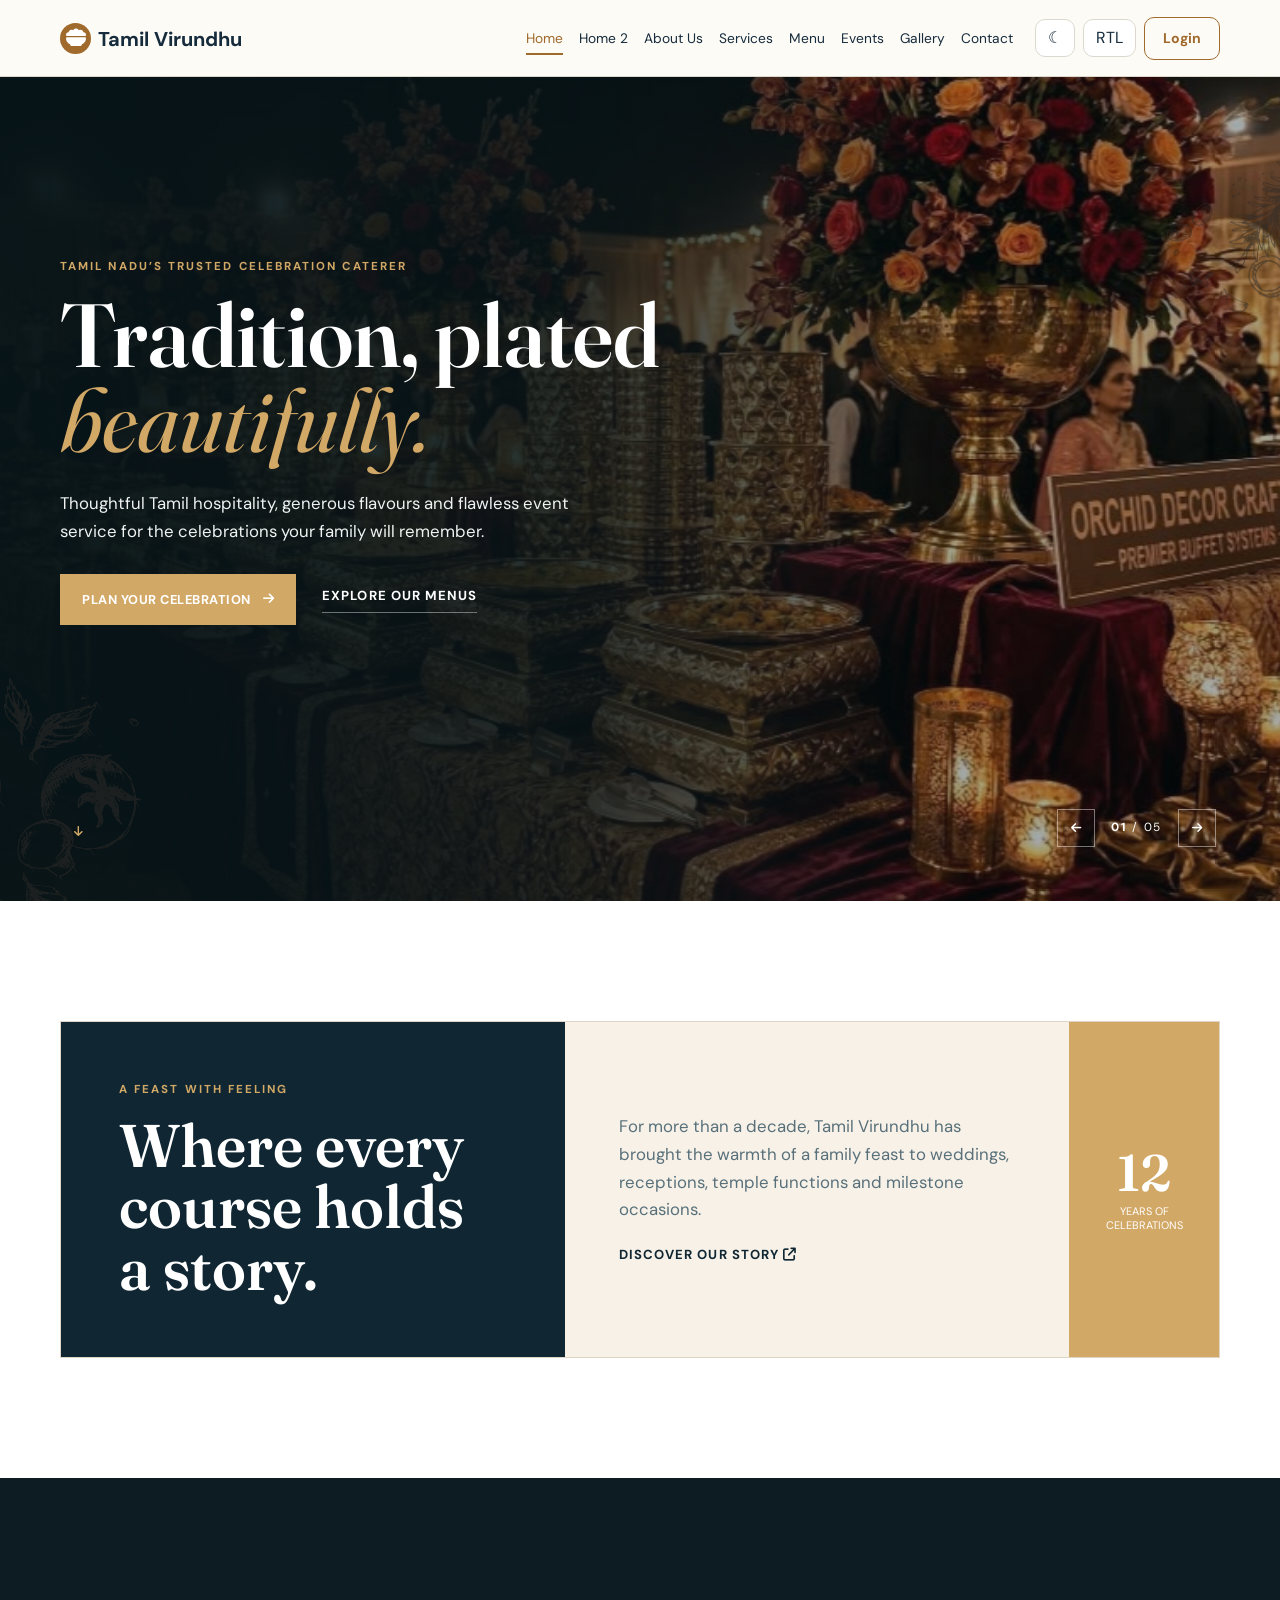
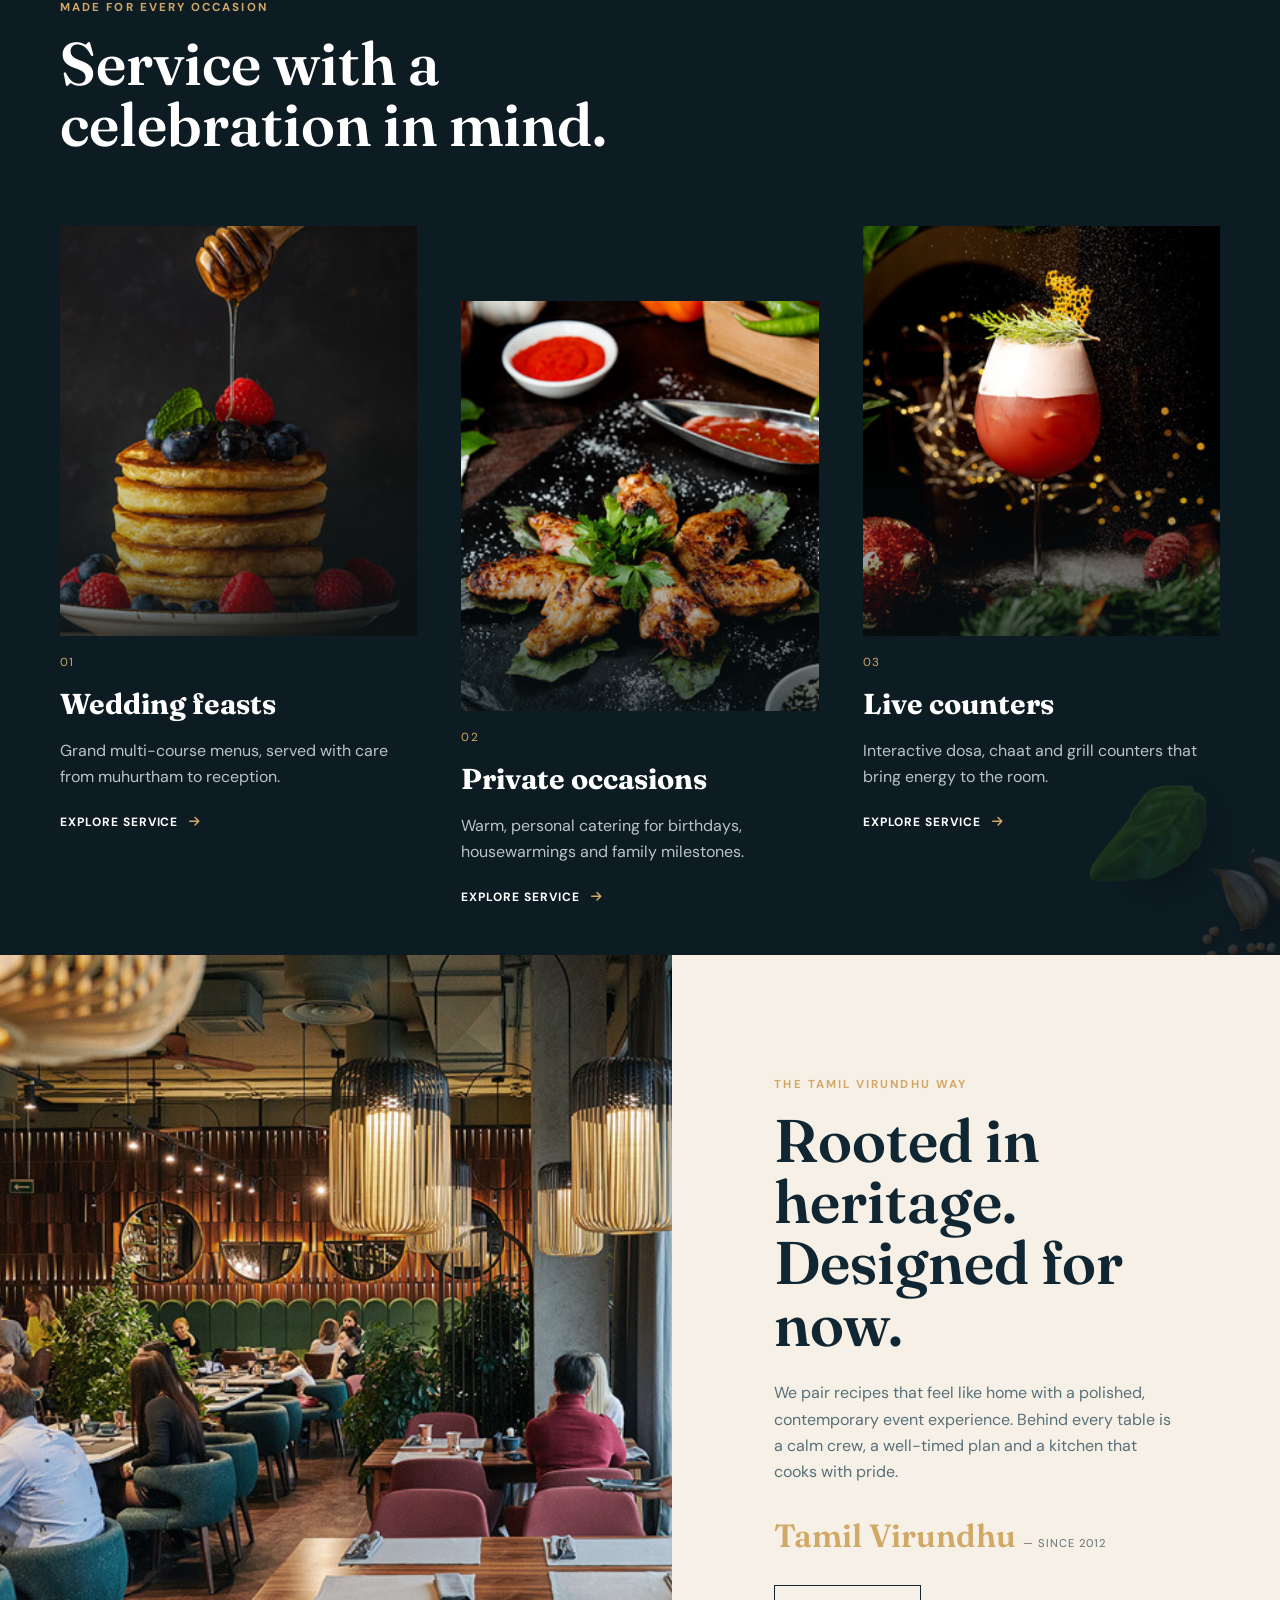
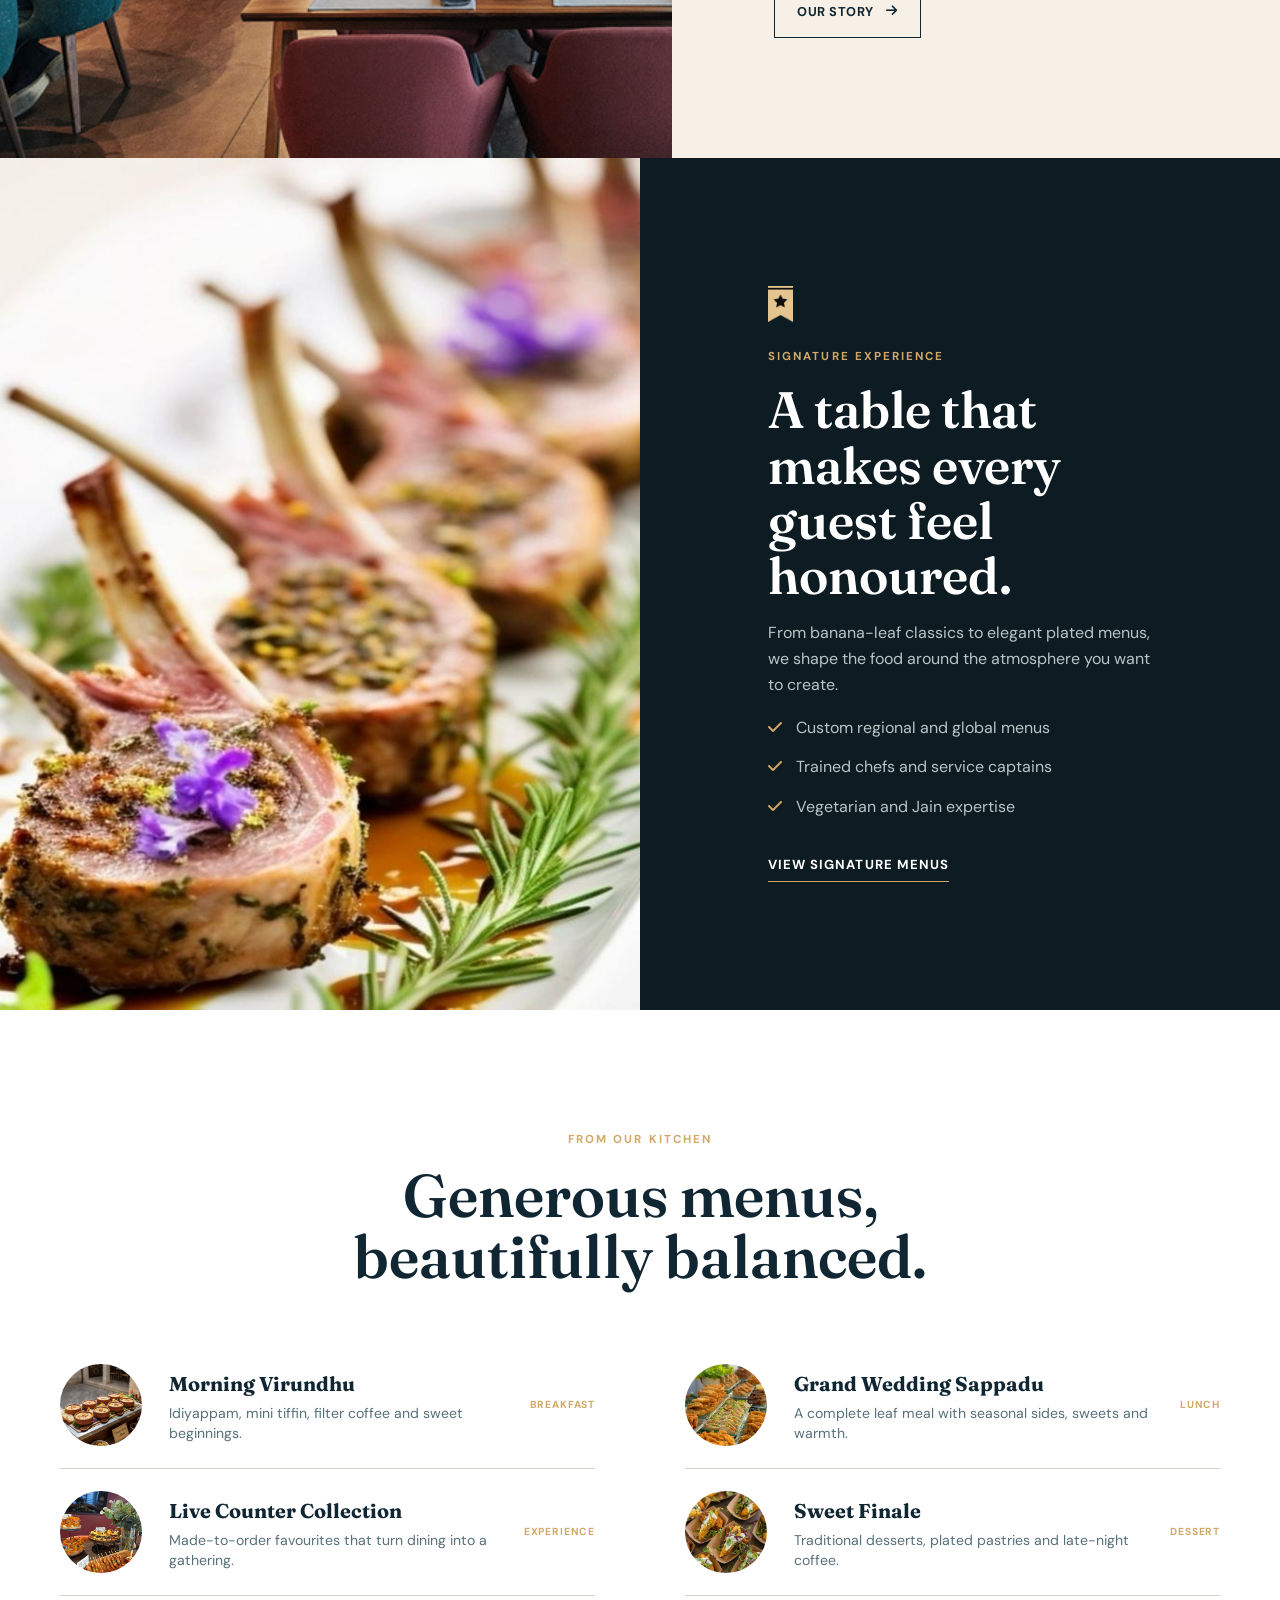
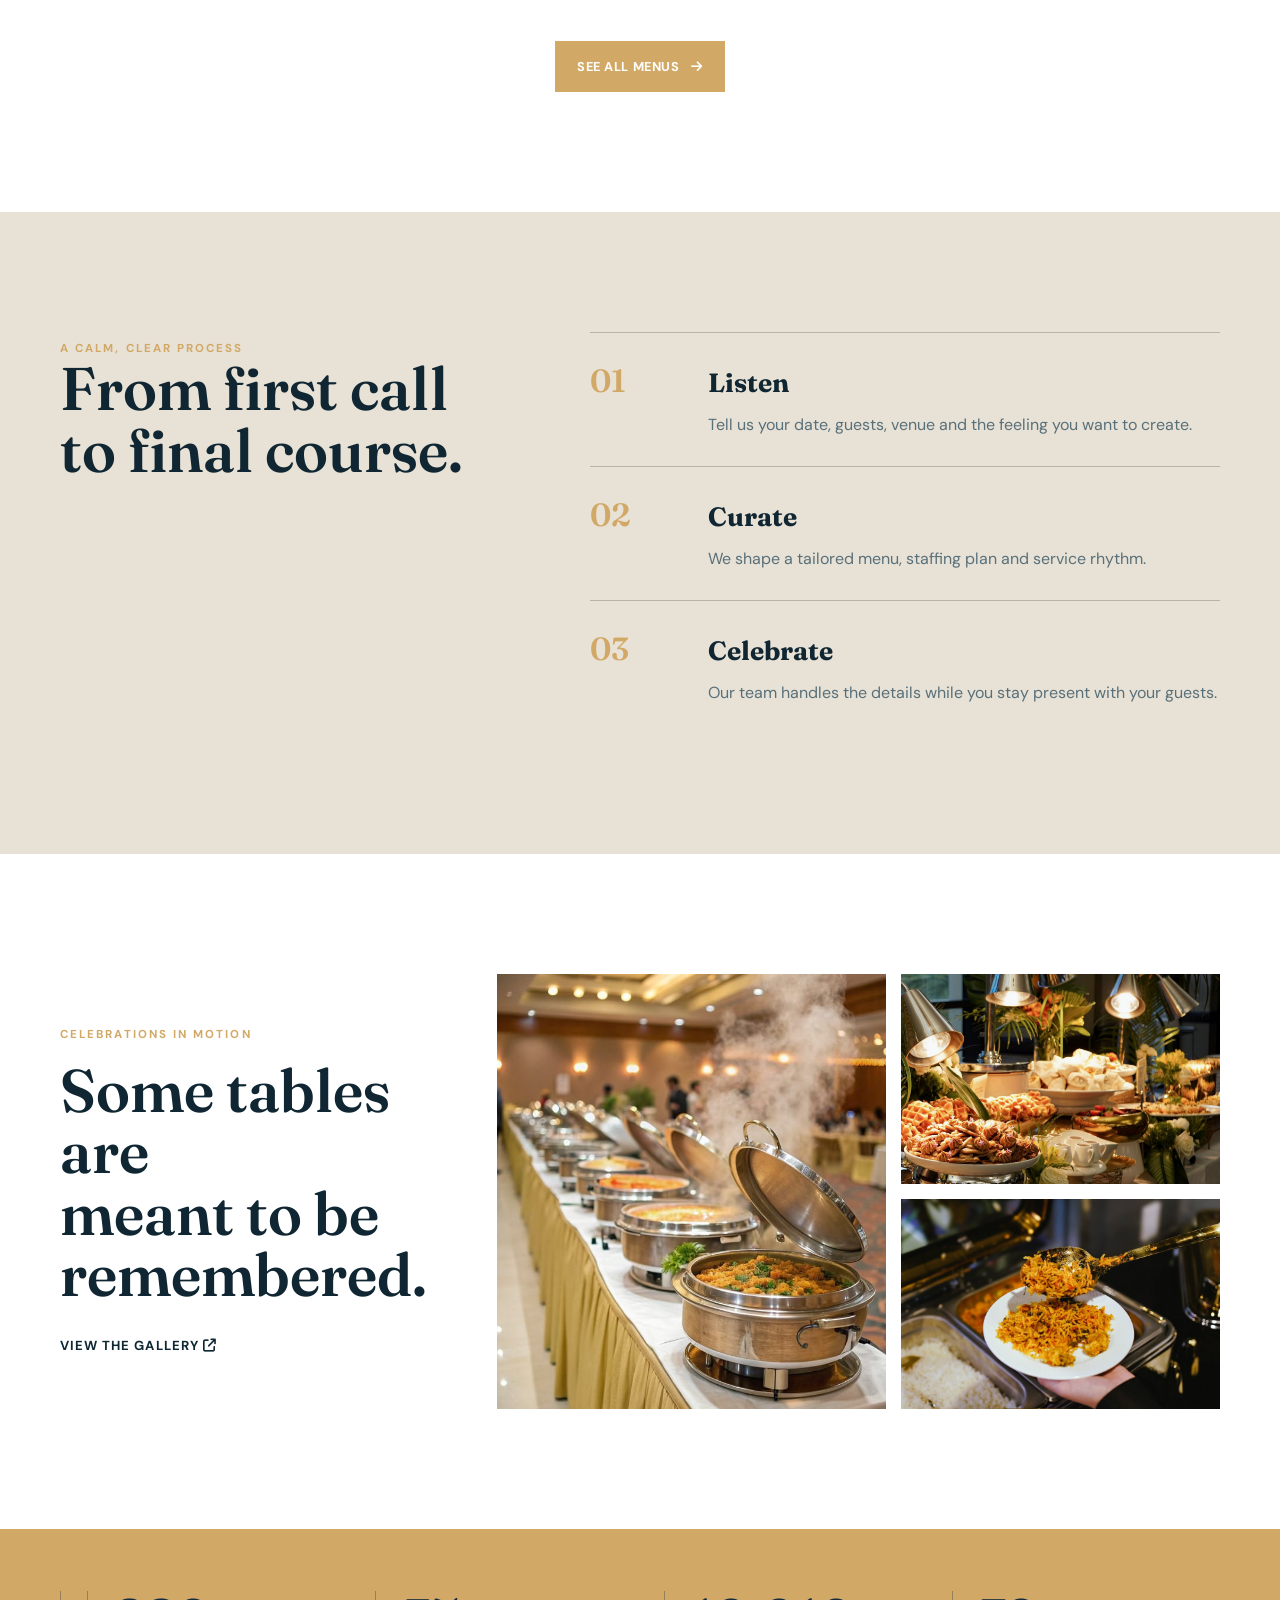
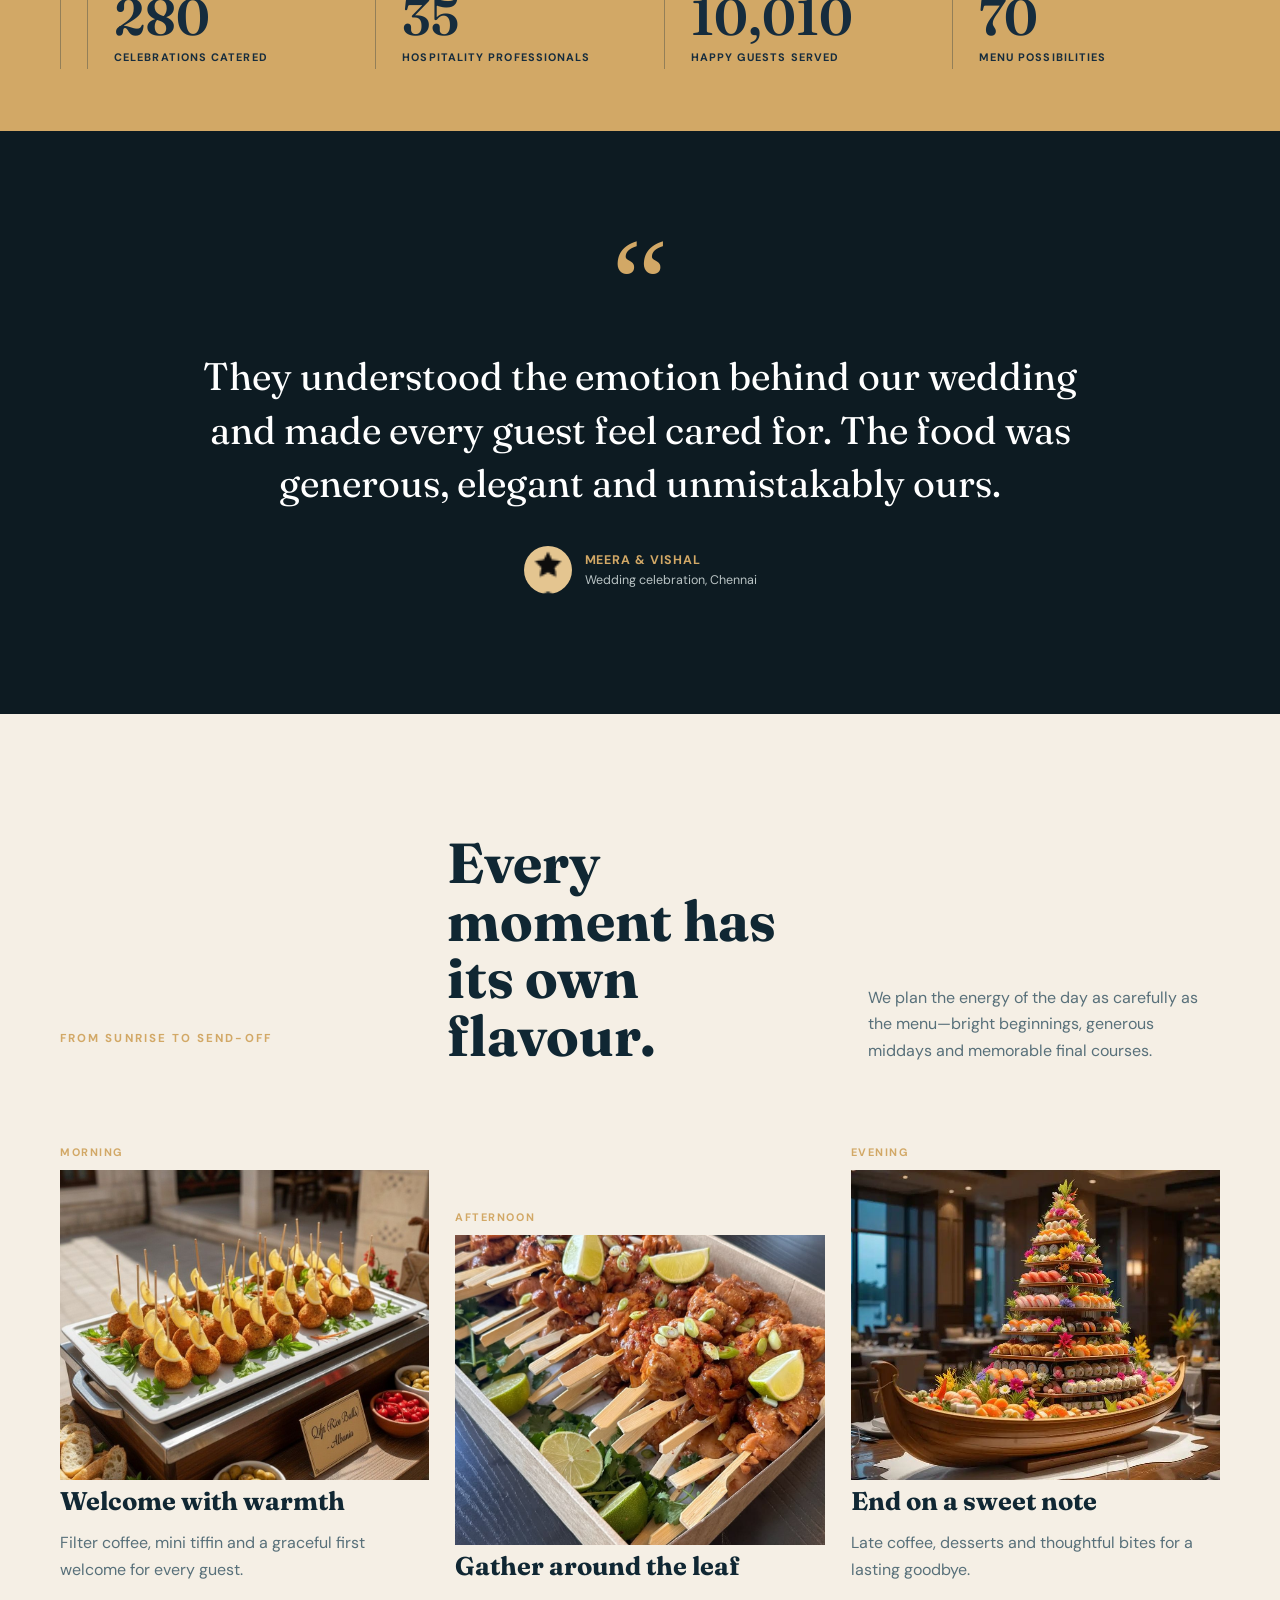
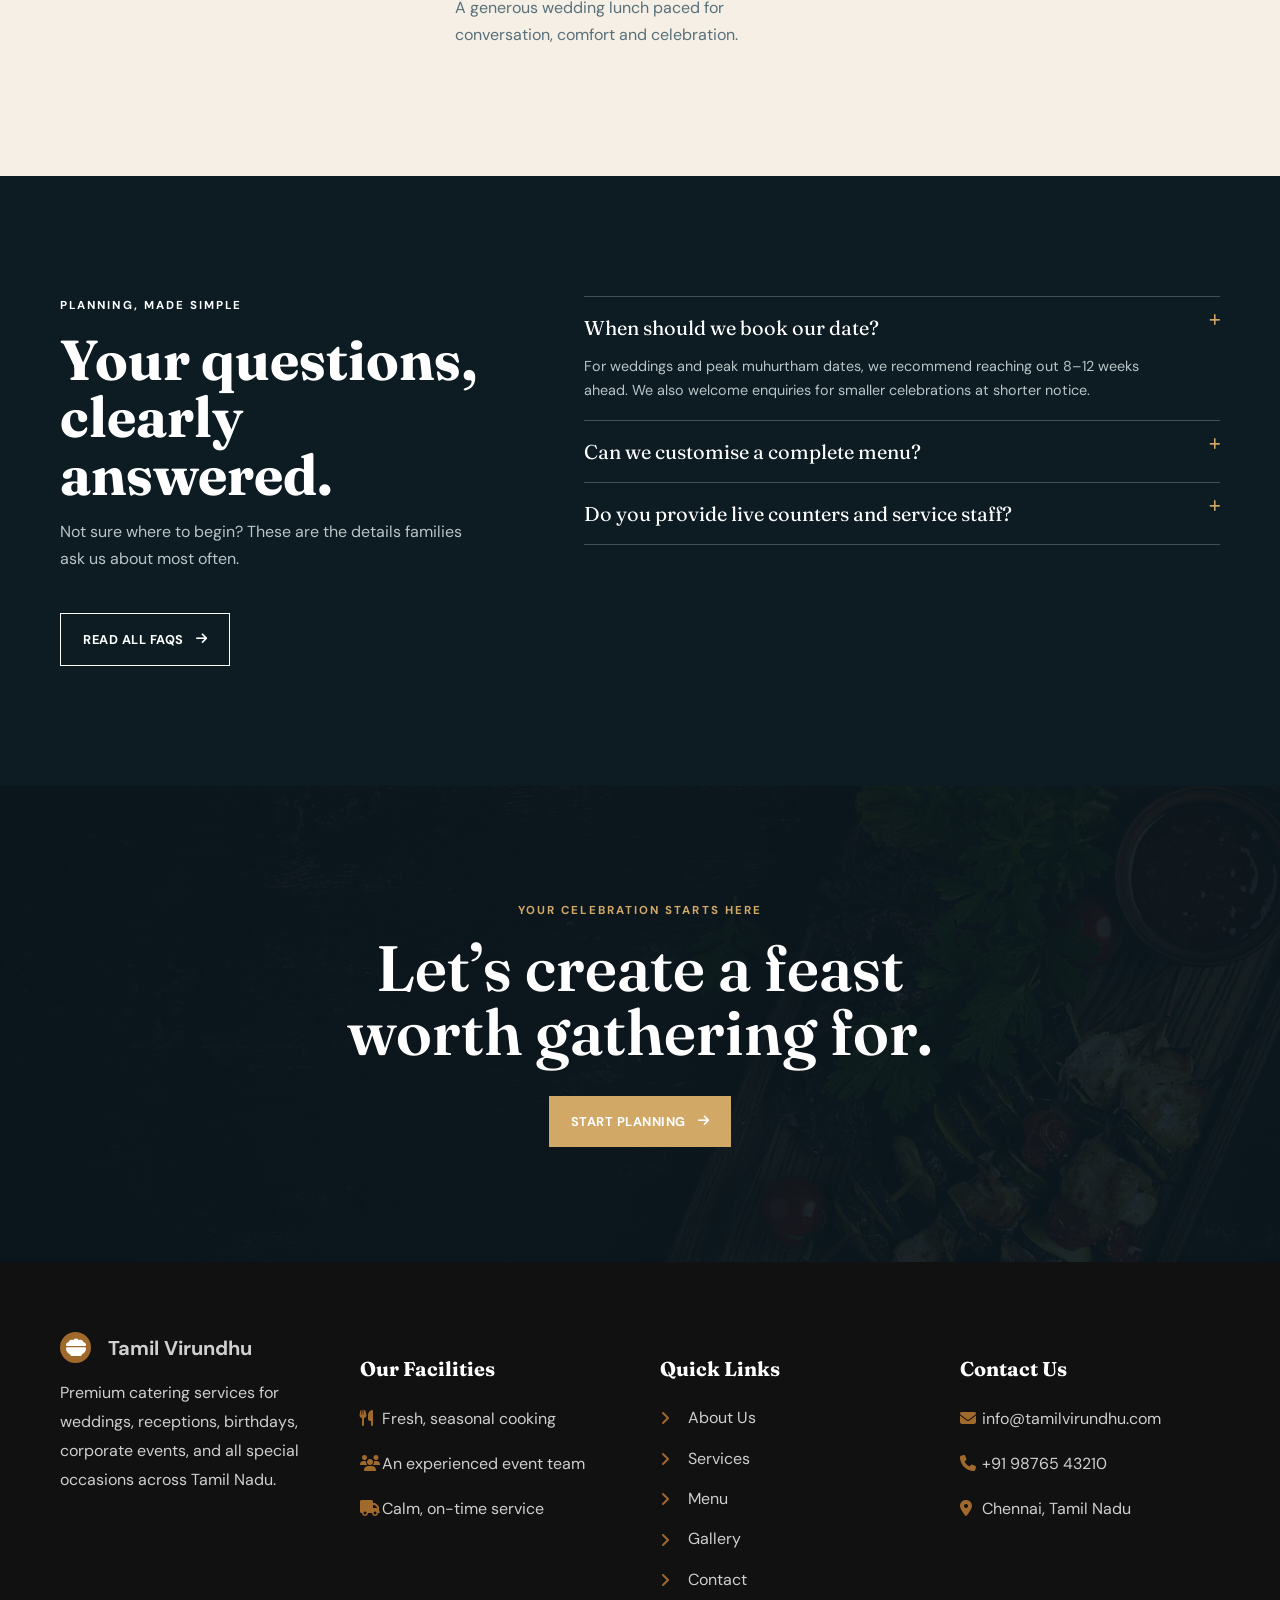
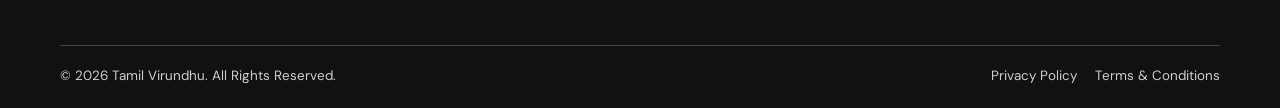
<file: index.html>
<!doctype html>
<html lang="en"><head>
    <meta charset="utf-8">
    <meta name="viewport" content="width=device-width,initial-scale=1">

    <title>Tamil Virundhu | Premium Wedding & Event Catering</title>

    <!-- Favicon -->
    <link rel="icon" type="image/svg+xml" href="assets/images/favicon.svg">
    <link rel="shortcut icon" href="assets/images/favicon.svg">

    <meta name="description" content="Tamil Virundhu creates unforgettable wedding and event catering experiences across Tamil Nadu.">

    <link rel="preconnect" href="https://fonts.googleapis.com">
    <link rel="preconnect" href="https://fonts.gstatic.com" crossorigin>

    <link href="https://fonts.googleapis.com/css2?family=DM+Sans:wght@400;500;600;700&family=Fraunces:opsz,wght@9..144,600;9..144,700&display=swap" rel="stylesheet">

    <link rel="stylesheet" href="https://cdnjs.cloudflare.com/ajax/libs/font-awesome/6.7.2/css/all.min.css">

    <link rel="stylesheet" href="assets/css/style.css">
    <link rel="stylesheet" href="assets/css/responsive.css">
</head>
<body class="page-index retreat-home"><div id="site-header"></div><main>
  <section class="retreat-hero" aria-label="Tamil Virundhu introduction">
    <div class="retreat-slide active">
      <img src="assets/images/hero/hero1.jpg" alt="Tamil wedding catering spread">
    </div><div class="retreat-slide"><img src="assets/images/hero/hero4.jpg" alt="Elegant wedding feast"></div><div class="retreat-slide"><img src="assets/images/hero/hero6.jpg" alt="Catering service at celebration"></div><div class="retreat-slide"><img src="assets/images/hero/hero8.jpg" alt="Premium event dining"></div><div class="retreat-slide"><img src="assets/images/hero/hero10.jpg" alt="Traditional Tamil food presentation"></div>
    <div class="retreat-hero-shade"></div><img class="retreat-leaf retreat-leaf-left" src="assets/images/gallery/shape-1.png" alt="" aria-hidden="true"><img class="retreat-leaf retreat-leaf-right" src="assets/images/gallery/shape-2.png" alt="" aria-hidden="true">
    <div class="wrap retreat-hero-copy"><p class="retreat-kicker">Tamil Nadu’s trusted celebration caterer</p><h1>Tradition, plated<br><em>beautifully.</em></h1><p>Thoughtful Tamil hospitality, generous flavours and flawless event service for the celebrations your family will remember.</p><div class="retreat-actions"><a class="retreat-button" href="contact.html">Plan your celebration <i class="fa-solid fa-arrow-right"></i></a><a class="retreat-text-link" href="menu.html">Explore our menus</a></div></div>
    <div class="retreat-hero-controls"><button type="button" data-hero-prev aria-label="Previous slide"><i class="fa-solid fa-arrow-left"></i></button><span><b data-hero-count>01</b> / 05</span><button type="button" data-hero-next aria-label="Next slide"><i class="fa-solid fa-arrow-right"></i></button></div><a class="retreat-scroll" href="#welcome"><i class="fa-solid fa-arrow-down"></i></a>
  </section>
  <section id="welcome" class="retreat-intro section"><div class="wrap retreat-intro-grid"><div class="retreat-intro-lead"><p class="retreat-kicker">A feast with feeling</p><h2>Where every<br>course holds a story.</h2></div><div class="retreat-intro-copy"><p>For more than a decade, Tamil Virundhu has brought the warmth of a family feast to weddings, receptions, temple functions and milestone occasions.</p><a class="retreat-arrow-link" href="about.html">Discover our story <i class="fa-solid fa-arrow-up-right-from-square"></i></a></div><div class="retreat-intro-seal"><strong>12</strong><span>years of<br>celebrations</span></div></div></section>
  <section class="retreat-services section"><img class="retreat-side-pattern" src="assets/images/gallery/shape-3.png" alt="" aria-hidden="true"><div class="wrap"><div class="retreat-heading"><p class="retreat-kicker">Made for every occasion</p><h2>Service with a<br>celebration in mind.</h2></div><div class="retreat-service-grid"><article><figure><img loading="lazy" src="assets/images/gallery/service-1.jpg" alt="Wedding catering service"></figure><span>01</span><h3>Wedding feasts</h3><p>Grand multi-course menus, served with care from muhurtham to reception.</p><a href="services.html">Explore service <i class="fa-solid fa-arrow-right"></i></a></article><article><figure><img loading="lazy" src="assets/images/gallery/service-2.jpg" alt="Private event dining"></figure><span>02</span><h3>Private occasions</h3><p>Warm, personal catering for birthdays, housewarmings and family milestones.</p><a href="services.html">Explore service <i class="fa-solid fa-arrow-right"></i></a></article><article><figure><img loading="lazy" src="assets/images/gallery/service-3.jpg" alt="Live food counter"></figure><span>03</span><h3>Live counters</h3><p>Interactive dosa, chaat and grill counters that bring energy to the room.</p><a href="services.html">Explore service <i class="fa-solid fa-arrow-right"></i></a></article></div></div></section>
  <section class="retreat-story"><div class="retreat-story-photo"><img loading="lazy" src="assets/images/gallery/about-banner.jpg" alt="Tamil Virundhu chef preparing a celebration meal"><img class="retreat-story-inset" loading="lazy" src="assets/images/gallery/about-abs-image.jpg" alt="Freshly prepared food"></div><div class="retreat-story-copy"><p class="retreat-kicker">The Tamil Virundhu way</p><h2>Rooted in heritage.<br>Designed for now.</h2><p>We pair recipes that feel like home with a polished, contemporary event experience. Behind every table is a calm crew, a well-timed plan and a kitchen that cooks with pride.</p><div class="retreat-signature">Tamil Virundhu <small>— since 2012</small></div><a class="retreat-button retreat-button-light" href="about.html">Our story <i class="fa-solid fa-arrow-right"></i></a></div></section>
  <section class="retreat-special"><div class="retreat-special-image"><img loading="lazy" src="assets/images/gallery/special-dish-banner.jpg" alt="Signature catered dish"></div><div class="retreat-special-copy"><img src="assets/images/gallery/badge-1.png" alt="" aria-hidden="true"><p class="retreat-kicker">Signature experience</p><h2>A table that makes every guest feel honoured.</h2><p>From banana-leaf classics to elegant plated menus, we shape the food around the atmosphere you want to create.</p><ul><li><i class="fa-solid fa-check"></i> Custom regional and global menus</li><li><i class="fa-solid fa-check"></i> Trained chefs and service captains</li><li><i class="fa-solid fa-check"></i> Vegetarian and Jain expertise</li></ul><a class="retreat-text-link" href="menu.html">View signature menus</a></div></section>
  <section class="retreat-menu section"><div class="wrap"><div class="retreat-heading retreat-heading-center"><p class="retreat-kicker">From our kitchen</p><h2>Generous menus,<br>beautifully balanced.</h2></div><div class="retreat-menu-list"><article><img loading="lazy" src="assets/images/menu/m1.jpg" alt="Traditional breakfast menu"><div><h3>Morning Virundhu</h3><p>Idiyappam, mini tiffin, filter coffee and sweet beginnings.</p></div><span>Breakfast</span></article><article><img loading="lazy" src="assets/images/menu/m6.jpg" alt="Tamil wedding lunch"><div><h3>Grand Wedding Sappadu</h3><p>A complete leaf meal with seasonal sides, sweets and warmth.</p></div><span>Lunch</span></article><article><img loading="lazy" src="assets/images/menu/m12.jpg" alt="Live counter menu"><div><h3>Live Counter Collection</h3><p>Made-to-order favourites that turn dining into a gathering.</p></div><span>Experience</span></article><article><img loading="lazy" src="assets/images/menu/m18.jpg" alt="Dessert menu"><div><h3>Sweet Finale</h3><p>Traditional desserts, plated pastries and late-night coffee.</p></div><span>Dessert</span></article></div><a class="retreat-button retreat-menu-button" href="menu.html">See all menus <i class="fa-solid fa-arrow-right"></i></a></div></section>
  <section class="retreat-process section"><div class="wrap"><div class="retreat-process-title"><p class="retreat-kicker">A calm, clear process</p><h2>From first call<br>to final course.</h2></div><ol><li><b>01</b><div><h3>Listen</h3><p>Tell us your date, guests, venue and the feeling you want to create.</p></div></li><li><b>02</b><div><h3>Curate</h3><p>We shape a tailored menu, staffing plan and service rhythm.</p></div></li><li><b>03</b><div><h3>Celebrate</h3><p>Our team handles the details while you stay present with your guests.</p></div></li></ol></div></section>
  <section class="retreat-gallery section"><div class="wrap"><div class="retreat-gallery-title"><p class="retreat-kicker">Celebrations in motion</p><h2>Some tables are<br>meant to be remembered.</h2><a class="retreat-arrow-link" href="gallery.html">View the gallery <i class="fa-solid fa-arrow-up-right-from-square"></i></a></div><div class="retreat-gallery-grid"><img loading="lazy" src="assets/images/gallery/g1.jpg" alt="Wedding dining scene"><img loading="lazy" src="assets/images/gallery/g4.jpg" alt="Catered celebration"><img loading="lazy" src="assets/images/gallery/g8.jpg" alt="Food styling"></div></div></section>
  <section class="retreat-proof"><div class="wrap"><div><strong data-count="500">500</strong><span>celebrations catered</span></div><div><strong data-count="50">50</strong><span>hospitality professionals</span></div><div><strong data-count="20000">20,000</strong><span>happy guests served</span></div><div><strong data-count="100">100</strong><span>menu possibilities</span></div></div></section>
  <section class="retreat-testimonial section"><div class="wrap"><p class="retreat-quote-mark">“</p><blockquote>They understood the emotion behind our wedding and made every guest feel cared for. The food was generous, elegant and unmistakably ours.</blockquote><div class="retreat-guest"><img loading="lazy" src="assets/images/gallery/badge-1.png" alt="Client portrait"><div><strong>Meera &amp; Vishal</strong><span>Wedding celebration, Chennai</span></div></div></div></section>
  <section class="retreat-daypart section"><div class="wrap"><div class="retreat-daypart-head"><p class="retreat-kicker">From sunrise to send-off</p><h2>Every moment has<br>its own flavour.</h2><p>We plan the energy of the day as carefully as the menu—bright beginnings, generous middays and memorable final courses.</p></div><div class="retreat-daypart-track"><article><span>Morning</span><img loading="lazy" src="assets/images/menu/m2.jpg" alt="Traditional Tamil breakfast"><h3>Welcome with warmth</h3><p>Filter coffee, mini tiffin and a graceful first welcome for every guest.</p></article><article><span>Afternoon</span><img loading="lazy" src="assets/images/menu/m9.jpg" alt="Traditional lunch feast"><h3>Gather around the leaf</h3><p>A generous wedding lunch paced for conversation, comfort and celebration.</p></article><article><span>Evening</span><img loading="lazy" src="assets/images/menu/m16.jpg" alt="Evening dessert service"><h3>End on a sweet note</h3><p>Late coffee, desserts and thoughtful bites for a lasting goodbye.</p></article></div></div></section>
  
  <section class="retreat-faq section"><div class="wrap"><div><p class="retreat-kicker">Planning, made simple</p><h2>Your questions,<br>clearly answered.</h2><p>Not sure where to begin? These are the details families ask us about most often.</p><a class="retreat-button retreat-button-light" href="faq.html">Read all FAQs <i class="fa-solid fa-arrow-right"></i></a></div><div class="retreat-accordions"><details open><summary>When should we book our date?<i class="fa-solid fa-plus"></i></summary><p>For weddings and peak muhurtham dates, we recommend reaching out 8–12 weeks ahead. We also welcome enquiries for smaller celebrations at shorter notice.</p></details><details><summary>Can we customise a complete menu?<i class="fa-solid fa-plus"></i></summary><p>Yes. Your menu is shaped around the event style, guest profile, family favourites and dietary requirements.</p></details><details><summary>Do you provide live counters and service staff?<i class="fa-solid fa-plus"></i></summary><p>Yes. We can provide chefs, live counters, service captains, trained floor staff and a complete event food plan.</p></details></div></div></section>
  <section class="retreat-cta"><div class="wrap"><p class="retreat-kicker">Your celebration starts here</p><h2>Let’s create a feast<br>worth gathering for.</h2><a class="retreat-button" href="contact.html">Start planning <i class="fa-solid fa-arrow-right"></i></a></div></section>
</main><div id="site-footer"></div><script src="assets/js/script.js"></script><script>
  (async()=>{const load=async(id,file)=>{const slot=document.querySelector(id);if(!slot)return;try{const r=await fetch(file);if(!r.ok)throw Error();slot.innerHTML=await r.text();}catch{slot.remove();}};await Promise.all([load('#site-header','components/header.html'),load('#site-footer','components/footer.html')]);const toggle=document.querySelector('#menuToggle');toggle?.addEventListener('click',()=>document.body.classList.toggle('nav-open'));document.querySelectorAll('.links a').forEach(a=>a.classList.toggle('active',a.getAttribute('href')==='index.html'));window.initSitePreferences();const slides=[...document.querySelectorAll('.retreat-slide')];let current=0;const go=step=>{slides[current].classList.remove('active');current=(current+step+slides.length)%slides.length;slides[current].classList.add('active');document.querySelector('[data-hero-count]').textContent=String(current+1).padStart(2,'0');};document.querySelector('[data-hero-next]')?.addEventListener('click',()=>go(1));document.querySelector('[data-hero-prev]')?.addEventListener('click',()=>go(-1));setInterval(()=>go(1),6500);const countObserver=new IntersectionObserver(entries=>entries.forEach(e=>{if(!e.isIntersecting)return;const el=e.target,total=Number(el.dataset.count);let n=0;const tick=()=>{n=Math.min(total,n+Math.ceil(total/70));el.textContent=n.toLocaleString();if(n<total)requestAnimationFrame(tick);};tick();countObserver.unobserve(el);}),{threshold:.65});document.querySelectorAll('[data-count]').forEach(el=>countObserver.observe(el));})();
</script></body></html>
</file>
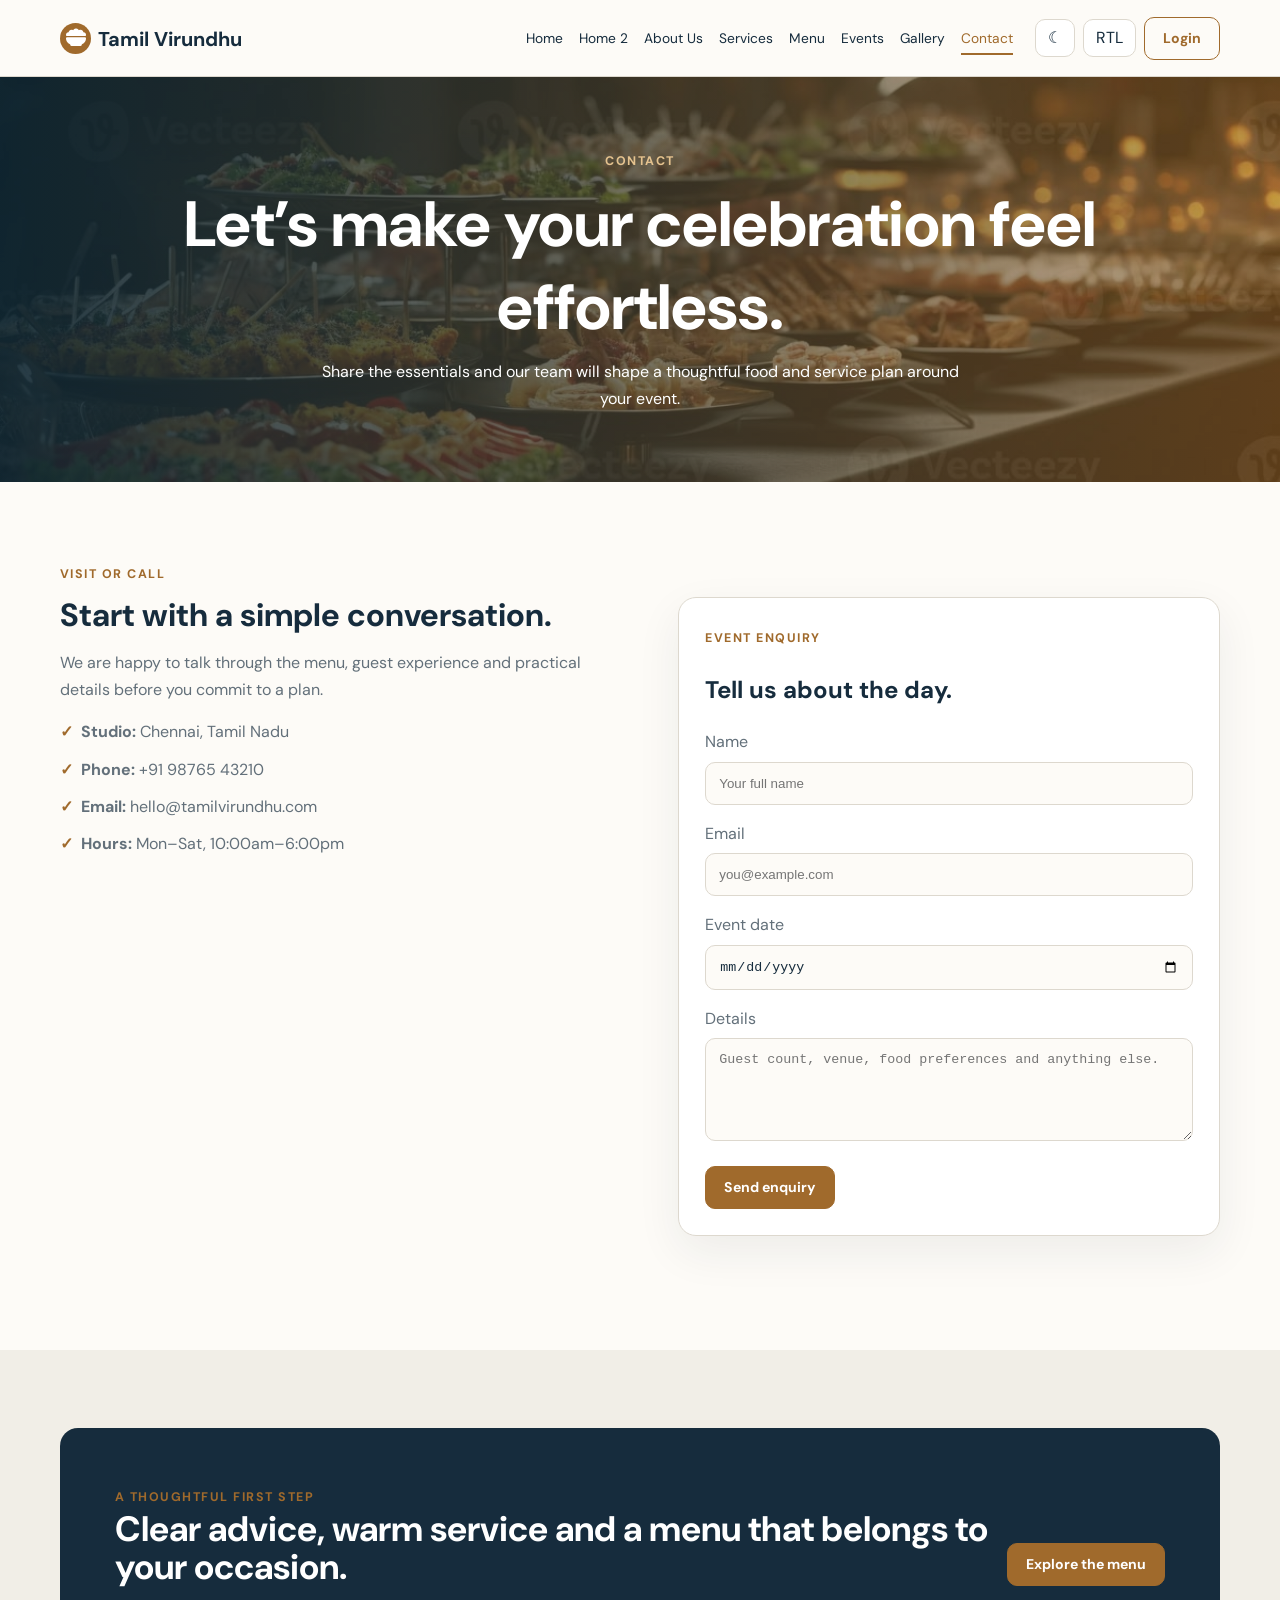
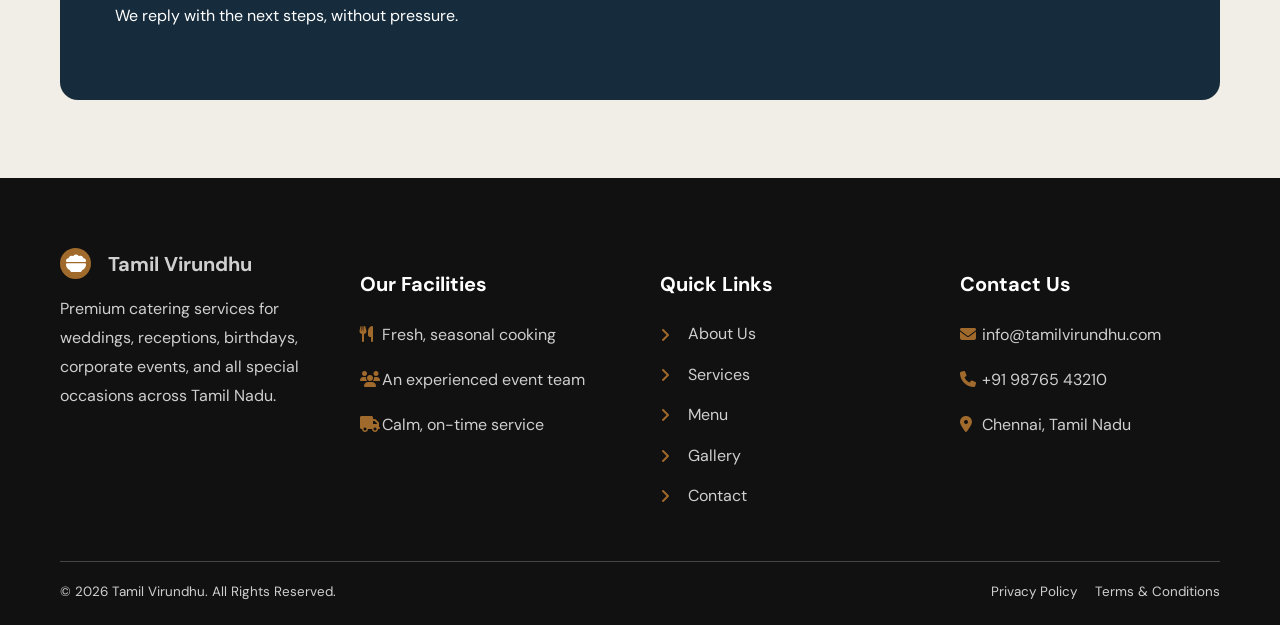
<file: contact.html>
<!doctype html>
<html lang="en"><head><meta charset="utf-8"><meta name="viewport" content="width=device-width, initial-scale=1"><title>Contact | Tamil Virundhu</title><meta name="description" content="Contact Tamil Virundhu to plan your catering event."><link rel="preconnect" href="https://fonts.googleapis.com"><link rel="preconnect" href="https://fonts.gstatic.com" crossorigin><link href="https://fonts.googleapis.com/css2?family=DM+Sans:wght@400;500;600;700&display=swap" rel="stylesheet"><link rel="stylesheet" href="https://cdnjs.cloudflare.com/ajax/libs/font-awesome/6.7.2/css/all.min.css"><link rel="stylesheet" href="assets/css/style.css"><link rel="stylesheet" href="assets/css/responsive.css"></head>
<body><div id="site-header"></div><main><section class="page-hero"><div class="wrap"><span class="eyebrow">Contact</span><h1>Let’s make your celebration feel effortless.</h1><p>Share the essentials and our team will shape a thoughtful food and service plan around your event.</p></div></section>
<section class="section"><div class="wrap split"><div><span class="eyebrow">Visit or call</span><h2 class="section-title">Start with a simple conversation.</h2><p>We are happy to talk through the menu, guest experience and practical details before you commit to a plan.</p><ul class="list"><li><strong>Studio:</strong> Chennai, Tamil Nadu</li><li><strong>Phone:</strong> +91 98765 43210</li><li><strong>Email:</strong> hello@tamilvirundhu.com</li><li><strong>Hours:</strong> Mon–Sat, 10:00am–6:00pm</li></ul><iframe class="map-frame" title="Tamil Virundhu location in Chennai" src="https://www.google.com/maps?q=Chennai%20Tamil%20Nadu&output=embed" loading="lazy"></iframe></div><form class="form-card card"><span class="eyebrow">Event enquiry</span><h2>Tell us about the day.</h2><label>Name<input class="field" name="name" required placeholder="Your full name"></label><label>Email<input class="field" name="email" type="email" required placeholder="you@example.com"></label><label>Event date<input class="field" name="date" type="date"></label><label>Details<textarea class="field" name="details" rows="5" placeholder="Guest count, venue, food preferences and anything else."></textarea></label><button class="button primary" type="submit">Send enquiry</button></form></div></section>
<section class="section alt"><div class="wrap cta"><div><span class="eyebrow">A thoughtful first step</span><h2>Clear advice, warm service and a menu that belongs to your occasion.</h2><p>We reply with the next steps, without pressure.</p></div><a class="button primary" href="menu.html">Explore the menu</a></div></section></main><div id="site-footer"></div><script src="assets/js/script.js"></script><script>
  (async () => { const load=async(id,file)=>{const slot=document.querySelector(id);if(!slot)return;try{const response=await fetch(file);if(!response.ok)throw new Error();slot.innerHTML=await response.text();}catch{slot.remove();}};await Promise.all([load('#site-header','components/header.html'),load('#site-footer','components/footer.html')]);const button=document.querySelector('#menuToggle');button?.addEventListener('click',()=>{const open=document.body.classList.toggle('nav-open');button.setAttribute('aria-expanded',open);});document.querySelectorAll('.links a').forEach(link=>{if(link.getAttribute('href')==='contact.html'){link.classList.add('active');link.setAttribute('aria-current','page');}});window.initSitePreferences();})();
</script></body></html>
</file>
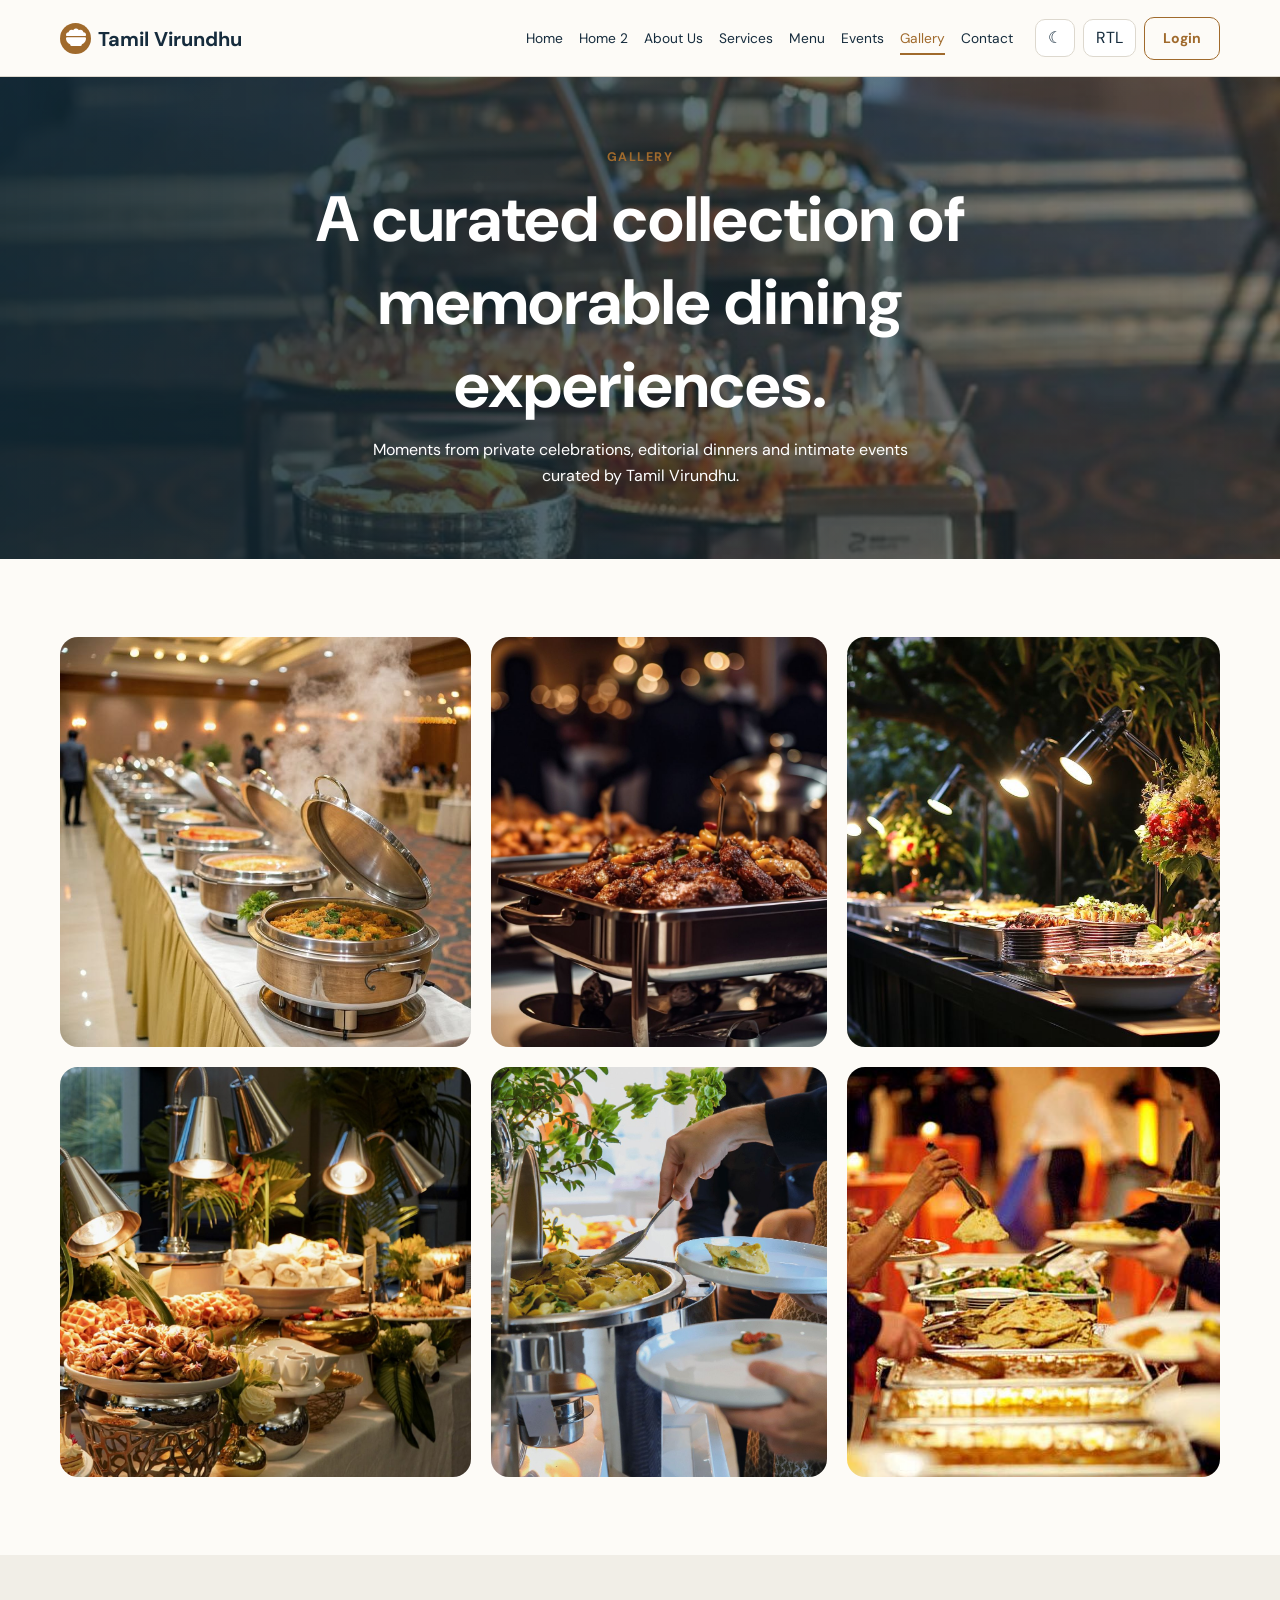
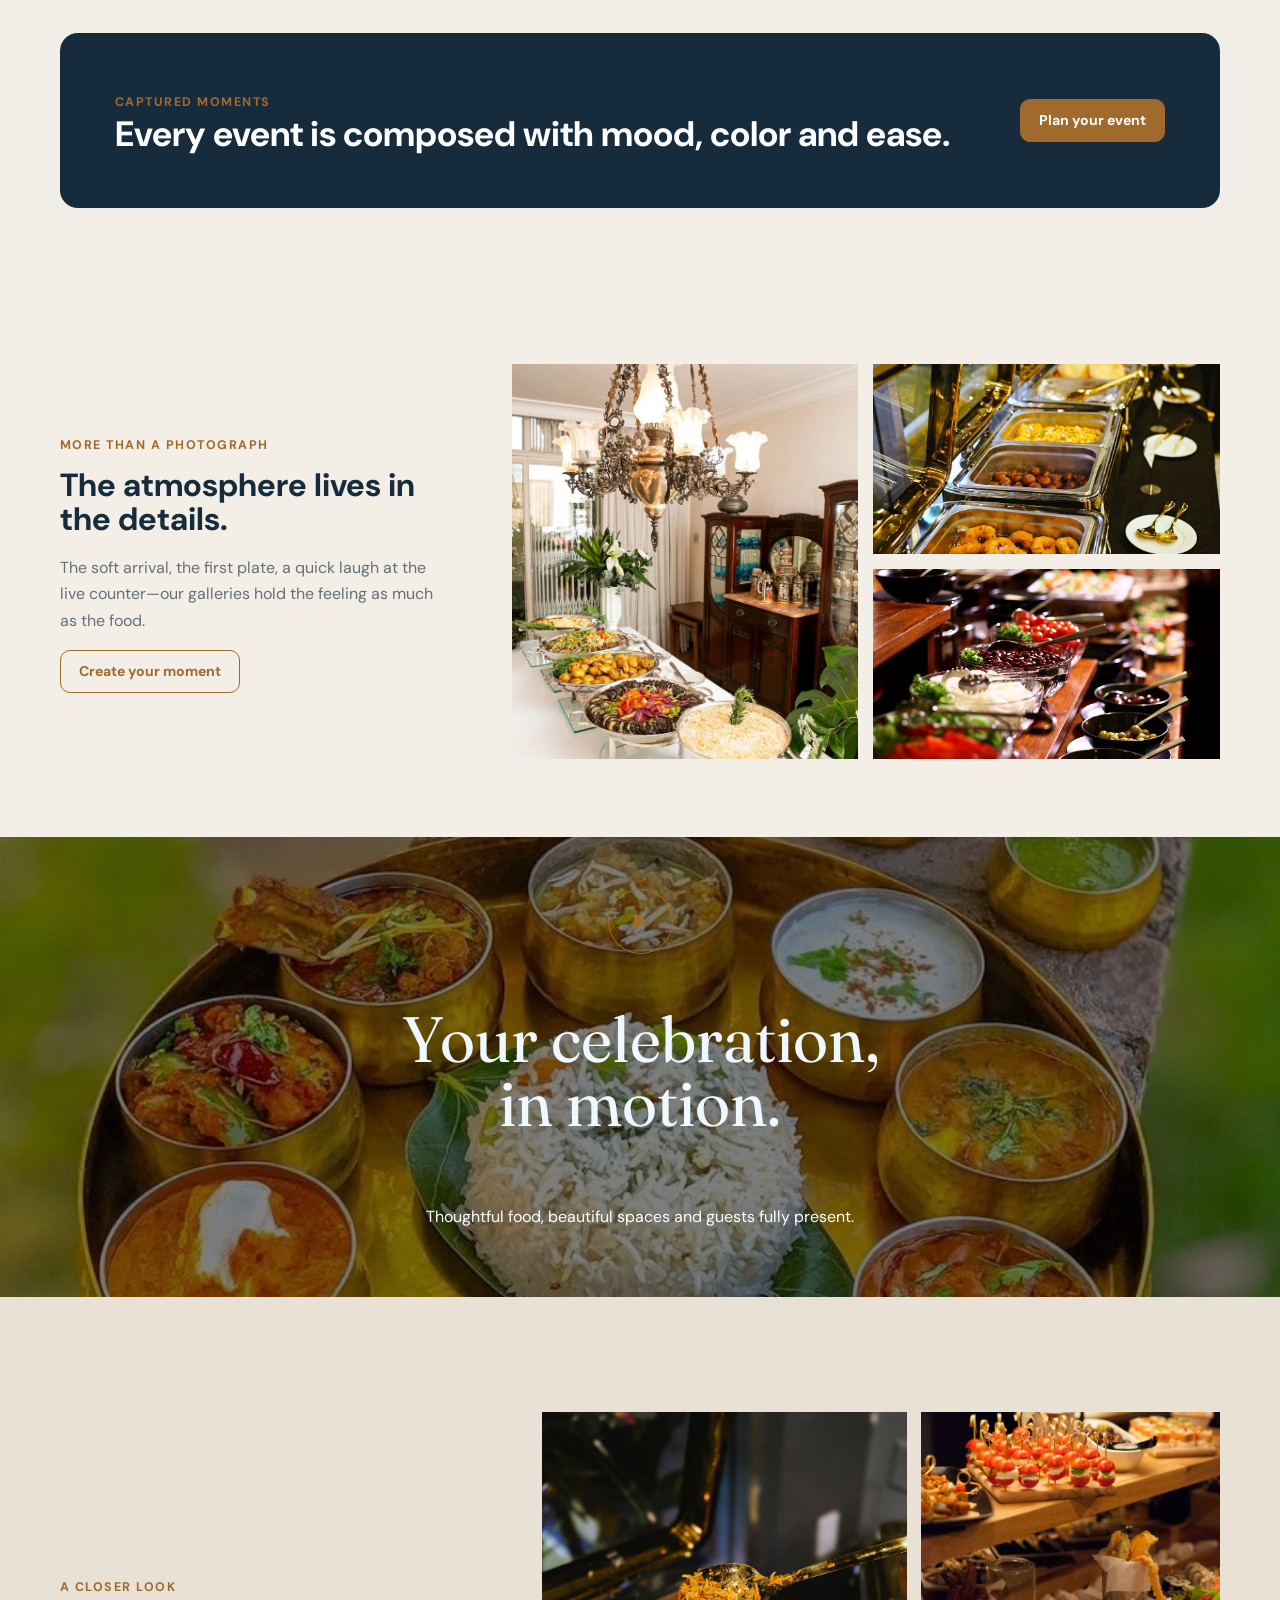
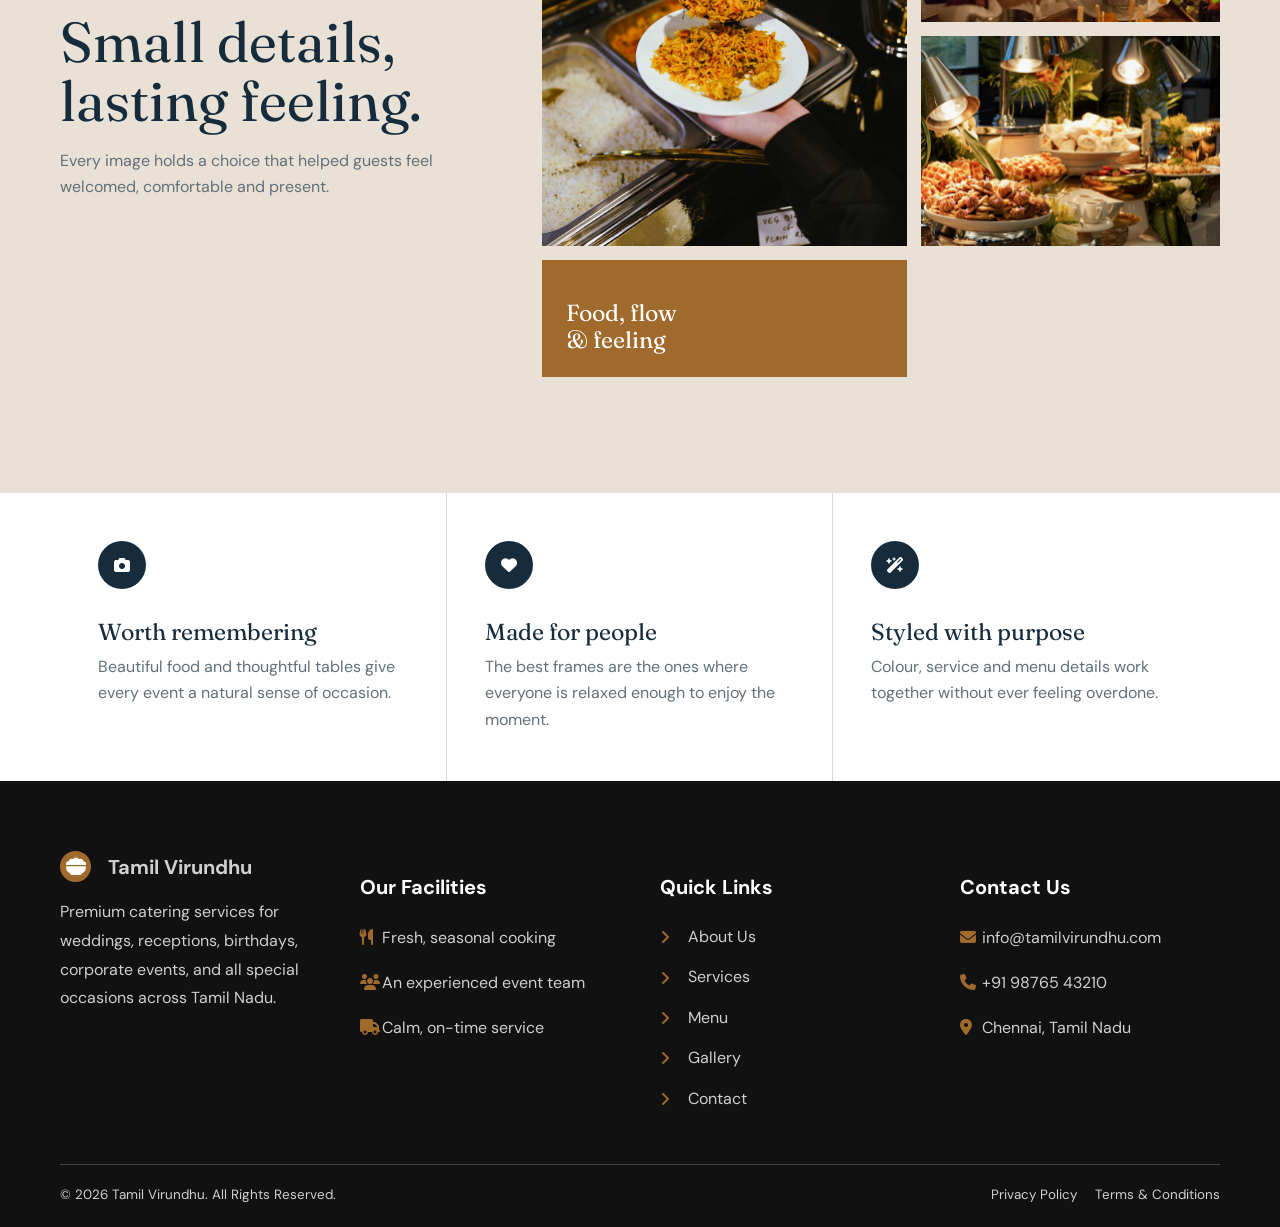
<file: gallery.html>
<!doctype html>
<html lang="en">
<head>
  <meta charset="utf-8">
  <meta name="viewport" content="width=device-width, initial-scale=1">
  <title>Gallery | Tamil Virundhu</title><meta name="description" content="A gallery of past events and catering moments from Tamil Virundhu.">
  <link rel="preconnect" href="https://fonts.googleapis.com">
  <link rel="preconnect" href="https://fonts.gstatic.com" crossorigin>
  <link href="https://fonts.googleapis.com/css2?family=DM+Sans:wght@400;500;600;700&family=Fraunces:opsz,wght@9..144,600;9..144,700&display=swap" rel="stylesheet">
  <link rel="stylesheet" href="https://cdnjs.cloudflare.com/ajax/libs/font-awesome/6.7.2/css/all.min.css">
  <link rel="stylesheet" href="assets/css/style.css">
  <link rel="stylesheet" href="assets/css/responsive.css">
</head>
<body class="page-gallery">
<div id='site-header'></div><main>
  <section class="page-hero">
    <div class="wrap">
      <span class="eyebrow">Gallery</span>
      <h1>A curated collection of<br>memorable dining experiences.</h1>
      <p>Moments from private celebrations, editorial dinners and intimate events curated by Tamil Virundhu.</p>
    </div>
  </section>
  <section class="section">
    <div class="wrap grid three">
      <img class="split-image" src="assets/images/gallery/g1.jpg" alt="Catering moment">
      <img class="split-image" src="assets/images/gallery/g2.jpg" alt="Plated dining detail">
      <img class="split-image" src="assets/images/gallery/g3.jpg" alt="Event table scene">
      <img class="split-image" src="assets/images/gallery/g4.jpg" alt="Table styling detail">
      <img class="split-image" src="assets/images/gallery/g5.jpg" alt="Chef plated dish">
      <img class="split-image" src="assets/images/gallery/g6.jpg" alt="Guests enjoying event">
    </div>
  </section>
  <section class="section alt">
    <div class="wrap cta">
      <div>
        <span class="eyebrow">Captured moments</span>
        <h2>Every event is composed with mood, color and ease.</h2>
      </div>
      <a class="button primary" href="contact.html">Plan your event</a>
    </div>
  </section>
  <section class="gallery-feature section"><div class="wrap"><div><span class="eyebrow">More than a photograph</span><h2 class="section-title">The atmosphere lives in the details.</h2><p>The soft arrival, the first plate, a quick laugh at the live counter—our galleries hold the feeling as much as the food.</p><a class="button secondary" href="contact.html">Create your moment</a></div><div class="gallery-feature-grid"><img loading="lazy" src="assets/images/gallery/g7.jpg" alt="Styled event table"><img loading="lazy" src="assets/images/gallery/g9.jpg" alt="Catering presentation"><img loading="lazy" src="assets/images/gallery/g12.jpg" alt="Celebration dining"></div></div></section><section class="gallery-video-section"><img loading="lazy" src="assets/images/gallery/event-1.jpg" alt="Tamil Virundhu event scene"><div><i class="fa-solid fa-play"></i><h2 style="color:aliceblue;">Your celebration,<br>in motion.</h2><p>Thoughtful food, beautiful spaces and guests fully present.</p></div></section>
  <section class="gallery-editorial gallery-reveal"><div class="wrap"><div class="gallery-editorial-title"><span class="eyebrow">A closer look</span><h2>Small details, lasting feeling.</h2><p>Every image holds a choice that helped guests feel welcomed, comfortable and present.</p></div><div class="gallery-editorial-mosaic"><img loading="lazy" src="assets/images/gallery/g8.jpg" alt="Event floral and table detail"><img loading="lazy" src="assets/images/gallery/g11.jpg" alt="Chef preparing a dish"><img loading="lazy" src="assets/images/gallery/g4.jpg" alt="Celebration food presentation"><div><i class="fa-solid fa-sparkles"></i><span>Food, flow<br>&amp; feeling</span></div></div></div></section>
  <section class="gallery-principles gallery-reveal"><div class="wrap"><article><i class="fa-solid fa-camera"></i><h3>Worth remembering</h3><p>Beautiful food and thoughtful tables give every event a natural sense of occasion.</p></article><article><i class="fa-solid fa-heart"></i><h3>Made for people</h3><p>The best frames are the ones where everyone is relaxed enough to enjoy the moment.</p></article><article><i class="fa-solid fa-wand-magic-sparkles"></i><h3>Styled with purpose</h3><p>Colour, service and menu details work together without ever feeling overdone.</p></article></div></section>
</main><div id='site-footer'></div>
<script src="assets/js/script.js"></script><script>
  (async () => { const load=async(id,file)=>{const slot=document.querySelector(id);if(!slot)return;try{const response=await fetch(file);if(!response.ok)throw new Error();slot.innerHTML=await response.text();}catch{slot.remove();}};await Promise.all([load('#site-header','components/header.html'),load('#site-footer','components/footer.html')]);const button=document.querySelector('#menuToggle');button?.addEventListener('click',()=>{const open=document.body.classList.toggle('nav-open');button.setAttribute('aria-expanded',open);});const page=location.pathname.split('/').pop()||'index.html';document.querySelectorAll('.links a').forEach(link=>{if(link.getAttribute('href')===page){link.classList.add('active');link.setAttribute('aria-current','page');}});window.initSitePreferences();const observer=new IntersectionObserver(entries=>entries.forEach(entry=>{if(entry.isIntersecting){entry.target.classList.add('is-visible');observer.unobserve(entry.target);}}),{threshold:.18});document.querySelectorAll('.gallery-reveal').forEach(section=>observer.observe(section));})();
</script>
</body>
</html>
</file>
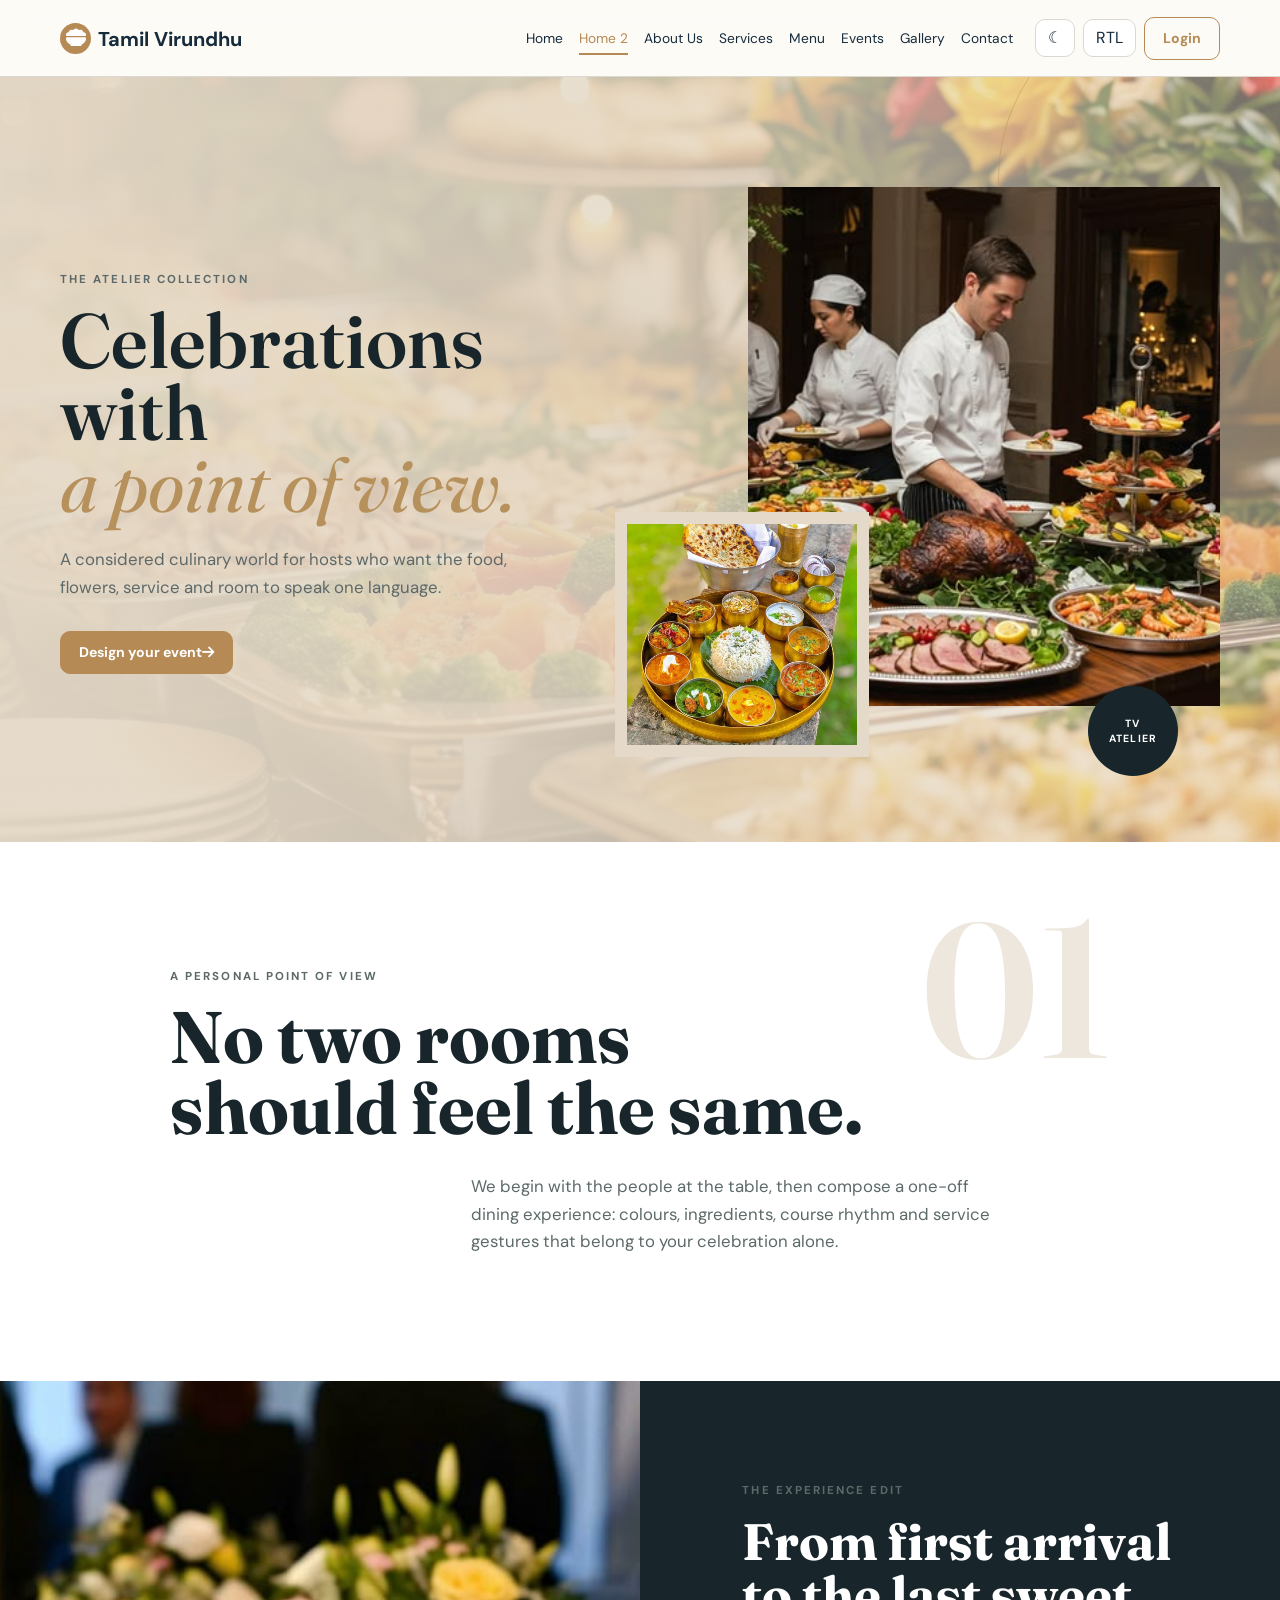
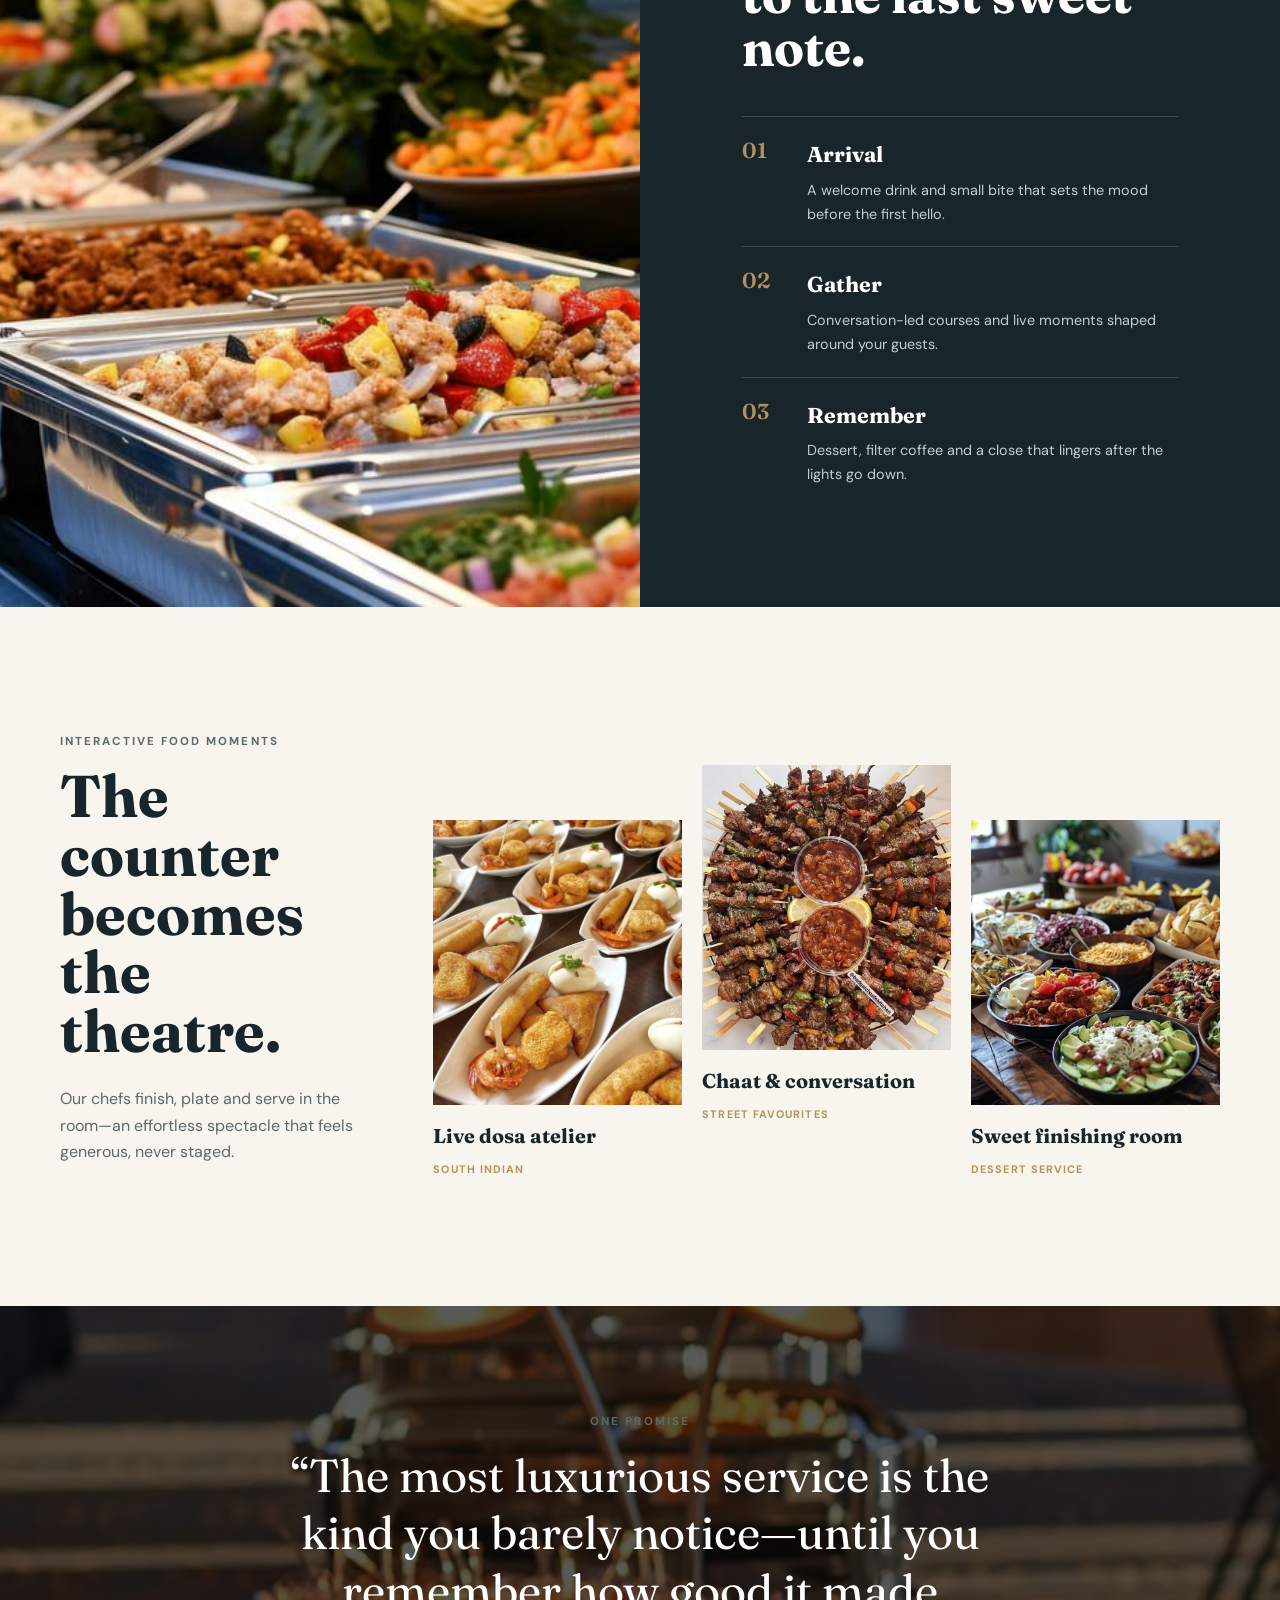
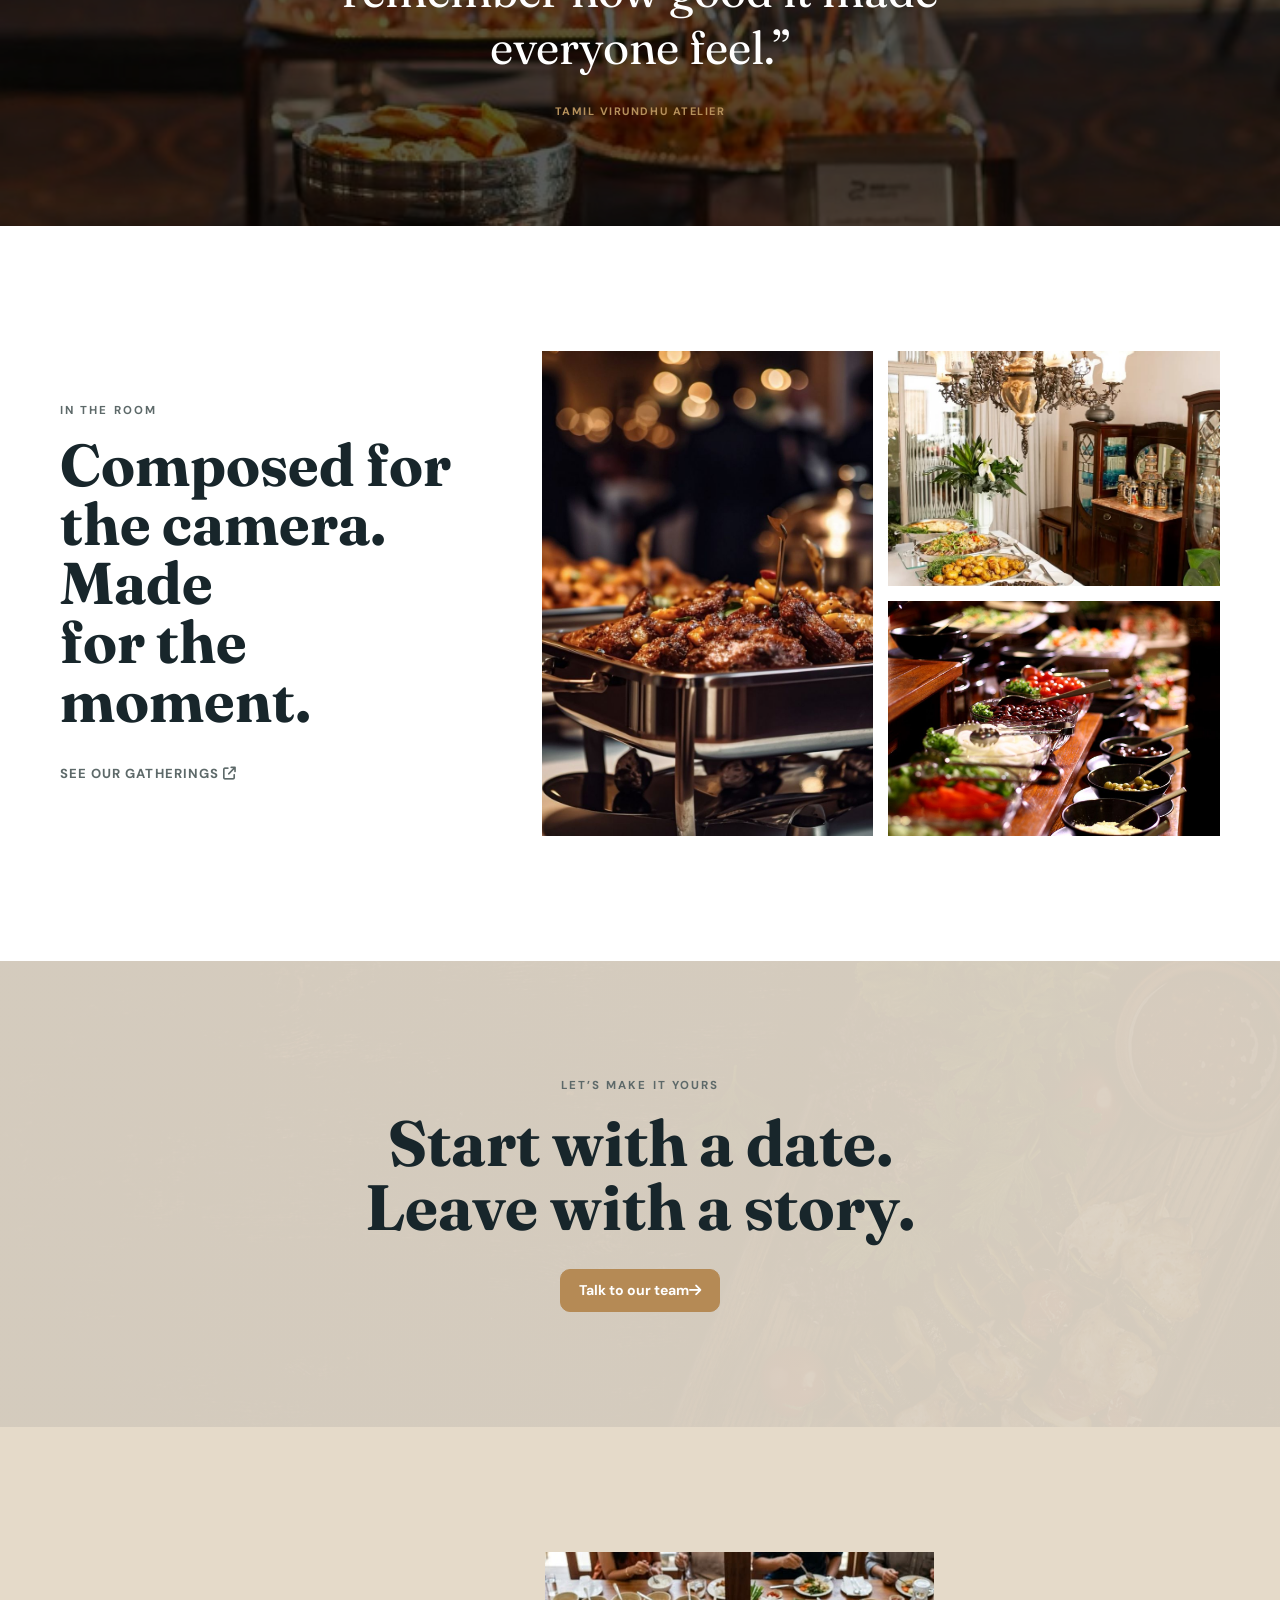
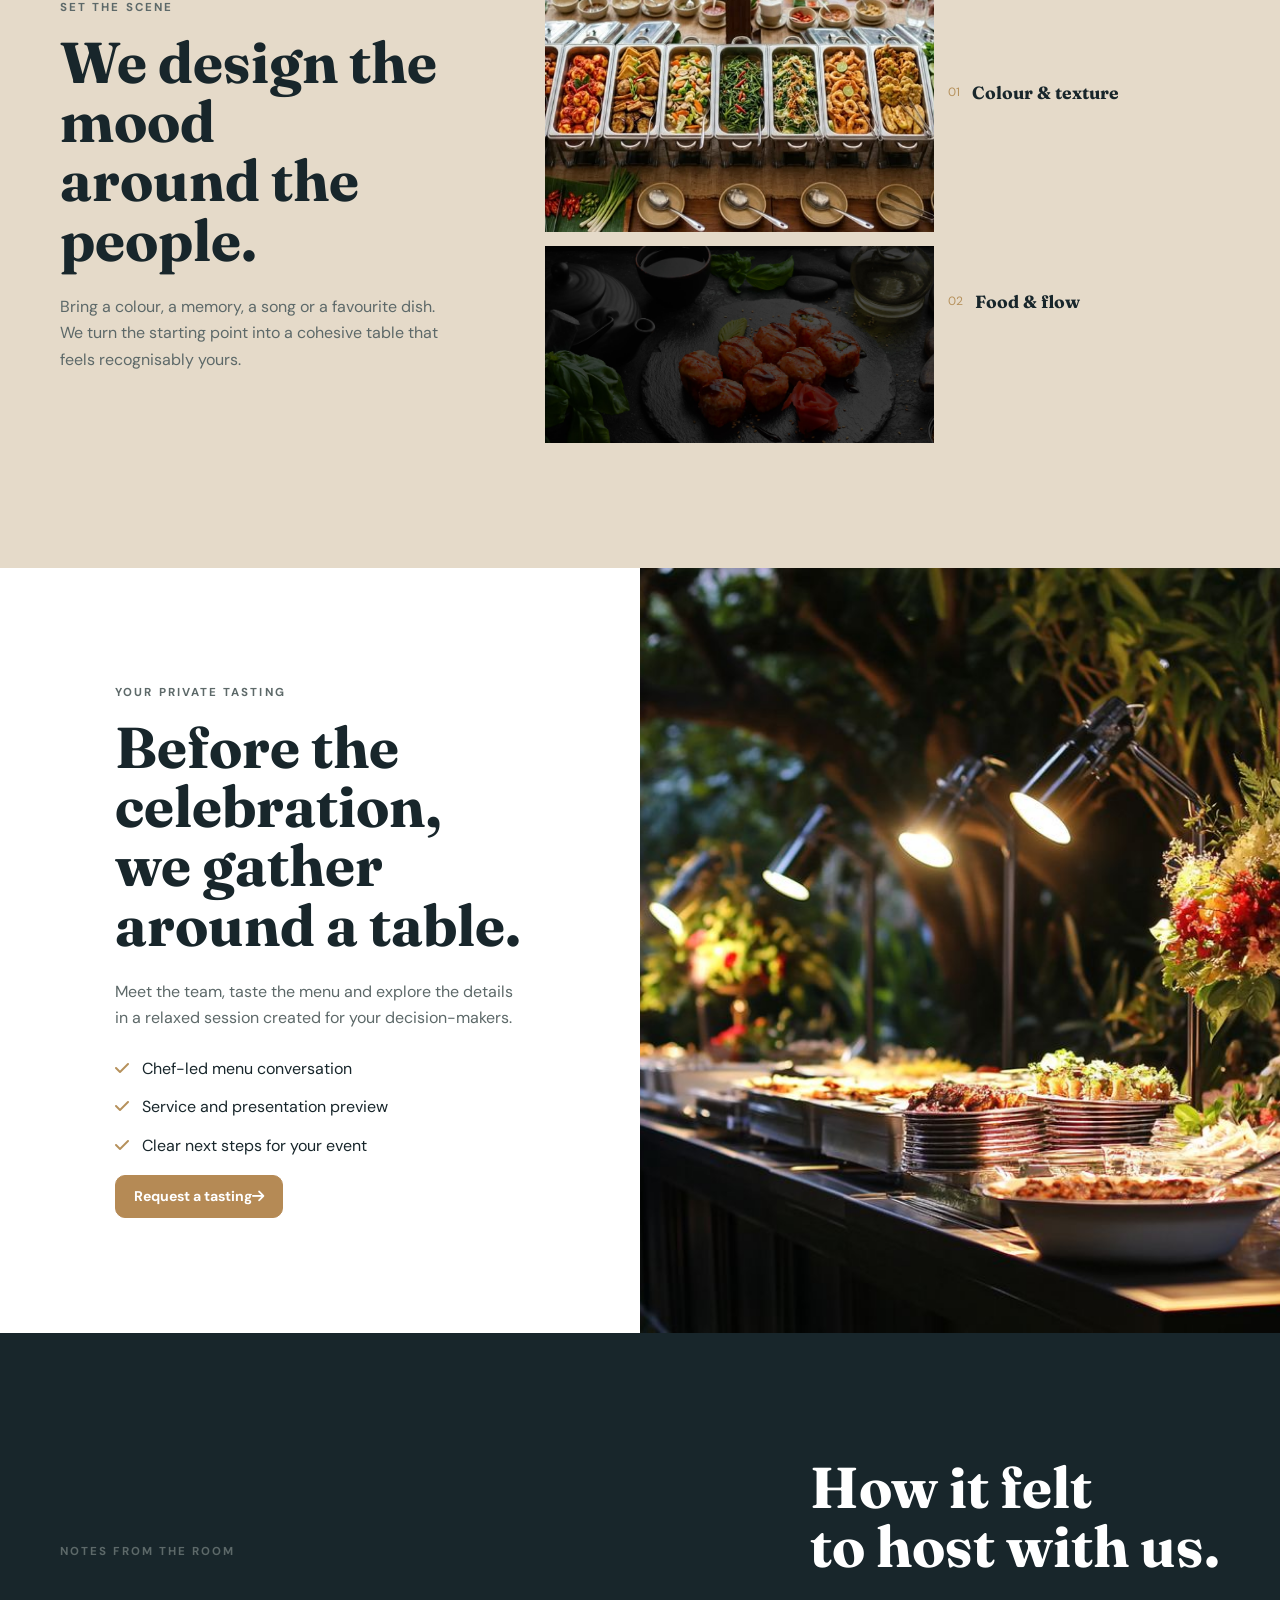
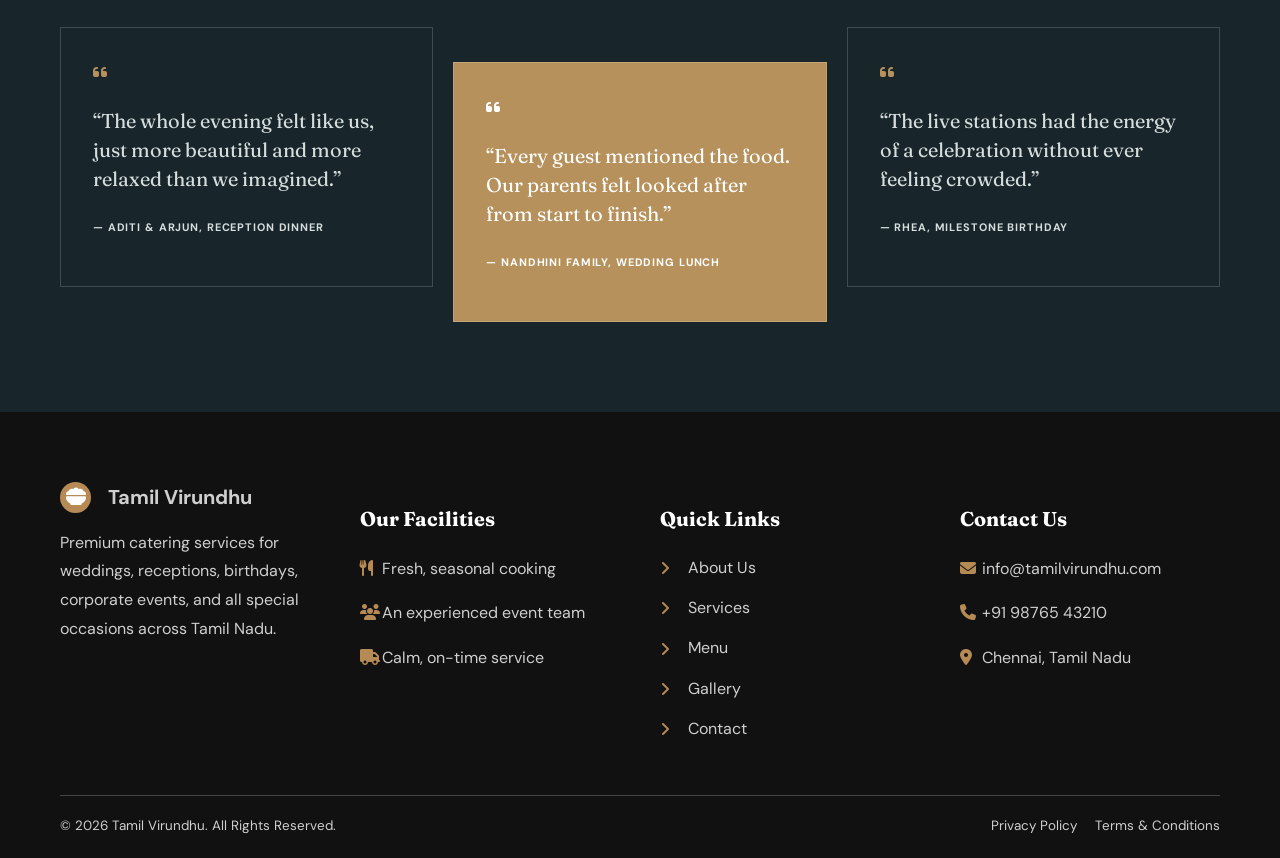
<file: home-2.html>
<!doctype html><html lang="en"><head><meta charset="utf-8"><meta name="viewport" content="width=device-width,initial-scale=1"><title>Atelier Events | Tamil Virundhu</title><meta name="description" content="The Atelier collection by Tamil Virundhu for design-led weddings and luxury celebrations."><link rel="preconnect" href="https://fonts.googleapis.com"><link rel="preconnect" href="https://fonts.gstatic.com" crossorigin><link href="https://fonts.googleapis.com/css2?family=DM+Sans:wght@400;500;600;700&family=Fraunces:opsz,wght@9..144,600;9..144,700&display=swap" rel="stylesheet"><link rel="stylesheet" href="https://cdnjs.cloudflare.com/ajax/libs/font-awesome/6.7.2/css/all.min.css"><link rel="stylesheet" href="assets/css/style.css"><link rel="stylesheet" href="assets/css/responsive.css"></head>
<body class="page-home-2 atelier-home"><div id="site-header"></div><main>
<section class="atelier-hero"><div class="wrap atelier-hero-grid"><div class="atelier-hero-copy"><p class="retreat-kicker">The atelier collection</p><h1>Celebrations with<br><em>a point of view.</em></h1><p>A considered culinary world for hosts who want the food, flowers, service and room to speak one language.</p><a class="button primary" href="contact.html">Design your event <i class="fa-solid fa-arrow-right"></i></a></div><div class="atelier-hero-images"><img src="assets/images/hero/hero5.jpg" alt="Luxury dinner table"><img src="assets/images/gallery/event-1.jpg" alt="Styled catered event"><span>TV<br>ATELIER</span></div></div></section>
<section class="atelier-manifesto section"><div class="wrap"><div class="atelier-manifesto-number">01</div><p class="retreat-kicker">A personal point of view</p><h2>No two rooms<br>should feel the same.</h2><p>We begin with the people at the table, then compose a one-off dining experience: colours, ingredients, course rhythm and service gestures that belong to your celebration alone.</p></div></section>
<section class="atelier-edit"><div class="atelier-edit-image"><img loading="lazy" src="assets/images/hero/hero3.jpg" alt="Elegant Tamil catering setup"></div><div class="atelier-edit-content"><p class="retreat-kicker">The experience edit</p><h2>From first arrival<br>to the last sweet note.</h2><div class="atelier-edit-list"><article><b>01</b><div><h3>Arrival</h3><p>A welcome drink and small bite that sets the mood before the first hello.</p></div></article><article><b>02</b><div><h3>Gather</h3><p>Conversation-led courses and live moments shaped around your guests.</p></div></article><article><b>03</b><div><h3>Remember</h3><p>Dessert, filter coffee and a close that lingers after the lights go down.</p></div></article></div></div></section>
<section class="atelier-counters section"><div class="wrap"><div class="atelier-counters-title"><p class="retreat-kicker">Interactive food moments</p><h2>The counter<br>becomes the theatre.</h2><p>Our chefs finish, plate and serve in the room—an effortless spectacle that feels generous, never staged.</p></div><div class="atelier-counter-cards"><article><img loading="lazy" src="assets/images/menu/m7.jpg" alt="Live dosa counter"><h3>Live dosa atelier</h3><span>South Indian</span></article><article><img loading="lazy" src="assets/images/menu/m14.jpg" alt="Chaat counter"><h3>Chaat &amp; conversation</h3><span>Street favourites</span></article><article><img loading="lazy" src="assets/images/menu/m20.jpg" alt="Dessert counter"><h3>Sweet finishing room</h3><span>Dessert service</span></article></div></div></section>
<section class="atelier-statement"><img loading="lazy" src="assets/images/gallery/g10.jpg" alt="Celebration table setting"><div><p class="retreat-kicker">One promise</p><blockquote>“The most luxurious service is the kind you barely notice—until you remember how good it made everyone feel.”</blockquote><span>Tamil Virundhu Atelier</span></div></section>
<section class="atelier-journal section"><div class="wrap"><div><p class="retreat-kicker">In the room</p><h2>Composed for<br>the camera. Made<br>for the moment.</h2><a class="retreat-arrow-link" href="gallery.html">See our gatherings <i class="fa-solid fa-arrow-up-right-from-square"></i></a></div><div class="atelier-journal-grid"><img loading="lazy" src="assets/images/gallery/g2.jpg" alt="Plated food detail"><img loading="lazy" src="assets/images/gallery/g7.jpg" alt="Elegant dining setup"><img loading="lazy" src="assets/images/gallery/g12.jpg" alt="Guests at event"></div></div></section>
<section class="atelier-cta"><div class="wrap"><p class="retreat-kicker">Let’s make it yours</p><h2>Start with a date.<br>Leave with a story.</h2><a class="button primary" href="contact.html">Talk to our team <i class="fa-solid fa-arrow-right"></i></a></div></section>
<section class="atelier-mood section"><div class="wrap"><div class="atelier-mood-copy"><p class="retreat-kicker">Set the scene</p><h2>We design the mood<br>around the people.</h2><p>Bring a colour, a memory, a song or a favourite dish. We turn the starting point into a cohesive table that feels recognisably yours.</p></div><div class="atelier-mood-board"><img loading="lazy" src="assets/images/hero/hero9.jpg" alt="Elegant event styling"><div><span>01</span><strong>Colour &amp; texture</strong></div><img loading="lazy" src="assets/images/gallery/hero-slider-2.jpg" alt="Wedding reception decor"><div><span>02</span><strong>Food &amp; flow</strong></div></div></div></section>
<section class="atelier-tasting"><div class="atelier-tasting-copy"><p class="retreat-kicker">Your private tasting</p><h2>Before the celebration,<br>we gather around a table.</h2><p>Meet the team, taste the menu and explore the details in a relaxed session created for your decision-makers.</p><ul><li><i class="fa-solid fa-check"></i> Chef-led menu conversation</li><li><i class="fa-solid fa-check"></i> Service and presentation preview</li><li><i class="fa-solid fa-check"></i> Clear next steps for your event</li></ul><a class="button primary" href="contact.html">Request a tasting <i class="fa-solid fa-arrow-right"></i></a></div><div class="atelier-tasting-image"><img loading="lazy" src="assets/images/gallery/g3.jpg" alt="Food tasting experience"></div></section>
<section class="atelier-notes section"><div class="wrap"><div class="atelier-notes-top"><p class="retreat-kicker">Notes from the room</p><h2>How it felt<br>to host with us.</h2></div><div class="atelier-note-grid"><article><i class="fa-solid fa-quote-left"></i><p>“The whole evening felt like us, just more beautiful and more relaxed than we imagined.”</p><span>— Aditi &amp; Arjun, reception dinner</span></article><article><i class="fa-solid fa-quote-left"></i><p>“Every guest mentioned the food. Our parents felt looked after from start to finish.”</p><span>— Nandhini family, wedding lunch</span></article><article><i class="fa-solid fa-quote-left"></i><p>“The live stations had the energy of a celebration without ever feeling crowded.”</p><span>— Rhea, milestone birthday</span></article></div></div></section>
</main><div id="site-footer"></div><script src="assets/js/script.js"></script><script>(async()=>{const load=async(id,file)=>{const s=document.querySelector(id);if(!s)return;try{const r=await fetch(file);if(!r.ok)throw Error();s.innerHTML=await r.text();}catch{s.remove();}};await Promise.all([load('#site-header','components/header.html'),load('#site-footer','components/footer.html')]);document.querySelector('#menuToggle')?.addEventListener('click',()=>document.body.classList.toggle('nav-open'));document.querySelectorAll('.links a').forEach(a=>a.classList.toggle('active',a.getAttribute('href')==='home-2.html'));window.initSitePreferences();})();</script></body></html>
</file>
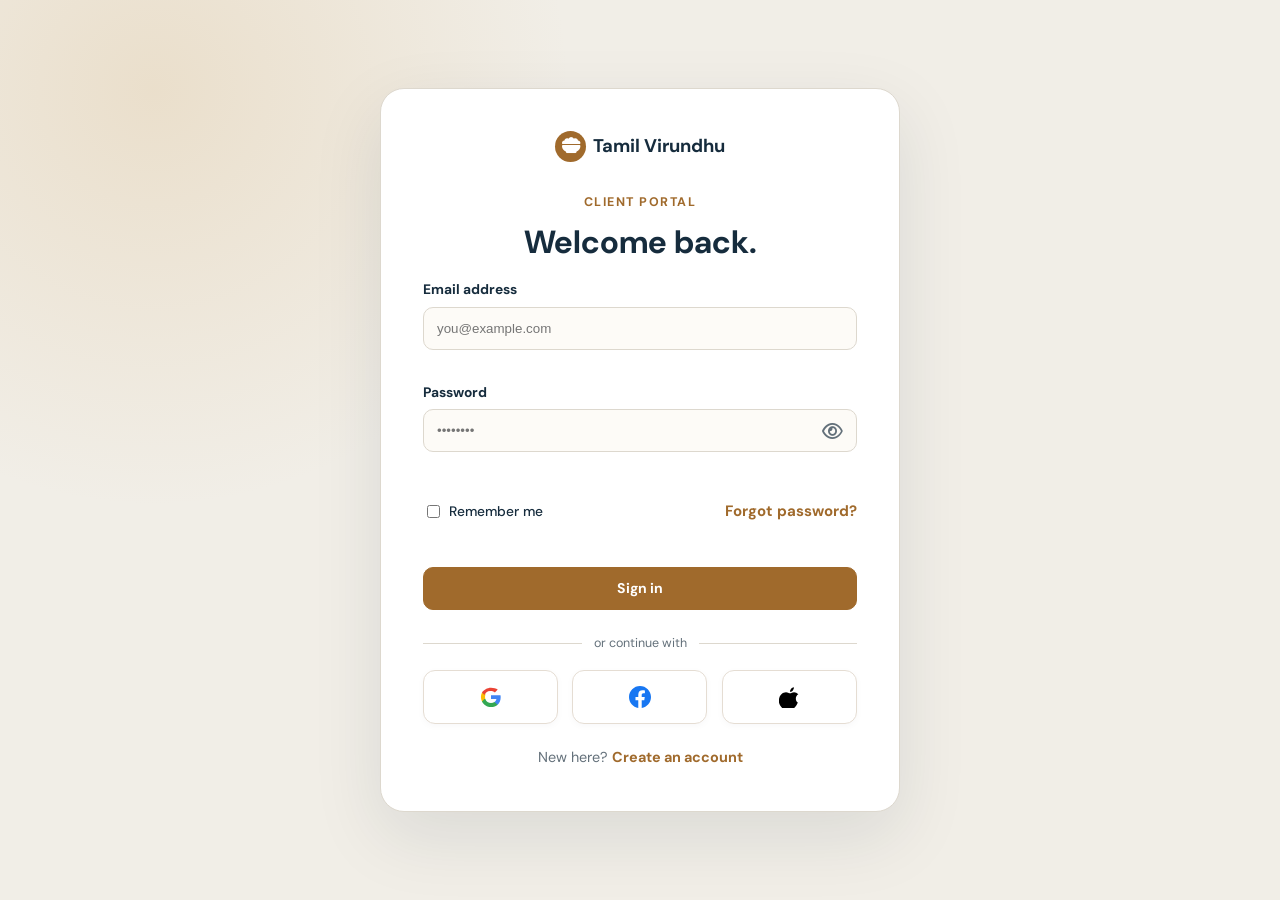
<file: login.html>
<!doctype html>
<html lang="en"><head><meta charset="utf-8"><meta name="viewport" content="width=device-width, initial-scale=1"><title>Client Portal | Tamil Virundhu</title><meta name="description" content="Client login for Tamil Virundhu event planning portal."><link rel="preconnect" href="https://fonts.googleapis.com"><link rel="preconnect" href="https://fonts.gstatic.com" crossorigin><link href="https://fonts.googleapis.com/css2?family=DM+Sans:wght@400;500;600;700&display=swap" rel="stylesheet"><link rel="stylesheet" href="https://cdnjs.cloudflare.com/ajax/libs/font-awesome/6.7.2/css/all.min.css"><link rel="stylesheet" href="assets/css/style.css"><link rel="stylesheet" href="assets/css/responsive.css"></head>
<body><main class="auth"><section class="auth-card"><div class="top-row"><a class="brand" href="index.html"><span class="brand-mark"><i class="fa-solid fa-bowl-food"></i></span>Tamil Virundhu</a></div><span class="eyebrow">Client portal</span><h1 class="section-title">Welcome back.</h1><form action="dashboard.html" method="get"><label>Email address<input class="field" type="email" placeholder="you@example.com" required></label><label>Password<div class="password-field"><input class="field" type="password" placeholder="••••••••" required><button type="button" class="password-toggle" aria-label="Show password"><i class="fa-regular fa-eye"></i></button></div></label><div class="form-meta"><label class="checkbox-label"><input type="checkbox"> Remember me</label><a class="text-link" href="#">Forgot password?</a></div><button class="button primary auth-submit" type="submit">Sign in</button></form><div class="auth-divider"><span>or continue with</span></div><div class="auth-socials">
     <button type="button" class="social-btn" aria-label="Continue with Google">
        <svg width="22" height="22" viewBox="0 0 24 24" aria-hidden="true">
            <path fill="#4285F4" d="M22.56 12.25c0-.78-.07-1.53-.2-2.25H12v4.26h5.92c-.26 1.37-1.04 2.53-2.21 3.31v2.77h3.57c2.08-1.92 3.28-4.74 3.28-8.09z"/>
            <path fill="#34A853" d="M12 23c2.97 0 5.46-.98 7.28-2.66l-3.57-2.77c-.98.66-2.23 1.06-3.71 1.06-2.86 0-5.29-1.93-6.16-4.53H2.18v2.84C3.99 20.53 7.7 23 12 23z"/>
            <path fill="#FBBC05" d="M5.84 14.09c-.22-.66-.35-1.36-.35-2.09s.13-1.43.35-2.09V7.07H2.18C1.43 8.55 1 10.22 1 12s.43 3.45 1.18 4.93l2.66-2.84z"/>
            <path fill="#EA4335" d="M12 5.38c1.62 0 3.06.56 4.21 1.65l3.15-3.15C17.46 2.98 14.97 2 12 2 7.7 2 3.99 4.47 2.18 7.07l2.66 2.84c.87-2.6 3.3-4.53 6.16-4.53z"/>
        </svg>
    </button>

    <!-- Facebook -->
    <button type="button" class="social-btn" aria-label="Continue with Facebook">
        <svg width="22" height="22" viewBox="0 0 24 24" aria-hidden="true">
            <path fill="#1877F2" d="M24 12.073C24 5.404 18.627 0 12 0S0 5.404 0 12.073c0 6.019 4.388 11.008 10.125 11.927v-8.438H7.078v-3.489h3.047V9.41c0-3.007 1.792-4.669 4.533-4.669 1.312 0 2.686.235 2.686.235v2.953H15.83c-1.491 0-1.956.925-1.956 1.874v2.25h3.328l-.532 3.489h-2.796V24C19.612 23.081 24 18.092 24 12.073z"/>
        </svg>
    </button>

    <!-- Apple -->
    <button type="button" class="social-btn" aria-label="Continue with Apple">
        <svg width="22" height="22" viewBox="0 0 24 24" aria-hidden="true">
            <path fill="#000000" d="M16.365 1.43c0 1.14-.414 2.176-1.104 3.108-.828 1.035-2.07 1.863-3.313 1.76-.138-1.173.414-2.313 1.104-3.108.759-.897 2.07-1.69 3.313-1.76zm4.209 16.565c-.621 1.38-.897 1.966-1.69 3.176-1.104 1.69-2.656 3.797-4.588 3.797-1.69 0-2.138-1.104-4.243-1.104-2.07 0-2.587 1.104-4.243 1.104-1.932 0-3.416-1.897-4.52-3.59C-1.172 17.615-.345 11.65 2.62 8.962c1.449-1.311 3.313-2.104 5.039-2.104 1.794 0 2.932 1.173 4.416 1.173 1.449 0 2.346-1.173 4.381-1.173 1.553 0 3.209.828 4.657 2.277-3.865 2.139-3.244 7.661-.539 8.86z"/>
        </svg>
    </button>
</div><p>New here? <a href="signup.html">Create an account</a></p></section></main><script src="assets/js/script.js"></script><script>document.querySelectorAll('.password-toggle').forEach(button=>button.addEventListener('click',()=>{const input=button.previousElementSibling;input.type=input.type==='password'?'text':'password';button.setAttribute('aria-label',input.type==='password'?'Show password':'Hide password');}));window.initSitePreferences();</script></body></html>
</file>
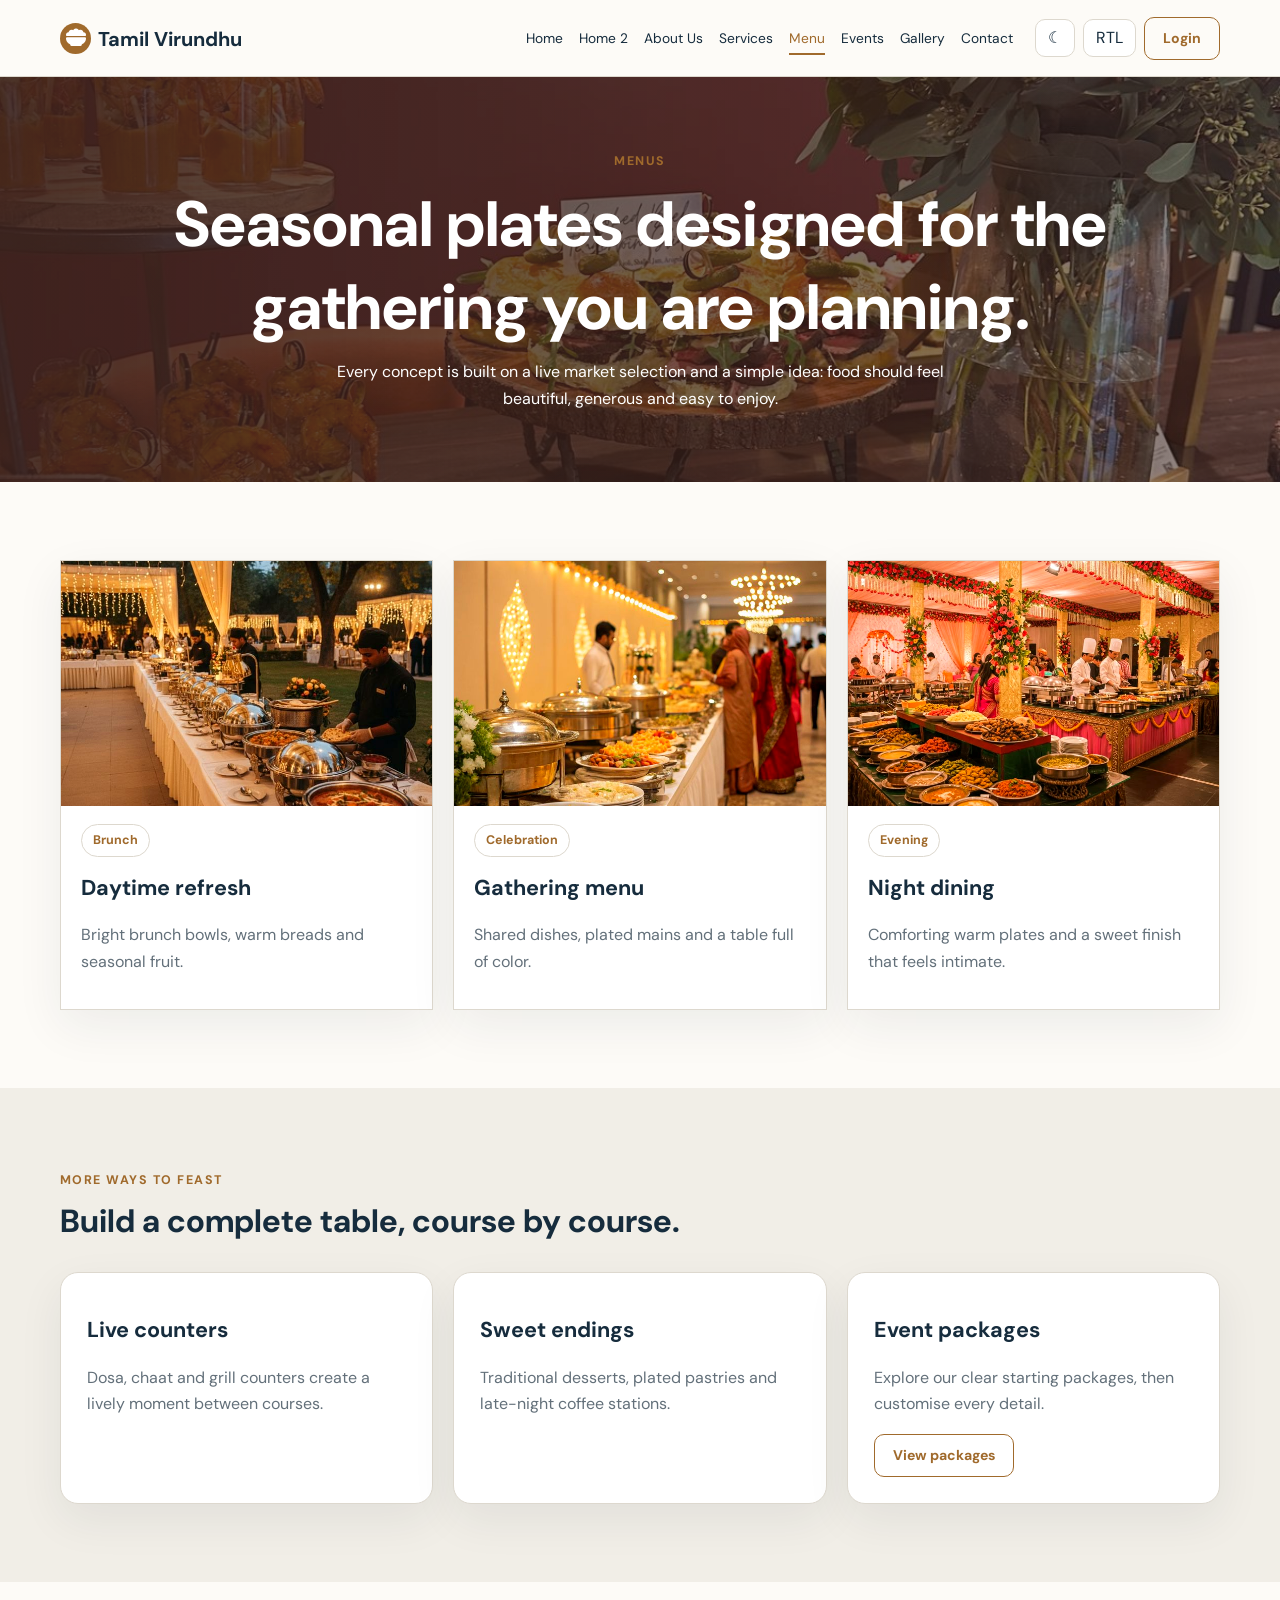
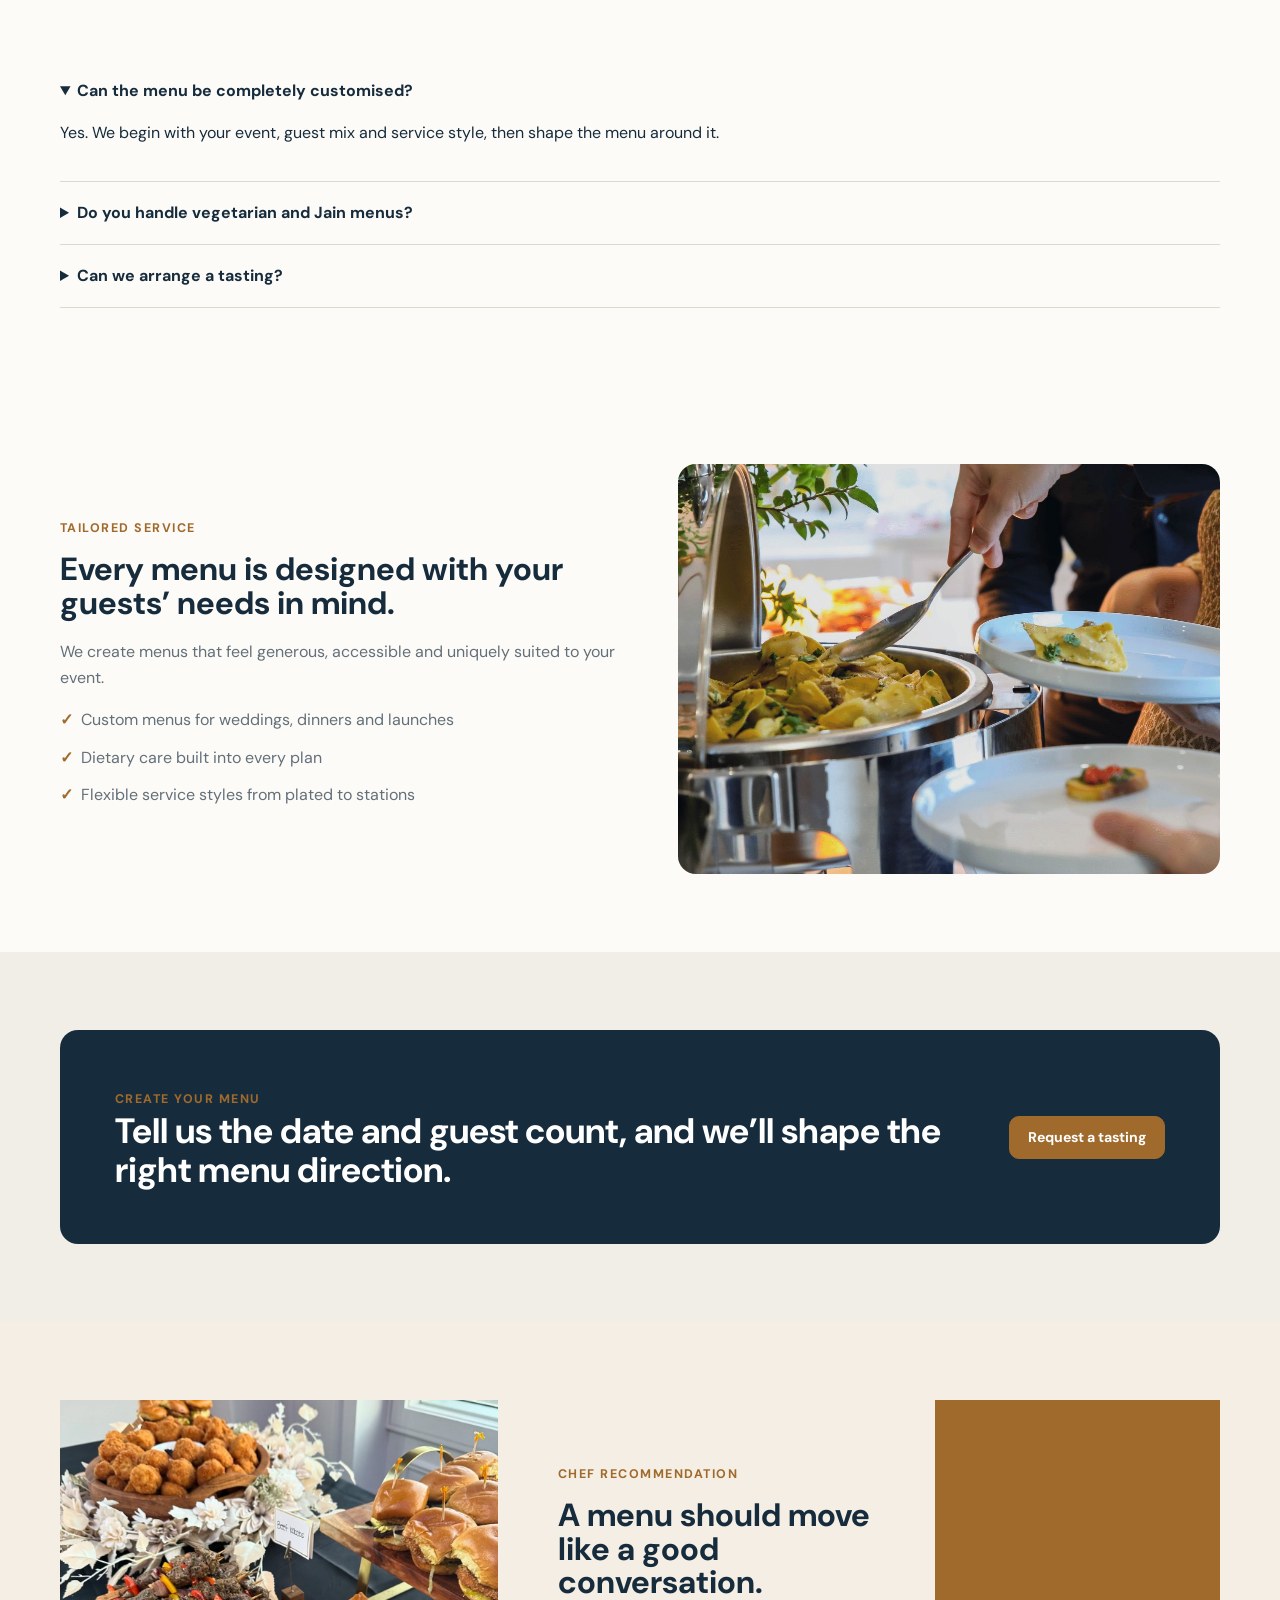
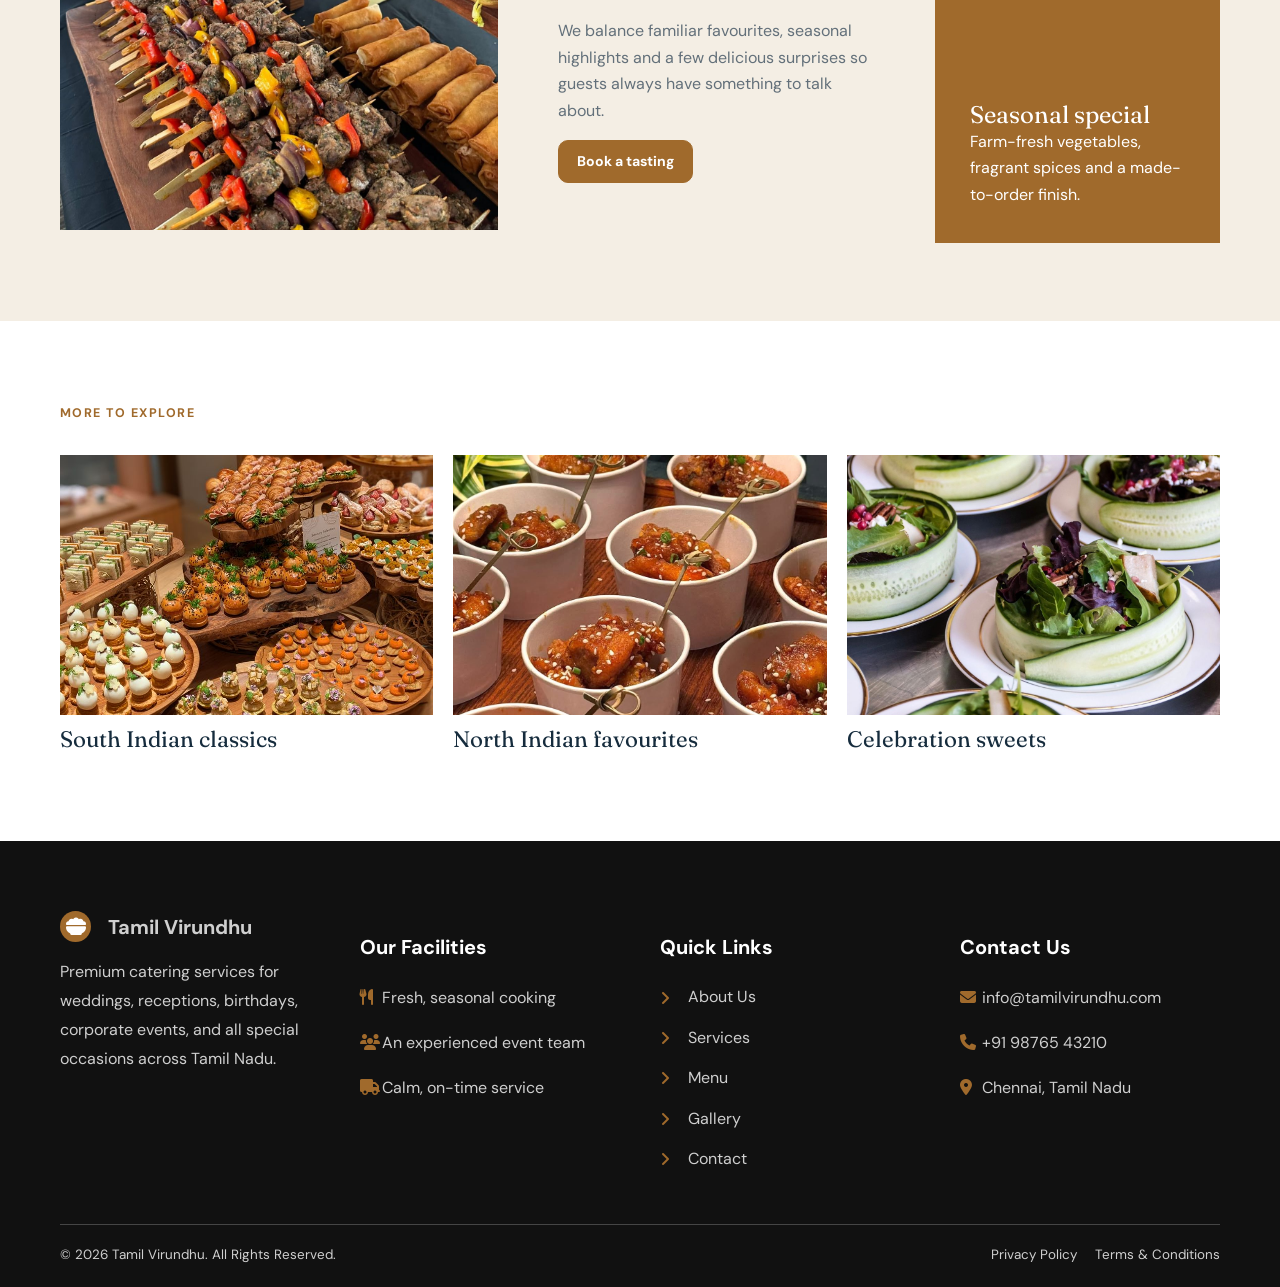
<file: menu.html>
<!doctype html>
<html lang="en">
<head>
  <meta charset="utf-8">
  <meta name="viewport" content="width=device-width, initial-scale=1">
  <title>Menus | Tamil Virundhu</title><meta name="description" content="Explore menu concepts and seasonal plates for your Tamil Virundhu event.">
  <link rel="preconnect" href="https://fonts.googleapis.com">
  <link rel="preconnect" href="https://fonts.gstatic.com" crossorigin>
  <link href="https://fonts.googleapis.com/css2?family=DM+Sans:wght@400;500;600;700&family=Fraunces:opsz,wght@9..144,600;9..144,700&display=swap" rel="stylesheet">
  <link rel="stylesheet" href="https://cdnjs.cloudflare.com/ajax/libs/font-awesome/6.7.2/css/all.min.css">
  <link rel="stylesheet" href="assets/css/style.css">
  <link rel="stylesheet" href="assets/css/responsive.css">
</head>
<body class="page-menu">
<div id='site-header'></div><main>
  <section class="page-hero">
    <div class="wrap">
      <span class="eyebrow">Menus</span>
      <h1>Seasonal plates designed for the gathering you are planning.</h1>
      <p>Every concept is built on a live market selection and a simple idea: food should feel beautiful, generous and easy to enjoy.</p>
    </div>
  </section>
  <section class="section">
    <div class="wrap grid three">
      <article class="card image-card"><img src="assets/images/menu/2.jpg" alt="Garden brunch spread"><div><span class="pill">Brunch</span><h3>Daytime refresh</h3><p>Bright brunch bowls, warm breads and seasonal fruit.</p></div></article>
      <article class="card image-card"><img src="assets/images/menu/4.jpg" alt="Celebration feast"><div><span class="pill">Celebration</span><h3>Gathering menu</h3><p>Shared dishes, plated mains and a table full of color.</p></div></article>
      <article class="card image-card"><img src="assets/images/menu/9.jpg" alt="Dessert and food detail"><div><span class="pill">Evening</span><h3>Night dining</h3><p>Comforting warm plates and a sweet finish that feels intimate.</p></div></article>
    </div>
  </section>
  <section class="section alt">
    <div class="wrap"><div class="section-head"><span class="eyebrow">More ways to feast</span><h2 class="section-title">Build a complete table, course by course.</h2></div><div class="grid three"><article class="card"><h3>Live counters</h3><p>Dosa, chaat and grill counters create a lively moment between courses.</p></article><article class="card"><h3>Sweet endings</h3><p>Traditional desserts, plated pastries and late-night coffee stations.</p></article><article class="card"><h3>Event packages</h3><p>Explore our clear starting packages, then customise every detail.</p><a class="button secondary" href="pricing.html">View packages</a></article></div></div>
  </section>
  <section class="section"><div class="wrap faq"><details open><summary>Can the menu be completely customised?</summary><p>Yes. We begin with your event, guest mix and service style, then shape the menu around it.</p></details><details><summary>Do you handle vegetarian and Jain menus?</summary><p>Absolutely. Dietary requirements are planned into the menu from the start.</p></details><details><summary>Can we arrange a tasting?</summary><p>Yes. Once we understand your event, we can schedule a guided tasting session.</p></details></div></section>
  <section class="section">
    <div class="wrap split">
      <div>
        <span class="eyebrow">Tailored service</span>
        <h2 class="section-title">Every menu is designed with your guests’ needs in mind.</h2>
        <p>We create menus that feel generous, accessible and uniquely suited to your event.</p>
        <ul class="list"><li>Custom menus for weddings, dinners and launches</li><li>Dietary care built into every plan</li><li>Flexible service styles from plated to stations</li></ul>
      </div>
      <img class="split-image" src="assets/images/gallery/g5.jpg" alt="Seasonal food arrangement">
    </div>
  </section>
  <section class="section alt">
    <div class="wrap cta">
      <div>
        <span class="eyebrow">Create your menu</span>
        <h2>Tell us the date and guest count, and we’ll shape the right menu direction.</h2>
      </div>
      <a class="button primary" href="contact.html">Request a tasting</a>
    </div>
  </section>
  <section class="menu-chef-note section"><div class="wrap"><img loading="lazy" src="assets/images/menu/m13.jpg" alt="Chef's signature Tamil dish"><div><span class="eyebrow">Chef recommendation</span><h2 class="section-title">A menu should move like a good conversation.</h2><p>We balance familiar favourites, seasonal highlights and a few delicious surprises so guests always have something to talk about.</p><a class="button primary" href="contact.html">Book a tasting</a></div><aside><strong>Seasonal special</strong><span>Farm-fresh vegetables, fragrant spices and a made-to-order finish.</span></aside></div></section><section class="menu-cuisine-grid section"><div class="wrap"><span class="eyebrow">More to explore</span><div><article><img loading="lazy" src="assets/images/menu/m3.jpg" alt="South Indian menu"><h3>South Indian classics</h3></article><article><img loading="lazy" src="assets/images/menu/m10.jpg" alt="North Indian menu"><h3>North Indian favourites</h3></article><article><img loading="lazy" src="assets/images/menu/m17.jpg" alt="Dessert menu"><h3>Celebration sweets</h3></article></div></div></section>
</main><div id='site-footer'></div>
<script src="assets/js/script.js"></script><script>
  (async () => { const load=async(id,file)=>{const slot=document.querySelector(id);if(!slot)return;try{const response=await fetch(file);if(!response.ok)throw new Error();slot.innerHTML=await response.text();}catch{slot.remove();}};await Promise.all([load('#site-header','components/header.html'),load('#site-footer','components/footer.html')]);const button=document.querySelector('#menuToggle');button?.addEventListener('click',()=>{const open=document.body.classList.toggle('nav-open');button.setAttribute('aria-expanded',open);});const page=location.pathname.split('/').pop()||'index.html';document.querySelectorAll('.links a').forEach(link=>{if(link.getAttribute('href')===page){link.classList.add('active');link.setAttribute('aria-current','page');}});window.initSitePreferences();})();
</script>
</body>
</html>
</file>
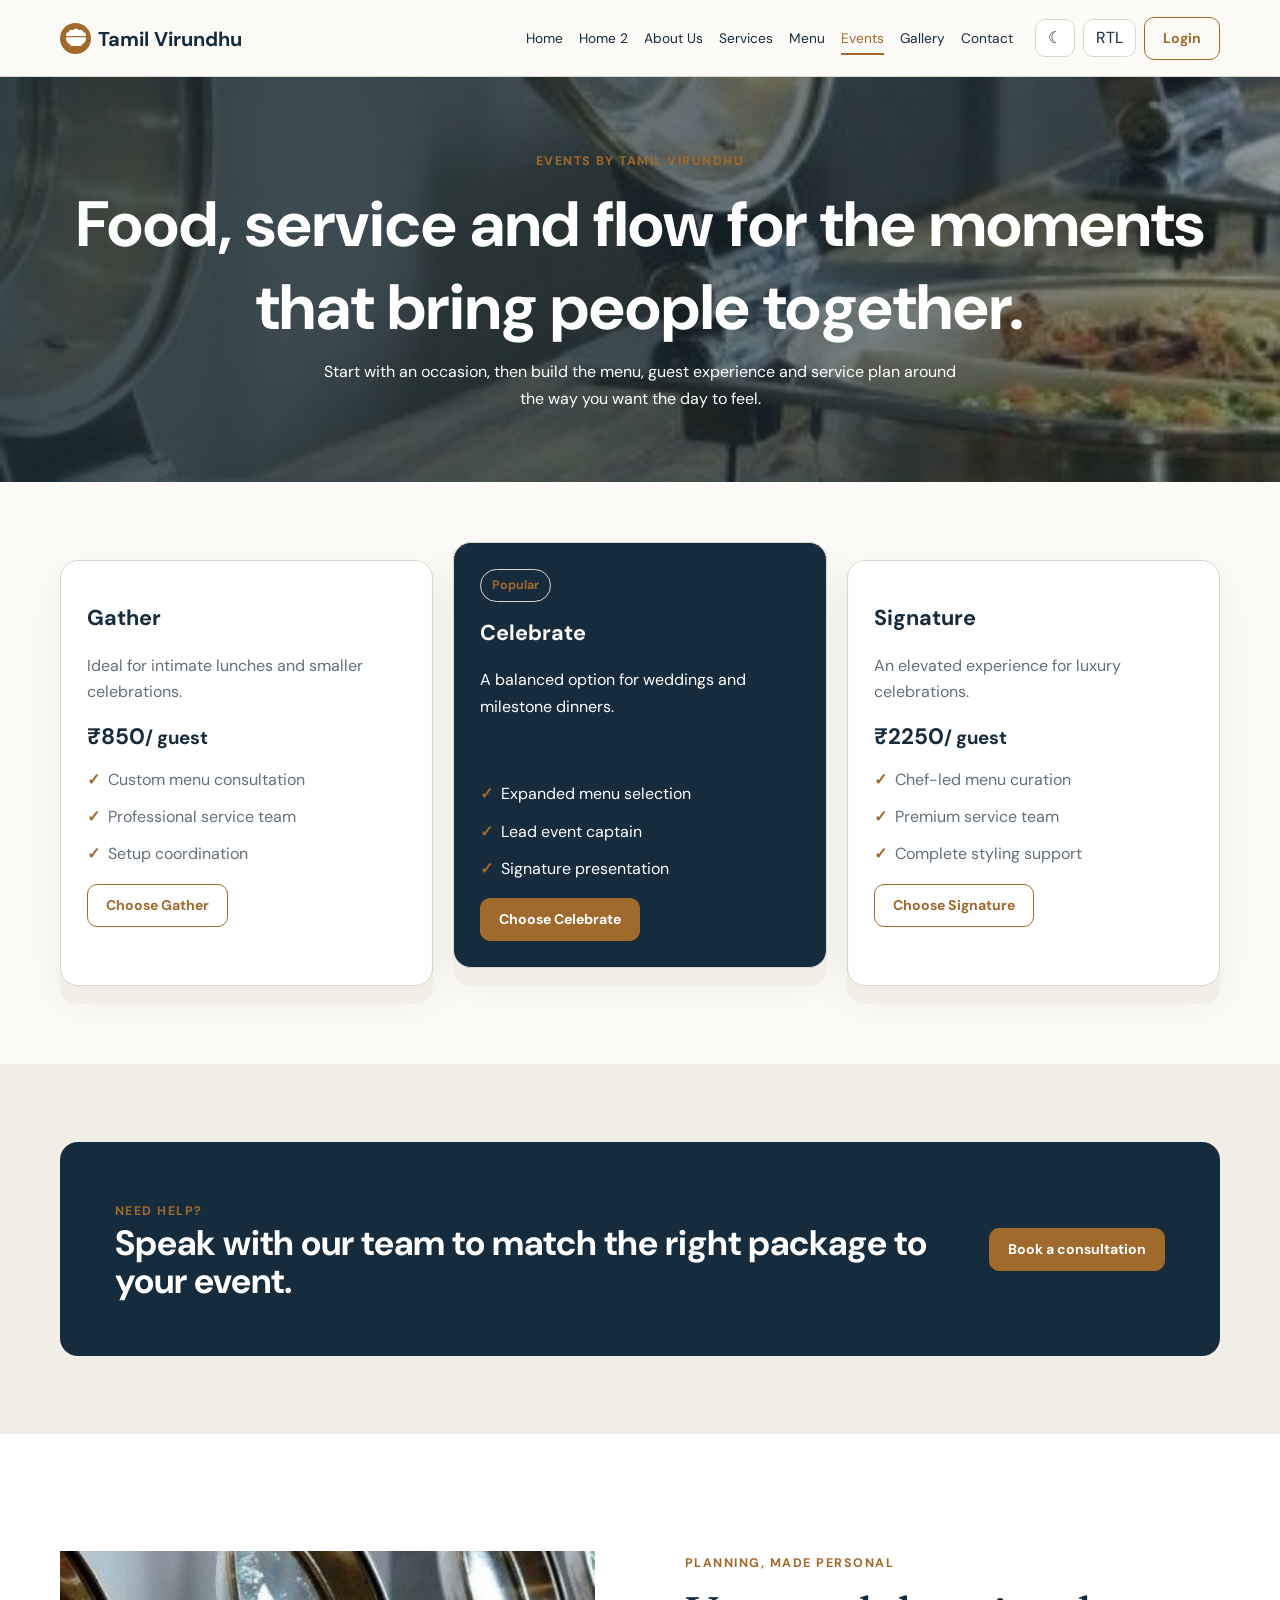
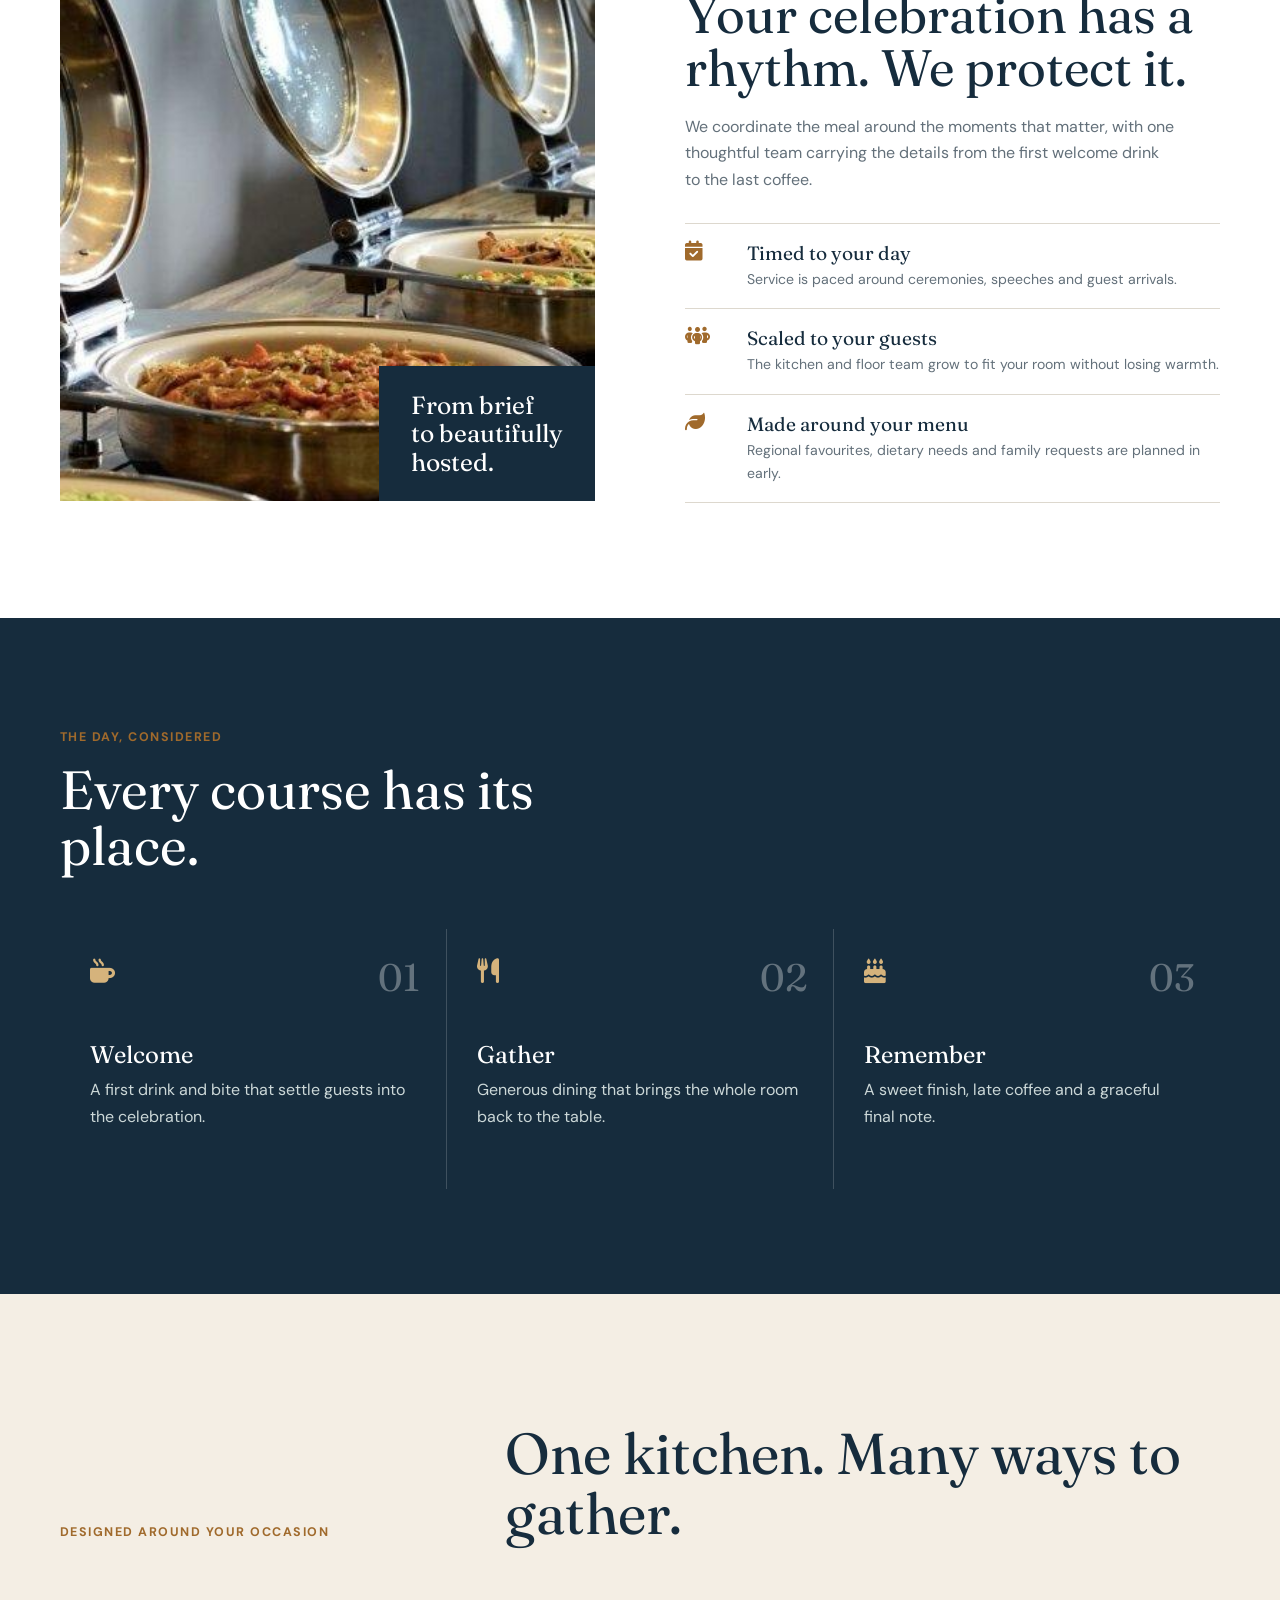
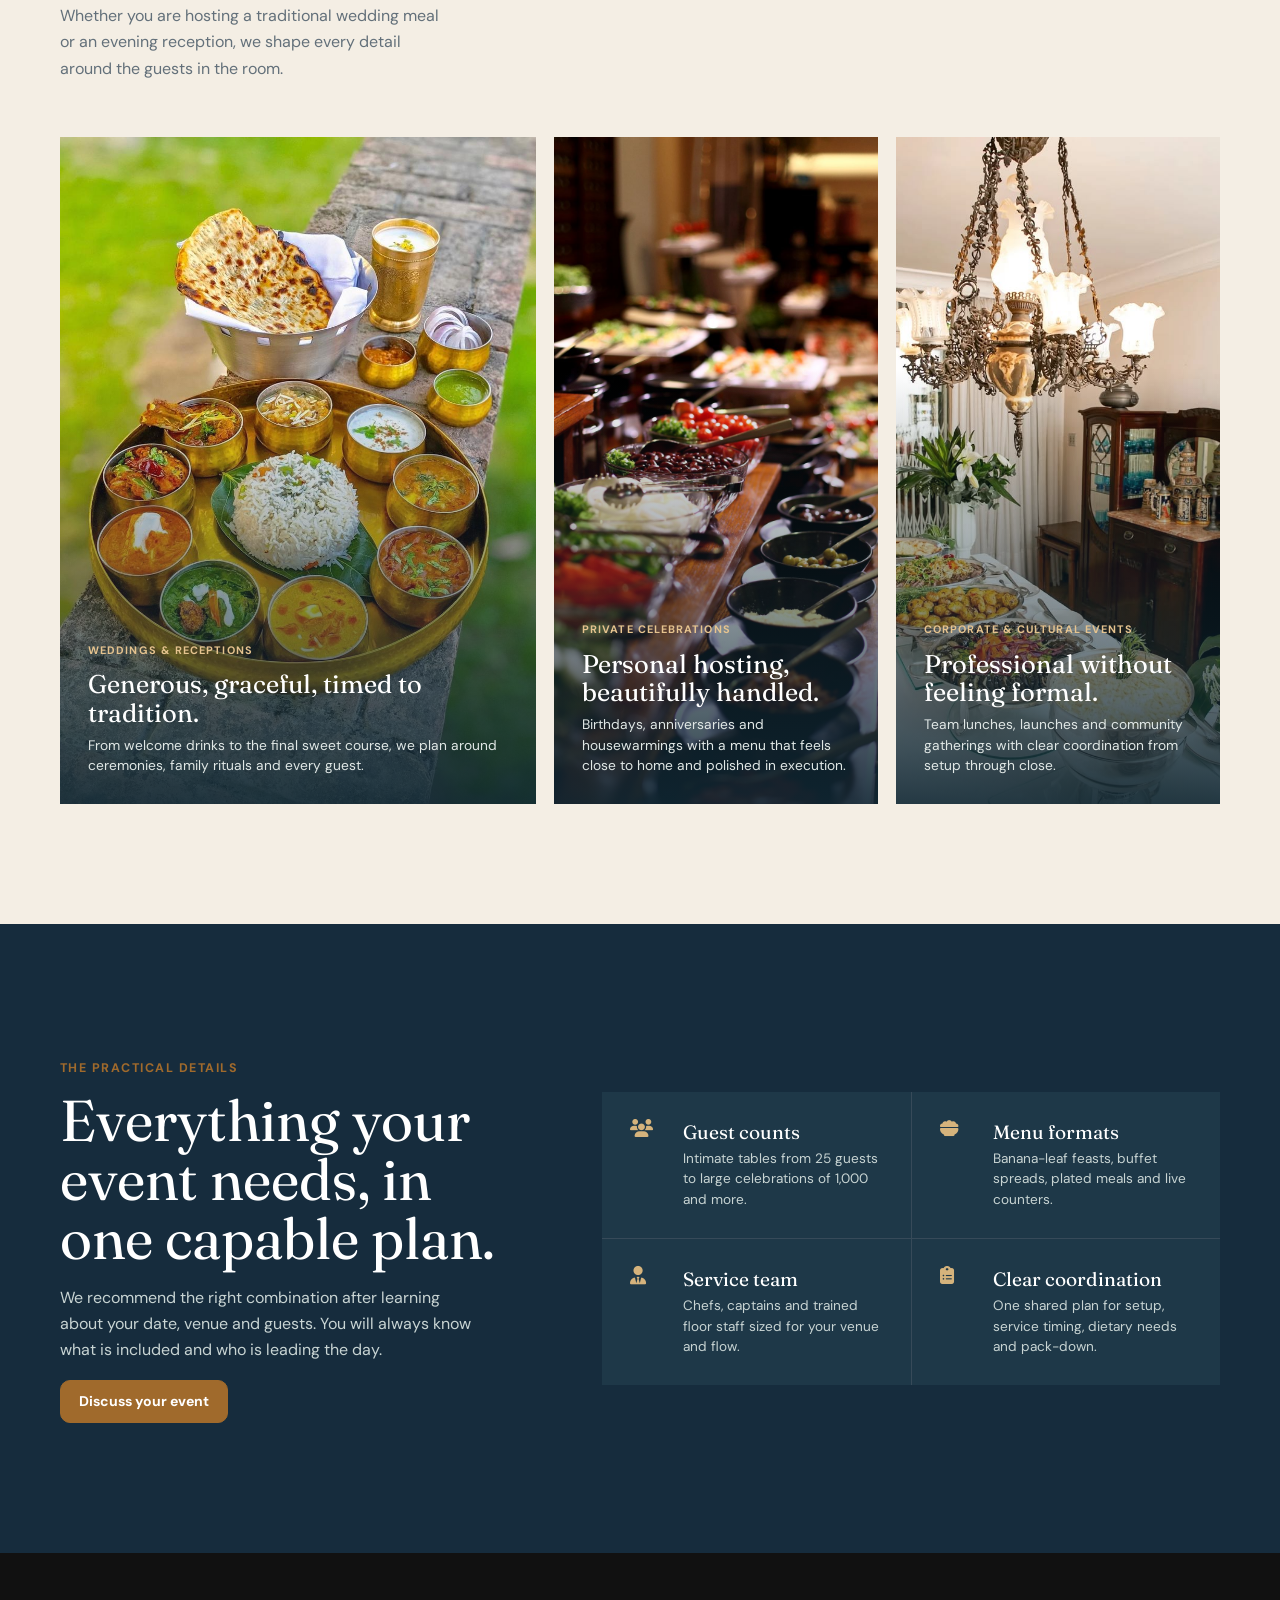
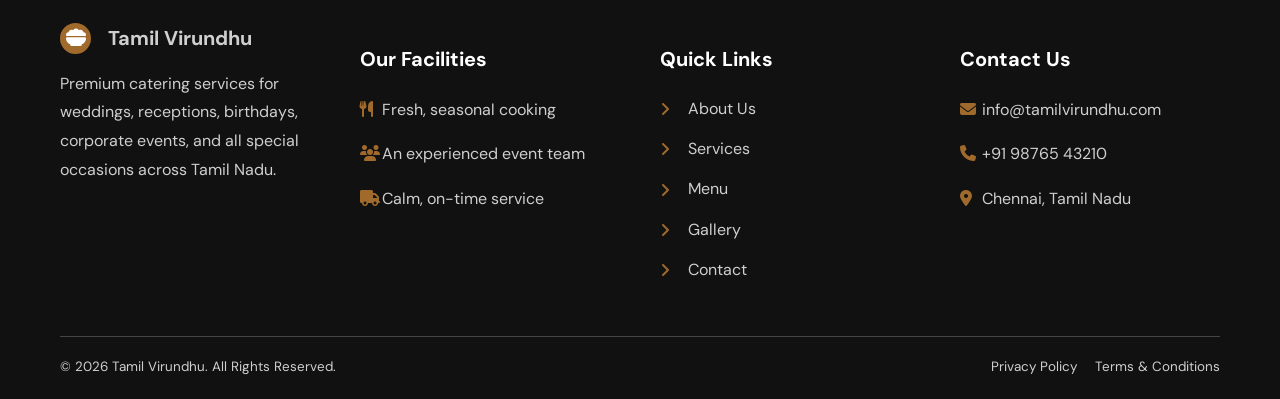
<file: pricing.html>
<!doctype html>
<html lang="en">
<head>
  <meta charset="utf-8">
  <meta name="viewport" content="width=device-width, initial-scale=1">
  <title>Events | Tamil Virundhu</title><meta name="description" content="Explore Tamil Virundhu event packages for weddings, private dinners and events.">
  <link rel="preconnect" href="https://fonts.googleapis.com">
  <link rel="preconnect" href="https://fonts.gstatic.com" crossorigin>
  <link href="https://fonts.googleapis.com/css2?family=DM+Sans:wght@400;500;600;700&family=Fraunces:opsz,wght@9..144,600;9..144,700&display=swap" rel="stylesheet">
  <link rel="stylesheet" href="https://cdnjs.cloudflare.com/ajax/libs/font-awesome/6.7.2/css/all.min.css">
  <link rel="stylesheet" href="assets/css/style.css">
  <link rel="stylesheet" href="assets/css/responsive.css">
</head>
<body class="page-pricing">
<div id='site-header'></div><main>
  <section class="page-hero">
    <div class="wrap">
      <span class="eyebrow">Events by Tamil Virundhu</span>
      <h1>Food, service and flow for the moments that bring people together.</h1>
      <p>Start with an occasion, then build the menu, guest experience and service plan around the way you want the day to feel.</p>
    </div>
  </section>
  <section class="section">
    <div class="wrap grid three">
      <article class="card"><h3>Gather</h3><p>Ideal for intimate lunches and smaller celebrations.</p><div class="price"><strong>₹850</strong><small>/ guest</small></div><ul class="list"><li>Custom menu consultation</li><li>Professional service team</li><li>Setup coordination</li></ul><a class="button secondary" href="contact.html">Choose Gather</a></article>
      <article class="card"><span class="pill">Popular</span><h3>Celebrate</h3><p>A balanced option for weddings and milestone dinners.</p><div class="price"><strong>₹1450</strong><small>/ guest</small></div><ul class="list"><li>Expanded menu selection</li><li>Lead event captain</li><li>Signature presentation</li></ul><a class="button primary" href="contact.html">Choose Celebrate</a></article>
      <article class="card"><h3>Signature</h3><p>An elevated experience for luxury celebrations.</p><div class="price"><strong>₹2250</strong><small>/ guest</small></div><ul class="list"><li>Chef-led menu curation</li><li>Premium service team</li><li>Complete styling support</li></ul><a class="button secondary" href="contact.html">Choose Signature</a></article>
    </div>
  </section>
  <section class="section alt">
    <div class="wrap cta">
      <div>
        <span class="eyebrow">Need help?</span>
        <h2>Speak with our team to match the right package to your event.</h2>
      </div>
      <a class="button primary" href="contact.html">Book a consultation</a>
    </div>
  </section>
  
  <section class="event-planning event-reveal"><div class="wrap"><div class="event-planning-image"><img loading="lazy" src="assets/images/gallery/event-3.jpg" alt="Elegant wedding reception setup"><span>From brief<br>to beautifully<br>hosted.</span></div><div class="event-planning-copy"><span class="eyebrow">Planning, made personal</span><h2>Your celebration has a rhythm. We protect it.</h2><p>We coordinate the meal around the moments that matter, with one thoughtful team carrying the details from the first welcome drink to the last coffee.</p><div class="event-planning-list"><article><i class="fa-solid fa-calendar-check"></i><div><h3>Timed to your day</h3><p>Service is paced around ceremonies, speeches and guest arrivals.</p></div></article><article><i class="fa-solid fa-people-group"></i><div><h3>Scaled to your guests</h3><p>The kitchen and floor team grow to fit your room without losing warmth.</p></div></article><article><i class="fa-solid fa-leaf"></i><div><h3>Made around your menu</h3><p>Regional favourites, dietary needs and family requests are planned in early.</p></div></article></div></div></div></section>
  <section class="event-moments event-reveal"><div class="wrap"><div class="event-moments-heading"><span class="eyebrow">The day, considered</span><h2>Every course has its place.</h2></div><div class="event-moment-track"><article><span>01</span><i class="fa-solid fa-mug-hot"></i><h3>Welcome</h3><p>A first drink and bite that settle guests into the celebration.</p></article><article><span>02</span><i class="fa-solid fa-utensils"></i><h3>Gather</h3><p>Generous dining that brings the whole room back to the table.</p></article><article><span>03</span><i class="fa-solid fa-cake-candles"></i><h3>Remember</h3><p>A sweet finish, late coffee and a graceful final note.</p></article></div></div></section>
  <section class="event-showcase event-reveal"><div class="wrap"><div class="event-showcase-heading"><span class="eyebrow">Designed around your occasion</span><h2>One kitchen. Many ways to gather.</h2><p>Whether you are hosting a traditional wedding meal or an evening reception, we shape every detail around the guests in the room.</p></div><div class="event-showcase-grid"><article><img loading="lazy" src="assets/images/gallery/event-1.jpg" alt="Wedding celebration dining"><div><span>Weddings &amp; receptions</span><h3>Generous, graceful, timed to tradition.</h3><p>From welcome drinks to the final sweet course, we plan around ceremonies, family rituals and every guest.</p></div></article><article><img loading="lazy" src="assets/images/gallery/g12.jpg" alt="Private celebration table"><div><span>Private celebrations</span><h3>Personal hosting, beautifully handled.</h3><p>Birthdays, anniversaries and housewarmings with a menu that feels close to home and polished in execution.</p></div></article><article><img loading="lazy" src="assets/images/gallery/g7.jpg" alt="Corporate dinner setting"><div><span>Corporate &amp; cultural events</span><h3>Professional without feeling formal.</h3><p>Team lunches, launches and community gatherings with clear coordination from setup through close.</p></div></article></div></div></section>
  <section class="event-details event-reveal"><div class="wrap"><div class="event-details-panel"><span class="eyebrow">The practical details</span><h2>Everything your event needs, in one capable plan.</h2><p>We recommend the right combination after learning about your date, venue and guests. You will always know what is included and who is leading the day.</p><a class="button primary" href="contact.html">Discuss your event</a></div><div class="event-detail-list"><article><i class="fa-solid fa-users"></i><div><h3>Guest counts</h3><p>Intimate tables from 25 guests to large celebrations of 1,000 and more.</p></div></article><article><i class="fa-solid fa-bowl-food"></i><div><h3>Menu formats</h3><p>Banana-leaf feasts, buffet spreads, plated meals and live counters.</p></div></article><article><i class="fa-solid fa-user-tie"></i><div><h3>Service team</h3><p>Chefs, captains and trained floor staff sized for your venue and flow.</p></div></article><article><i class="fa-solid fa-clipboard-list"></i><div><h3>Clear coordination</h3><p>One shared plan for setup, service timing, dietary needs and pack-down.</p></div></article></div></div></section>
</main><div id='site-footer'></div>
<script src="assets/js/script.js"></script><script>
  (async () => { const load=async(id,file)=>{const slot=document.querySelector(id);if(!slot)return;try{const response=await fetch(file);if(!response.ok)throw new Error();slot.innerHTML=await response.text();}catch{slot.remove();}};await Promise.all([load('#site-header','components/header.html'),load('#site-footer','components/footer.html')]);const button=document.querySelector('#menuToggle');button?.addEventListener('click',()=>{const open=document.body.classList.toggle('nav-open');button.setAttribute('aria-expanded',open);});const page=location.pathname.split('/').pop()||'index.html';document.querySelectorAll('.links a').forEach(link=>{if(link.getAttribute('href')===page){link.classList.add('active');link.setAttribute('aria-current','page');}});window.initSitePreferences();const observer=new IntersectionObserver(entries=>entries.forEach(entry=>{if(entry.isIntersecting){entry.target.classList.add('is-visible');observer.unobserve(entry.target);}}),{threshold:.18});document.querySelectorAll('.event-reveal').forEach(section=>observer.observe(section));})();
</script>
</body>
</html>
</file>
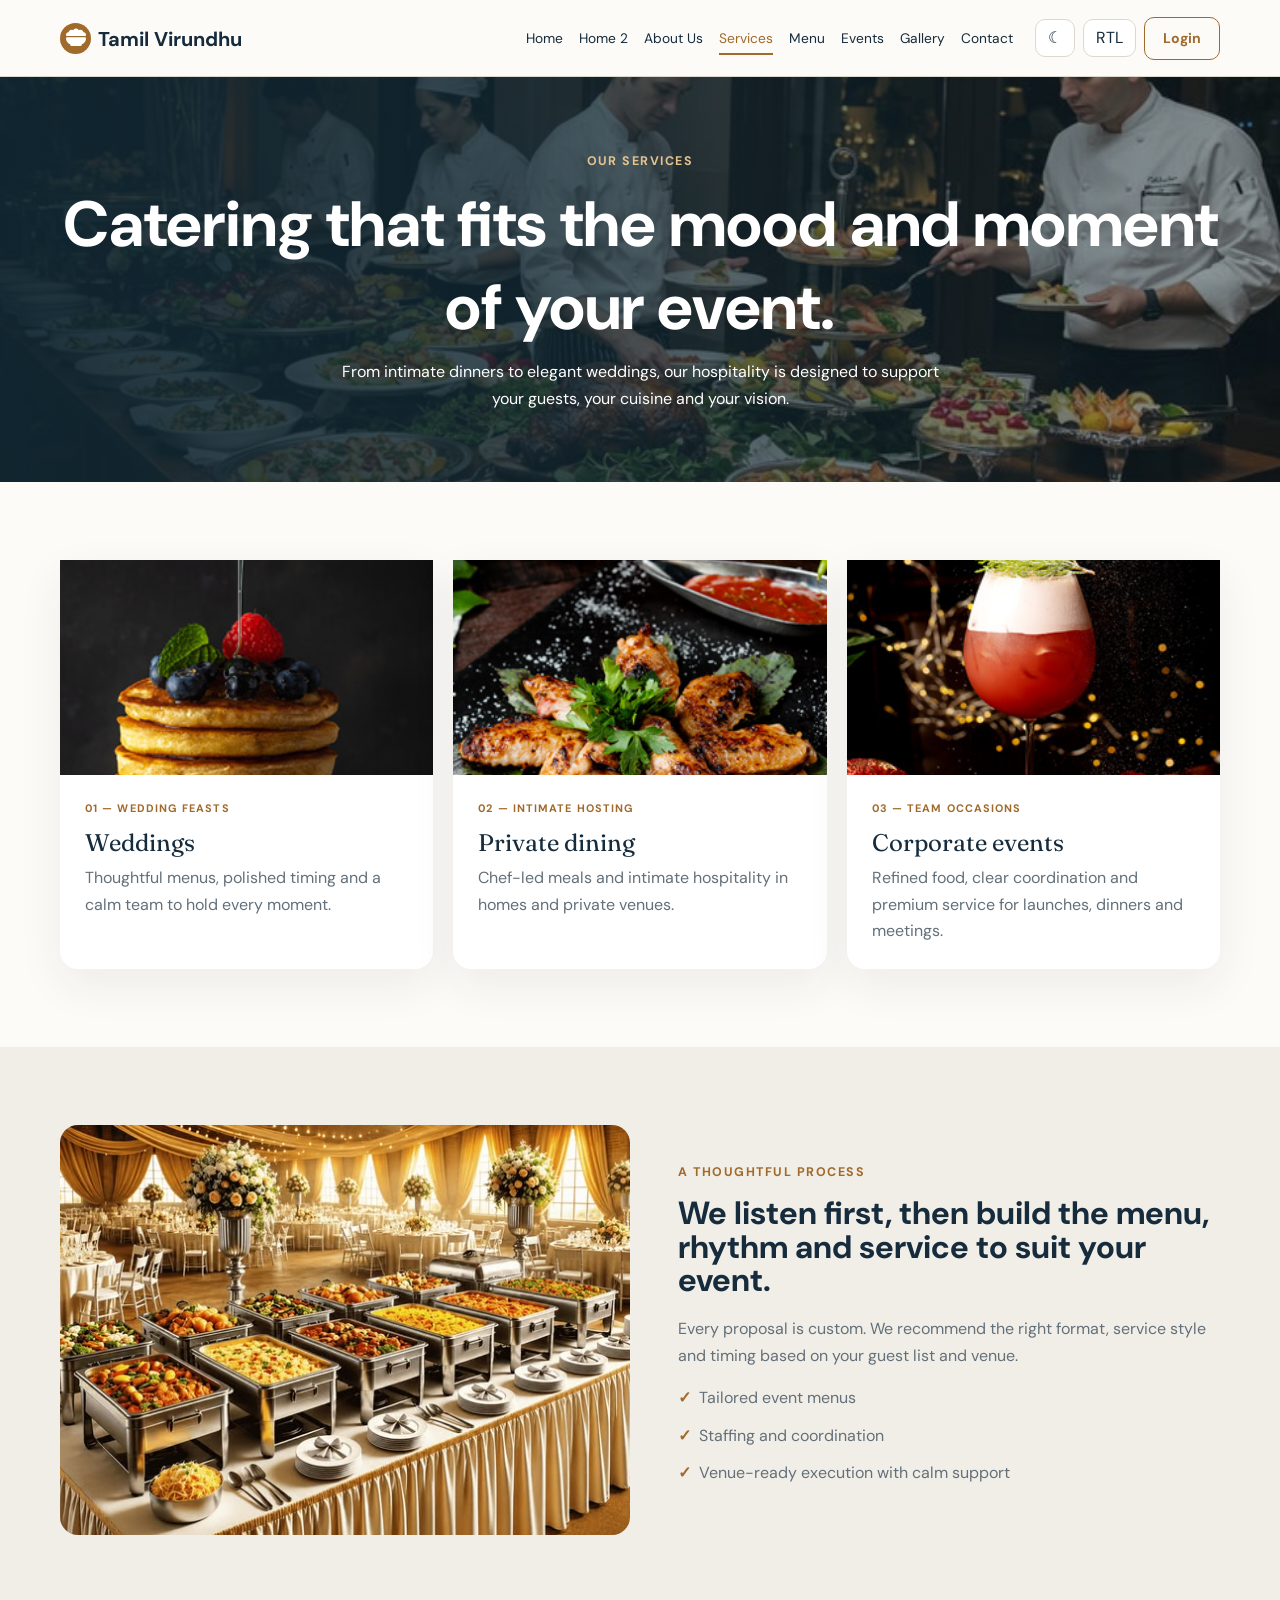
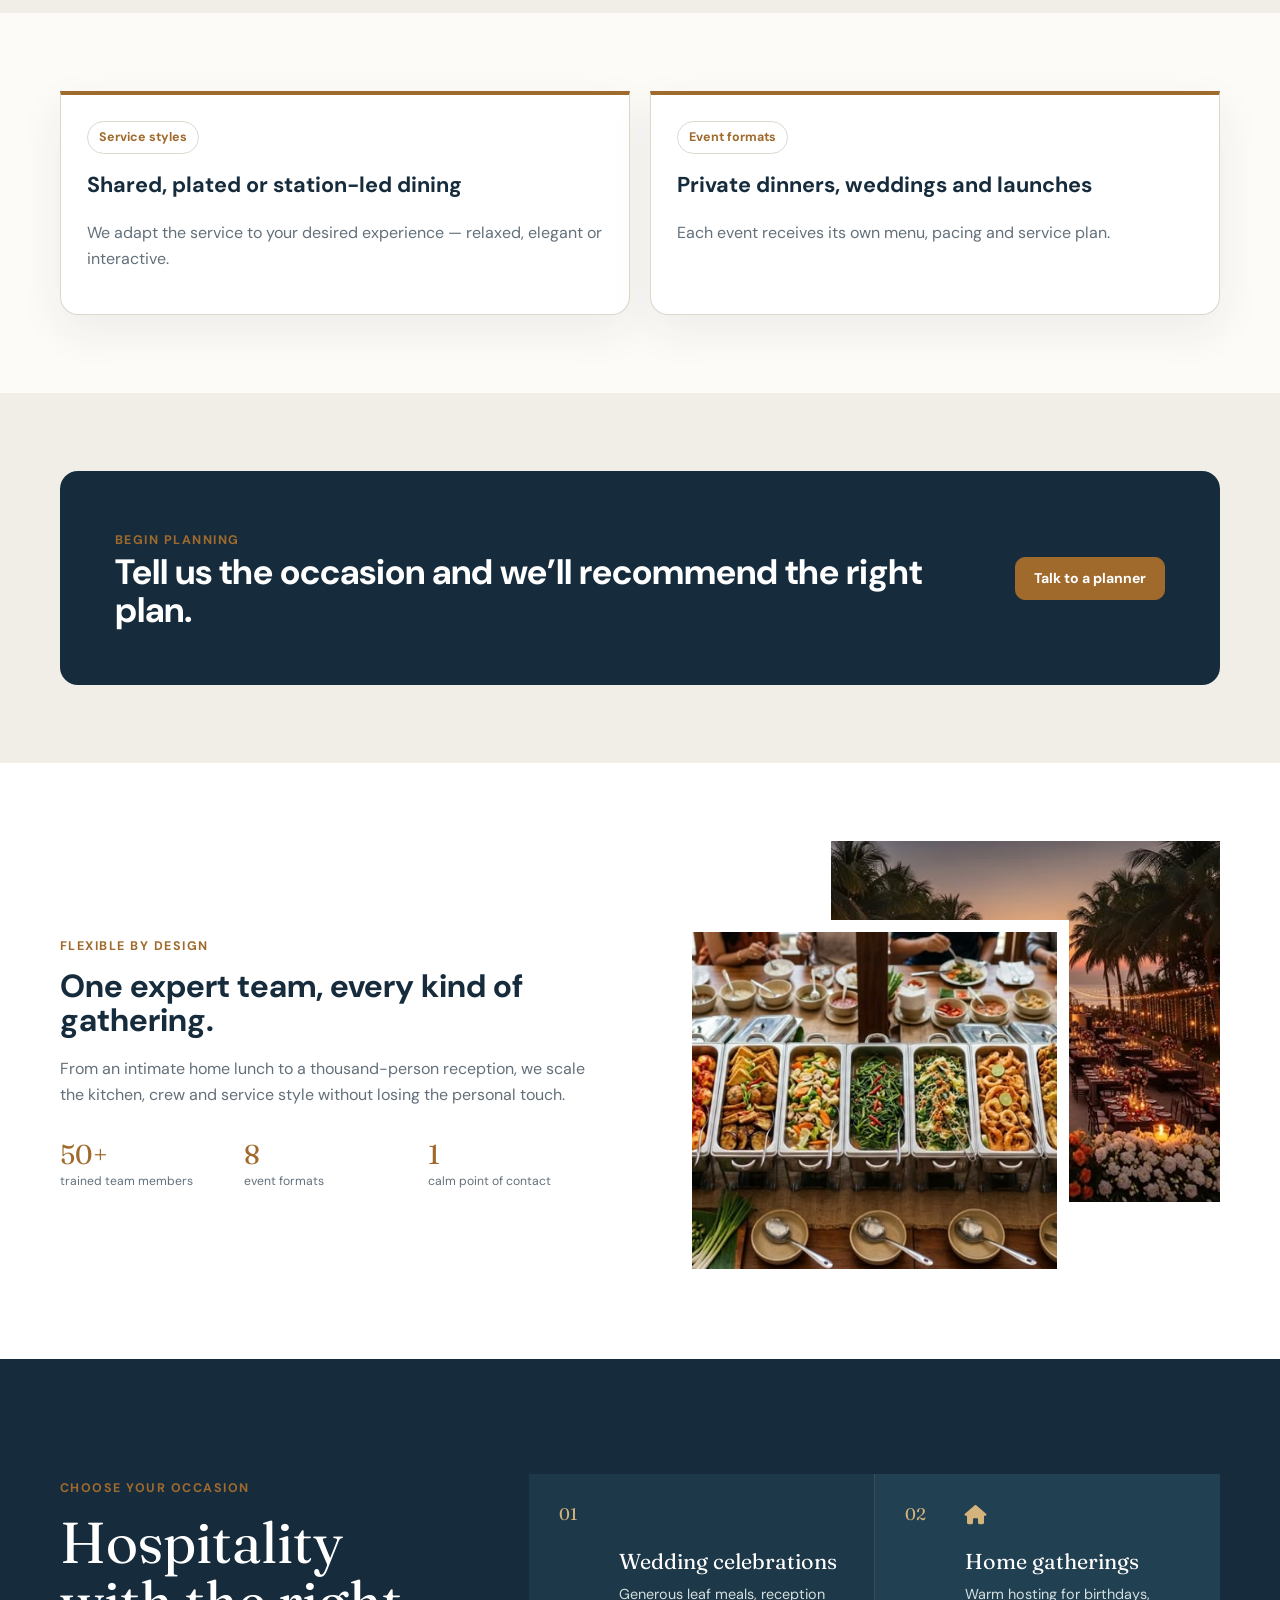
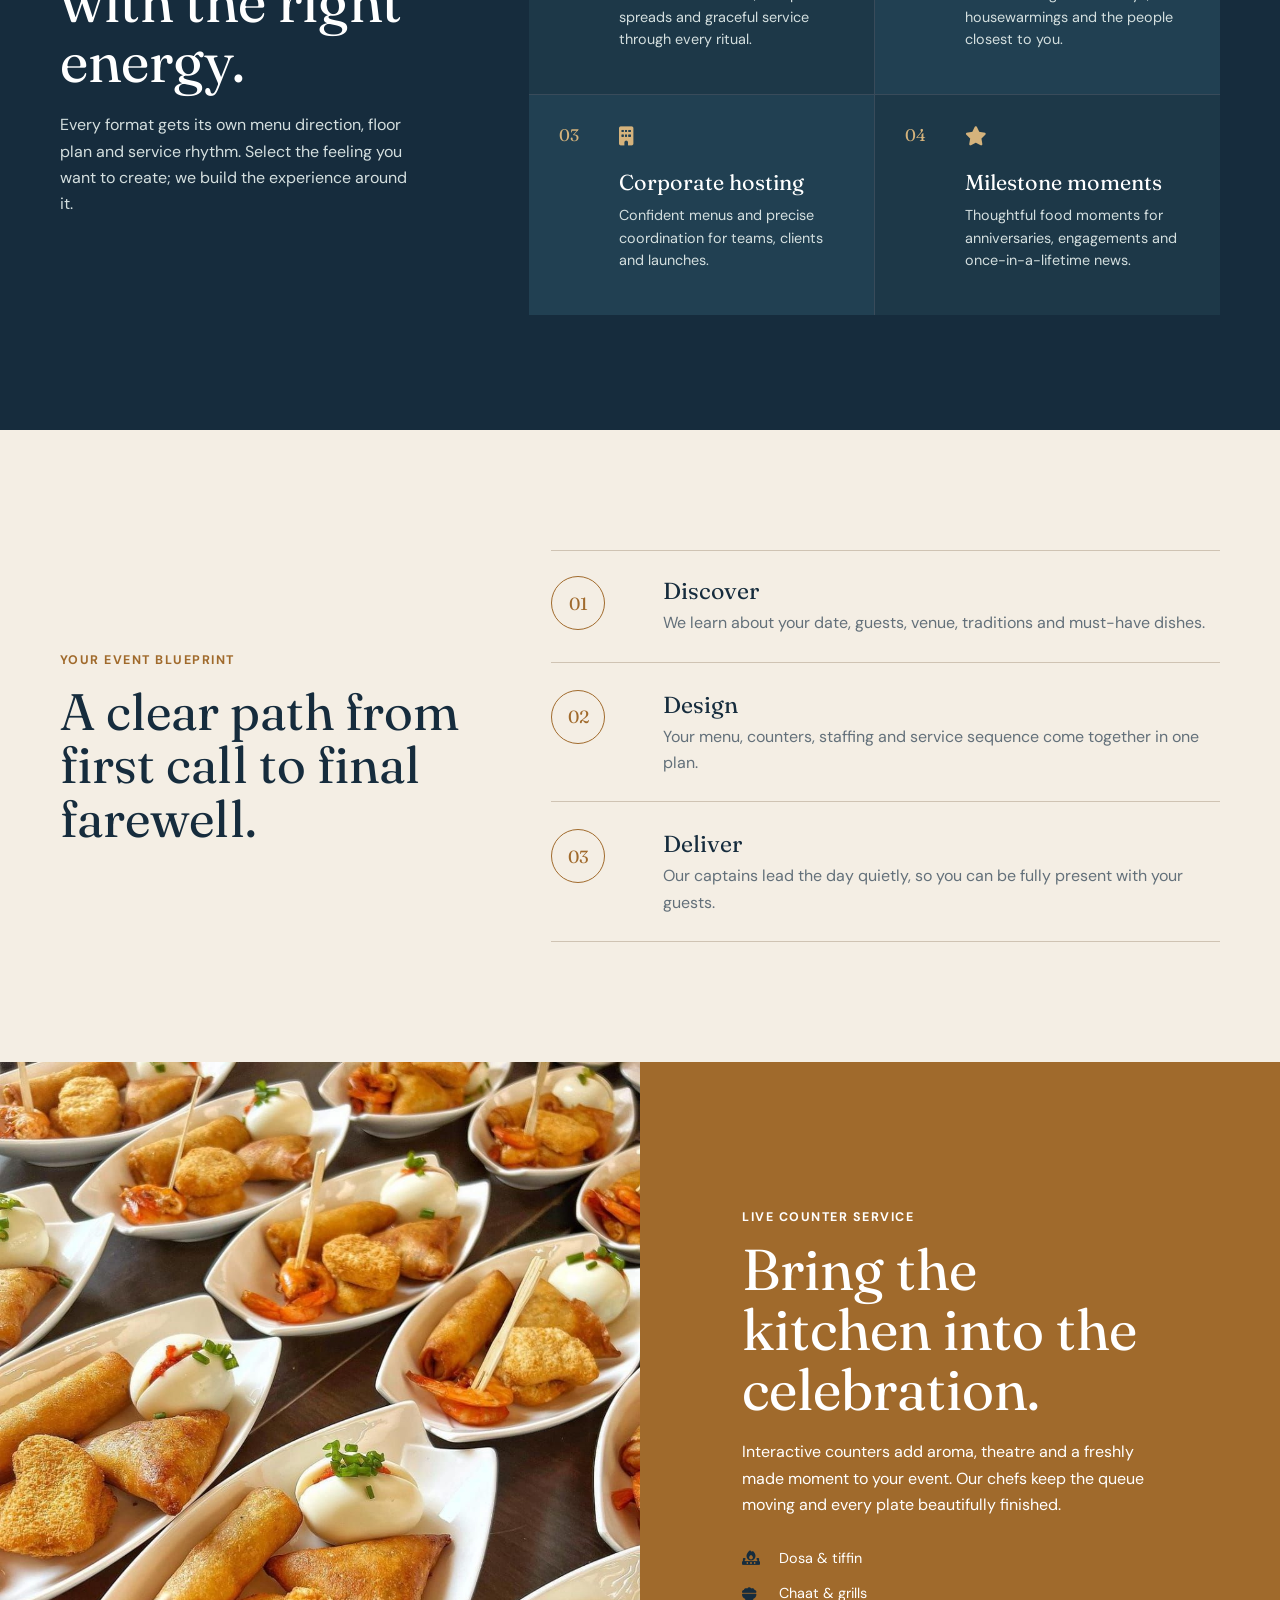
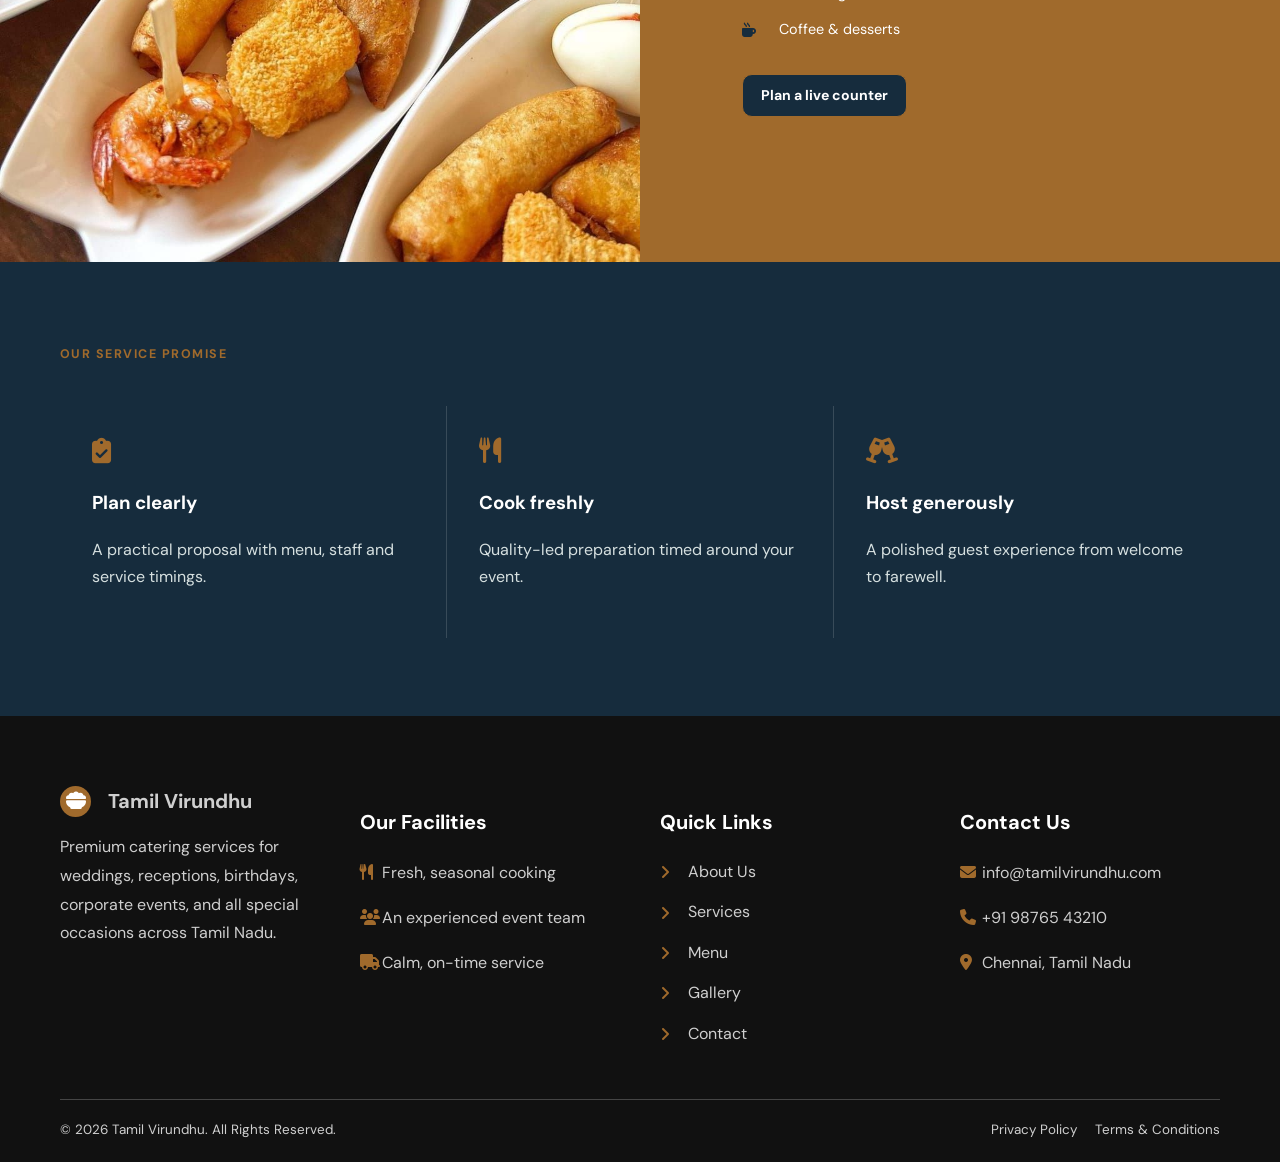
<file: services.html>
<!doctype html>
<html lang="en">
<head>
  <meta charset="utf-8">
  <meta name="viewport" content="width=device-width, initial-scale=1">
  <title>Services | Tamil Virundhu</title><meta name="description" content="Tamil Virundhu service offerings for weddings, private dining and corporate events.">
  <link rel="preconnect" href="https://fonts.googleapis.com">
  <link rel="preconnect" href="https://fonts.gstatic.com" crossorigin>
  <link href="https://fonts.googleapis.com/css2?family=DM+Sans:wght@400;500;600;700&family=Fraunces:opsz,wght@9..144,600;9..144,700&display=swap" rel="stylesheet">
  <link rel="stylesheet" href="https://cdnjs.cloudflare.com/ajax/libs/font-awesome/6.7.2/css/all.min.css">
  <link rel="stylesheet" href="assets/css/style.css">
  <link rel="stylesheet" href="assets/css/responsive.css">
</head>
<body class="page-services">
<div id='site-header'></div><main>
  <section class="page-hero">
    <div class="wrap">
      <span class="eyebrow">Our services</span>
      <h1>Catering that fits the mood and moment of your event.</h1>
      <p>From intimate dinners to elegant weddings, our hospitality is designed to support your guests, your cuisine and your vision.</p>
    </div>
  </section>
  <section class="section">
    <div class="wrap grid three service-format-grid">
      <article class="card service-format-card"><img loading="lazy" src="assets/images/gallery/service-1.jpg" alt="Wedding catering table set for guests"><div><span>01 — Wedding feasts</span><h3>Weddings</h3><p>Thoughtful menus, polished timing and a calm team to hold every moment.</p></div></article>
      <article class="card service-format-card"><img loading="lazy" src="assets/images/gallery/service-2.jpg" alt="Private dining table setting"><div><span>02 — Intimate hosting</span><h3>Private dining</h3><p>Chef-led meals and intimate hospitality in homes and private venues.</p></div></article>
      <article class="card service-format-card"><img loading="lazy" src="assets/images/gallery/service-3.jpg" alt="Catering service at a corporate event"><div><span>03 — Team occasions</span><h3>Corporate events</h3><p>Refined food, clear coordination and premium service for launches, dinners and meetings.</p></div></article>
    </div>
  </section>
  <section class="section alt">
    <div class="wrap split">
      <img class="split-image" src="assets/images/hero/hero8.jpg" alt="Wedding catering presentation">
      <div>
        <span class="eyebrow">A thoughtful process</span>
        <h2 class="section-title">We listen first, then build the menu, rhythm and service to suit your event.</h2>
        <p>Every proposal is custom. We recommend the right format, service style and timing based on your guest list and venue.</p>
        <ul class="list"><li>Tailored event menus</li><li>Staffing and coordination</li><li>Venue-ready execution with calm support</li></ul>
      </div>
    </div>
  </section>
  <section class="section">
    <div class="wrap grid two">
      <article class="card"><span class="pill">Service styles</span><h3>Shared, plated or station-led dining</h3><p>We adapt the service to your desired experience — relaxed, elegant or interactive.</p></article>
      <article class="card"><span class="pill">Event formats</span><h3>Private dinners, weddings and launches</h3><p>Each event receives its own menu, pacing and service plan.</p></article>
    </div>
  </section>
  <section class="section alt">
    <div class="wrap cta">
      <div>
        <span class="eyebrow">Begin planning</span>
        <h2>Tell us the occasion and we’ll recommend the right plan.</h2>
      </div>
      <a class="button primary" href="contact.html">Talk to a planner</a>
    </div>
  </section>
  <section class="service-spotlight section"><div class="wrap"><div class="service-spotlight-copy"><span class="eyebrow">Flexible by design</span><h2 class="section-title">One expert team, every kind of gathering.</h2><p>From an intimate home lunch to a thousand-person reception, we scale the kitchen, crew and service style without losing the personal touch.</p><div class="service-metrics"><span><strong>50+</strong> trained team members</span><span><strong>8</strong> event formats</span><span><strong>1</strong> calm point of contact</span></div></div><div class="service-photo-stack"><img loading="lazy" src="assets/images/hero/hero2.jpg" alt="Wedding service setup"><img loading="lazy" src="assets/images/hero/hero9.jpg" alt="Catering team at event"></div></div></section>
  <section class="service-occasions service-reveal"><div class="wrap"><div class="service-occasions-intro"><span class="eyebrow">Choose your occasion</span><h2>Hospitality with the right energy.</h2><p>Every format gets its own menu direction, floor plan and service rhythm. Select the feeling you want to create; we build the experience around it.</p></div><div class="occasion-list"><article><span>01</span><div><i class="fa-solid fa-rings-wedding"></i><h3>Wedding celebrations</h3><p>Generous leaf meals, reception spreads and graceful service through every ritual.</p></div></article><article><span>02</span><div><i class="fa-solid fa-house"></i><h3>Home gatherings</h3><p>Warm hosting for birthdays, housewarmings and the people closest to you.</p></div></article><article><span>03</span><div><i class="fa-solid fa-building"></i><h3>Corporate hosting</h3><p>Confident menus and precise coordination for teams, clients and launches.</p></div></article><article><span>04</span><div><i class="fa-solid fa-star"></i><h3>Milestone moments</h3><p>Thoughtful food moments for anniversaries, engagements and once-in-a-lifetime news.</p></div></article></div></div></section>
  <section class="service-flow service-reveal"><div class="wrap"><div class="service-flow-title"><span class="eyebrow">Your event blueprint</span><h2>A clear path from first call to final farewell.</h2></div><ol><li><b>01</b><div><h3>Discover</h3><p>We learn about your date, guests, venue, traditions and must-have dishes.</p></div></li><li><b>02</b><div><h3>Design</h3><p>Your menu, counters, staffing and service sequence come together in one plan.</p></div></li><li><b>03</b><div><h3>Deliver</h3><p>Our captains lead the day quietly, so you can be fully present with your guests.</p></div></li></ol></div></section>
  <section class="service-counter-feature service-reveal"><div class="service-counter-image"><img loading="lazy" src="assets/images/menu/m7.jpg" alt="Chef preparing food at a live dosa counter"></div><div class="service-counter-copy"><span class="eyebrow">Live counter service</span><h2>Bring the kitchen into the celebration.</h2><p>Interactive counters add aroma, theatre and a freshly made moment to your event. Our chefs keep the queue moving and every plate beautifully finished.</p><div class="counter-tags"><span><i class="fa-solid fa-fire-burner"></i> Dosa &amp; tiffin</span><span><i class="fa-solid fa-bowl-food"></i> Chaat &amp; grills</span><span><i class="fa-solid fa-mug-hot"></i> Coffee &amp; desserts</span></div><a class="button primary" href="contact.html">Plan a live counter</a></div></section>
  <section class="service-steps section"><div class="wrap"><span class="eyebrow">Our service promise</span><div><article><i class="fa-solid fa-clipboard-check"></i><h3>Plan clearly</h3><p>A practical proposal with menu, staff and service timings.</p></article><article><i class="fa-solid fa-utensils"></i><h3>Cook freshly</h3><p>Quality-led preparation timed around your event.</p></article><article><i class="fa-solid fa-champagne-glasses"></i><h3>Host generously</h3><p>A polished guest experience from welcome to farewell.</p></article></div></div></section>
</main><div id='site-footer'></div>
<script src="assets/js/script.js"></script><script>
  (async () => { const load=async(id,file)=>{const slot=document.querySelector(id);if(!slot)return;try{const response=await fetch(file);if(!response.ok)throw new Error();slot.innerHTML=await response.text();}catch{slot.remove();}};await Promise.all([load('#site-header','components/header.html'),load('#site-footer','components/footer.html')]);const button=document.querySelector('#menuToggle');button?.addEventListener('click',()=>{const open=document.body.classList.toggle('nav-open');button.setAttribute('aria-expanded',open);});const page=location.pathname.split('/').pop()||'index.html';document.querySelectorAll('.links a').forEach(link=>{if(link.getAttribute('href')===page){link.classList.add('active');link.setAttribute('aria-current','page');}});window.initSitePreferences();const reveals=document.querySelectorAll('.service-reveal');const revealObserver=new IntersectionObserver(entries=>entries.forEach(entry=>{if(entry.isIntersecting){entry.target.classList.add('is-visible');revealObserver.unobserve(entry.target);}}),{threshold:.18});reveals.forEach(section=>revealObserver.observe(section));})();
</script>
</body>
</html>
</file>
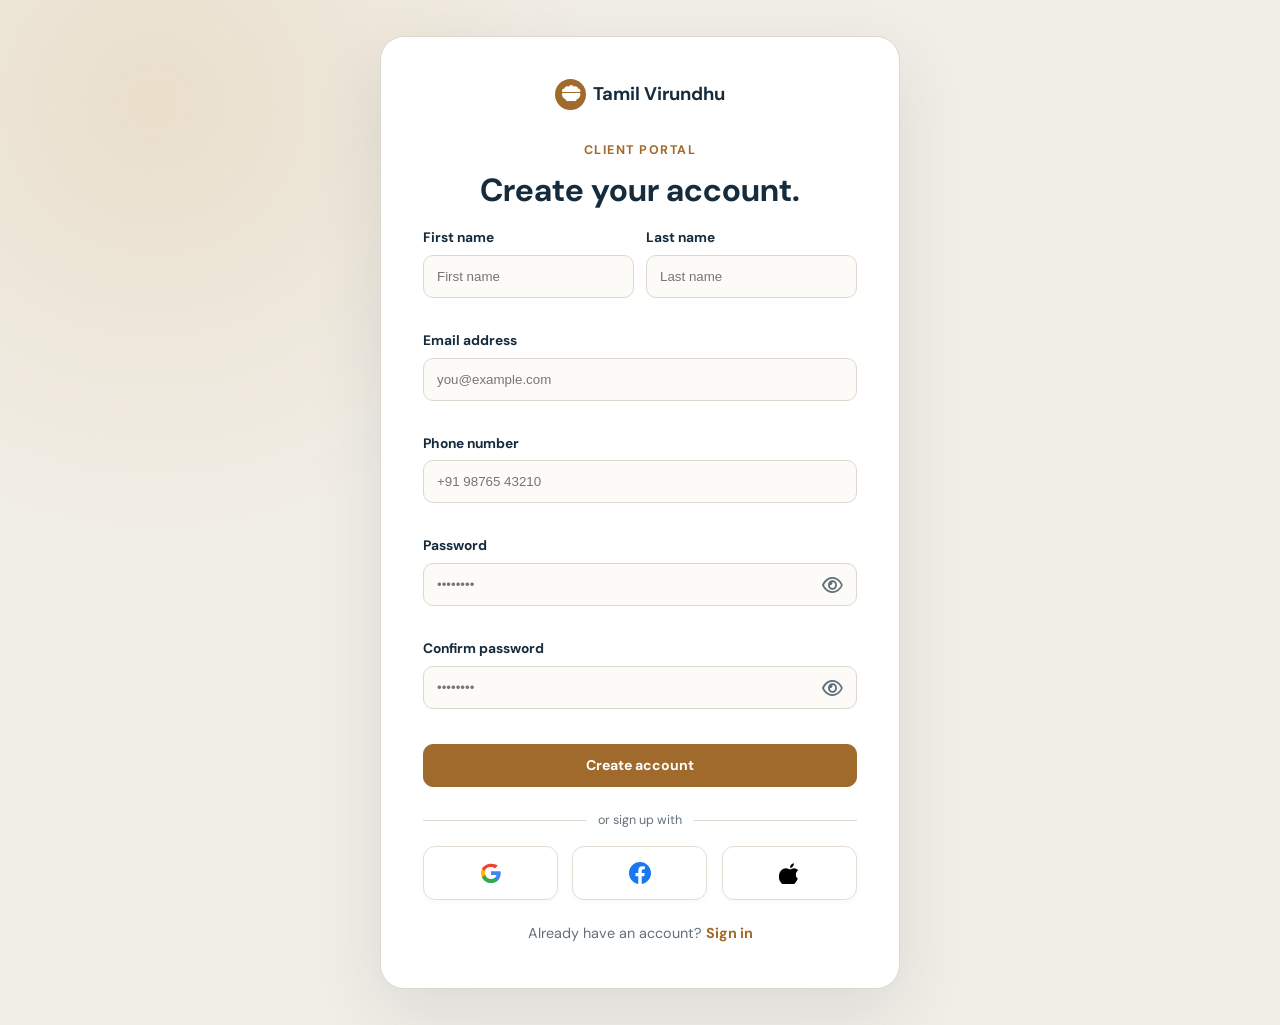
<file: signup.html>
<!doctype html>
<html lang="en"><head><meta charset="utf-8"><meta name="viewport" content="width=device-width, initial-scale=1"><title>Create Account | Tamil Virundhu</title><meta name="description" content="Create a Tamil Virundhu client account."><link rel="preconnect" href="https://fonts.googleapis.com"><link rel="preconnect" href="https://fonts.gstatic.com" crossorigin><link href="https://fonts.googleapis.com/css2?family=DM+Sans:wght@400;500;600;700&display=swap" rel="stylesheet"><link rel="stylesheet" href="https://cdnjs.cloudflare.com/ajax/libs/font-awesome/6.7.2/css/all.min.css"><link rel="stylesheet" href="assets/css/style.css"><link rel="stylesheet" href="assets/css/responsive.css"></head>
<body><main class="auth"><section class="auth-card"><div class="top-row"><a class="brand" href="index.html"><span class="brand-mark"><i class="fa-solid fa-bowl-food"></i></span>Tamil Virundhu</a></div><span class="eyebrow">Client portal</span><h1 class="section-title">Create your account.</h1><form action="dashboard.html" method="get"><div class="name-fields"><label>First name<input class="field" type="text" placeholder="First name" required></label><label>Last name<input class="field" type="text" placeholder="Last name" required></label></div><label>Email address<input class="field" type="email" placeholder="you@example.com" required></label><label>Phone number<input class="field" type="tel" placeholder="+91 98765 43210" required></label><label>Password<div class="password-field"><input class="field" type="password" placeholder="••••••••" required><button type="button" class="password-toggle" aria-label="Show password"><i class="fa-regular fa-eye"></i></button></div></label><label>Confirm password<div class="password-field"><input class="field" type="password" placeholder="••••••••" required><button type="button" class="password-toggle" aria-label="Show password"><i class="fa-regular fa-eye"></i></button></div></label><button class="button primary auth-submit" type="submit">Create account</button></form><div class="auth-divider"><span>or sign up with</span></div><div class="auth-socials">
     <button type="button" class="social-btn" aria-label="Continue with Google">
        <svg width="22" height="22" viewBox="0 0 24 24" aria-hidden="true">
            <path fill="#4285F4" d="M22.56 12.25c0-.78-.07-1.53-.2-2.25H12v4.26h5.92c-.26 1.37-1.04 2.53-2.21 3.31v2.77h3.57c2.08-1.92 3.28-4.74 3.28-8.09z"/>
            <path fill="#34A853" d="M12 23c2.97 0 5.46-.98 7.28-2.66l-3.57-2.77c-.98.66-2.23 1.06-3.71 1.06-2.86 0-5.29-1.93-6.16-4.53H2.18v2.84C3.99 20.53 7.7 23 12 23z"/>
            <path fill="#FBBC05" d="M5.84 14.09c-.22-.66-.35-1.36-.35-2.09s.13-1.43.35-2.09V7.07H2.18C1.43 8.55 1 10.22 1 12s.43 3.45 1.18 4.93l2.66-2.84z"/>
            <path fill="#EA4335" d="M12 5.38c1.62 0 3.06.56 4.21 1.65l3.15-3.15C17.46 2.98 14.97 2 12 2 7.7 2 3.99 4.47 2.18 7.07l2.66 2.84c.87-2.6 3.3-4.53 6.16-4.53z"/>
        </svg>
    </button>

    <!-- Facebook -->
    <button type="button" class="social-btn" aria-label="Continue with Facebook">
        <svg width="22" height="22" viewBox="0 0 24 24" aria-hidden="true">
            <path fill="#1877F2" d="M24 12.073C24 5.404 18.627 0 12 0S0 5.404 0 12.073c0 6.019 4.388 11.008 10.125 11.927v-8.438H7.078v-3.489h3.047V9.41c0-3.007 1.792-4.669 4.533-4.669 1.312 0 2.686.235 2.686.235v2.953H15.83c-1.491 0-1.956.925-1.956 1.874v2.25h3.328l-.532 3.489h-2.796V24C19.612 23.081 24 18.092 24 12.073z"/>
        </svg>
    </button>

    <!-- Apple -->
    <button type="button" class="social-btn" aria-label="Continue with Apple">
        <svg width="22" height="22" viewBox="0 0 24 24" aria-hidden="true">
            <path fill="#000000" d="M16.365 1.43c0 1.14-.414 2.176-1.104 3.108-.828 1.035-2.07 1.863-3.313 1.76-.138-1.173.414-2.313 1.104-3.108.759-.897 2.07-1.69 3.313-1.76zm4.209 16.565c-.621 1.38-.897 1.966-1.69 3.176-1.104 1.69-2.656 3.797-4.588 3.797-1.69 0-2.138-1.104-4.243-1.104-2.07 0-2.587 1.104-4.243 1.104-1.932 0-3.416-1.897-4.52-3.59C-1.172 17.615-.345 11.65 2.62 8.962c1.449-1.311 3.313-2.104 5.039-2.104 1.794 0 2.932 1.173 4.416 1.173 1.449 0 2.346-1.173 4.381-1.173 1.553 0 3.209.828 4.657 2.277-3.865 2.139-3.244 7.661-.539 8.86z"/>
        </svg>
    </button>
</div><p>Already have an account? <a href="login.html">Sign in</a></p></section></main><script src="assets/js/script.js"></script><script>document.querySelectorAll('.password-toggle').forEach(button=>button.addEventListener('click',()=>{const input=button.previousElementSibling;input.type=input.type==='password'?'text':'password';button.setAttribute('aria-label',input.type==='password'?'Show password':'Hide password');}));window.initSitePreferences();</script></body></html>
</file>
<file: assets/css/style.css>
﻿:root  {
  --primary:#a06a2c;
--secondary:#162c3d;
--paper:#fdfbf7;
--surface:#f1eee7;
--card:#fff;
--ink:#162c3d;
--muted:#63707a;
--line:#ddd8ce;
--radius:18px;
--shadow:0 16px 45px #162c3d12;
}
html[data-theme="dark"]  {
--paper:#101d2b;
--surface:#172a3a;
--card:#1c3345;
--ink:#f5f1e8;
--muted:#c5ced3;
--line:#385064;
--shadow:none;
}
html[data-theme="dark"] .brand  {
  color:#fff;
}
*  {
box-sizing:border-box;
}
body  {
  margin:0;
  color:var(--muted);
  background:var(--paper);
  font:400 16px/1.65 "DM Sans",sans-serif;
  overflow-x:clip;
}
html { overflow-x:clip; }
a  {
  color:inherit;
  text-decoration:none;
}
button  {
font:inherit;
cursor:pointer;
}
img  {
  display:block;
max-width:100%;
}
.wrap  {
width:min(1160px,calc(100% - 40px));
margin:auto;
}
.topbar  {
  padding:8px 0;
color:#fff;
background:var(--secondary);
font-size:.82rem;
}
.topbar .wrap,.nav,.hero-actions,.stats,.cta,.dash-top,.nav-actions  {
display:flex;
align-items:center;
}
.topbar .wrap,.cta,.dash-top  {
  justify-content:space-between;
gap:16px;
}
.header  {
position:sticky;
top:0;
z-index:10;
border-bottom:1px solid var(--line);
background:color-mix(in srgb,var(--paper) 94%,transparent);
backdrop-filter:blur(14px);
}
.nav  {
  min-height:76px;
gap:22px;
}
.brand  {
color:var(--secondary);
font:700 1.25rem "DM Sans",sans-serif;
white-space:nowrap;
}
.brand-mark  {
  display:inline-grid;
width:31px;
height:31px;
place-items:center;
margin-right:7px;
border-radius:50%;
color:#fff;
background:var(--primary);
}
.links  {
display:flex;
flex:1;
justify-content:flex-end;
gap:16px;
}
.links a  {
  color:var(--ink);
font-size:.86rem;
}
.links a  {
position:relative;
padding:6px 0;
}
.links a::after  {
  position:absolute;
right:0;
bottom:0;
left:0;
height:2px;
content:"";
transform:scaleX(0);
transform-origin:right;
background:var(--primary);
transition:transform .3s ease;
}
.links a:hover::after,.links .active::after  {
transform:scaleX(1);
transform-origin:left;
}
.links a:hover,.links .active  {
  color:var(--primary);
}
.links a[href="dashboard.html"]  {
display:none;
}
.nav-actions  {
  gap:8px;
}
.icon-btn  {
min-width:38px;
height:38px;
padding:0 12px;
border:1px solid var(--line);
border-radius:10px;
color:var(--ink);
background:var(--card);
white-space:nowrap;
}
.button, .social-btn, .icon-btn  {
  will-change:transform,box-shadow,background,border-color;
transition:transform .24s cubic-bezier(.22,.61,.36,1),background .24s ease,box-shadow .24s ease,border-color .24s ease;
}
.button  {
display:inline-flex;
min-height:43px;
align-items:center;
justify-content:center;
padding:0 18px;
border:1px solid var(--primary);
border-radius:10px;
font-size:.88rem;
font-weight:700;
}
.button:hover, .button:focus-visible  {
  transform:translateY(-2px) scale(1.01);
border-color:color-mix(in srgb,var(--primary) 80%,var(--line));
box-shadow:0 16px 30px rgba(0,0,0,.16);
}
.primary  {
color:#fff;
background:var(--primary);
}
.secondary  {
  color:var(--primary);
background:transparent;
}
.social-btn, .icon-btn  {
display:inline-flex;
align-items:center;
justify-content:center;
}
.social-btn:hover, .social-btn:focus-visible, .icon-btn:hover, .icon-btn:focus-visible  {
  transform:translateY(-1px) scale(1.01);
border-color:color-mix(in srgb,var(--primary) 60%,var(--line));
box-shadow:0 10px 22px rgba(0,0,0,.14);
}
@keyframes hover-pop  {
from  {
  transform:translateY(0) scale(1);
}
 to  {
transform:translateY(-1px) scale(1.01);
}
 }
.button:hover, .button:focus-visible, .social-btn:hover, .social-btn:focus-visible, .icon-btn:hover, .icon-btn:focus-visible  {
  animation: hover-pop .22s ease both;
}
.hero  {
padding:84px 0 66px;
background:linear-gradient(90deg,var(--surface) 0 57%,transparent 57%);
}
.hero-grid,.split  {
  display:grid;
grid-template-columns:1fr .95fr;
align-items:center;
gap:48px;
}
.eyebrow  {
color:var(--primary);
font-size:.78rem;
font-weight:700;
letter-spacing:.12em;
text-transform:uppercase;
}
h1,h2,h3  {
  color:var(--ink);
  font-family:"DM Sans",sans-serif;
}
.hero h1,.section-title  {
margin:12px 0 18px;
font:700 clamp(2.35rem,5vw,4.5rem)/1.06 "DM Sans",sans-serif;
}
.hero p  {
  max-width:540px;
font-size:1.05rem;
}
.hero-actions  {
gap:12px;
margin:28px 0;
}
.hero-image  {
  min-height:440px;
border-radius:var(--radius);
background:center/cover url("../images/hero/hero1.jpg");
box-shadow:var(--shadow);
}
.stats  {
gap:32px;
}
.stats b,.metric strong,.price  {
  display:block;
color:var(--ink);
font:700 1.4rem "DM Sans",sans-serif;
}
.section  {
padding:78px 0;
}
.section.compact  {
  padding:46px 0;
}
.section.compact .section-title  {
margin-bottom:10px;
}
.feature-strip  {
  display:grid;
grid-template-columns:repeat(4,1fr);
gap:1px;
background:var(--line);
border:1px solid var(--line);
border-radius:var(--radius);
overflow:hidden;
}
.feature-strip div  {
padding:22px;
background:var(--card);
}
.feature-strip strong  {
  display:block;
color:var(--ink);
font:700 1.7rem "DM Sans",sans-serif;
}
.image-banner  {
min-height:340px;
display:grid;
place-items:center;
padding:45px;
border-radius:var(--radius);
color:#fff;
background:linear-gradient(#162c3d90,#162c3d90),center/cover var(--banner);
text-align:center;
}
.image-banner h2  {
  max-width:700px;
color:#fff;
font-size:clamp(2rem,4vw,3.5rem);
}
.pill  {
display:inline-block;
padding:5px 11px;
border:1px solid var(--line);
border-radius:20px;
color:var(--primary);
font-size:.78rem;
font-weight:700;
}
.card:hover .card-icon  {
  transform:rotate(-8deg) scale(1.08);
}
.card-icon  {
transition:transform .3s ease;
}
.section.alt,.page-hero  {
  background:var(--surface);
}
.section-head  {
max-width:680px;
margin-bottom:34px;
}
.section-title  {
  font-size:clamp(2rem,3.7vw,0.1rem);
}
.grid  {
display:grid;
gap:20px;
}
.three  {
  grid-template-columns:repeat(3,1fr);
}
.two  {
grid-template-columns:repeat(2,1fr);
}
.card  {
  padding:26px;
border:1px solid var(--line);
border-radius:var(--radius);
background:var(--card);
box-shadow:var(--shadow);
transition:transform .35s ease,box-shadow .35s ease,border-color .35s ease;
animation: glow 8s ease-in-out infinite alternate;
}
.card:hover  {
    transform:translateY(-8px);
border-color:color-mix(in srgb,var(--primary) 65%,var(--line));
box-shadow:0 18px 42px color-mix(in srgb,var(--primary) 20%,transparent);
}
.card h3  {
      margin:14px 0 8px;
font-size:1.35rem;
}
.card-icon  {
display:grid;
width:44px;
height:44px;
place-items:center;
border-radius:13px;
color:var(--primary);
background:color-mix(in srgb,var(--primary) 13%,transparent);
font-size:1.3rem;
}
.image-card  {
  padding:0;
overflow:hidden;
}
.image-card img  {
    width:100%;
height:245px;
object-fit:cover;
transition:transform .65s ease;
}
.image-card:hover img  {
      transform:scale(1.06);
}
.image-card div  {
padding:18px 20px;
}
.split-image  {
  width:100%;
height:410px;
border-radius:var(--radius);
object-fit:cover;
}
.list  {
    padding:0;
list-style:none;
}
.list li  {
      margin:11px 0;
}
.list li::before  {
content:"✓";
margin-right:8px;
color:var(--primary);
font-weight:700;
}
.cta  {
  padding:55px;
border-radius:var(--radius);
color:#fff;
background:var(--secondary);
}
.cta h2  {
    margin:0;
color:#fff;
font:700 2.2rem/1.1 "DM Sans",sans-serif;
}
/* .footer  {
  padding:58px 0 20px;
  color:#dbe5df;
  background:#10242d;
}
.footer-grid  {
  display:grid;
  grid-template-columns:1.7fr 1fr 1fr 1fr;
  gap:30px;
}
.footer h3  {
  color:#fff;
  font-size:1.05rem;
  margin-bottom:18px;
}
.footer p,
.footer a  {
  color:#c7d9e3;
  font-size:.95rem;
  line-height:1.7;
}
.footer a  {
  display:block;
  margin:7px 0;
  text-decoration:none;
}
.footer a:hover {
  color:#fff;
}
.footer-icon {
  display:inline-flex;
  width:28px;
  height:28px;
  align-items:center;
  justify-content:center;
  margin-right:10px;
  border-radius:50%;
  background:rgba(255,255,255,.09);
  color:#fff;
  font-size:1rem;
}
.footer-bottom {
  display:flex;
  align-items:center;
  justify-content:space-between;
  gap:18px;
  margin-top:38px;
  padding-top:18px;
  border-top:1px solid rgba(255,255,255,.15);
  font-size:.82rem;
  color:#b8c9d5;
} */

 /* ===========================
   FOOTER
=========================== */

.footer{
    background:#111;
    color:#fff;
    padding:70px 0 20px;
}

.footer-grid{
    display:grid;
    grid-template-columns:repeat(4,1fr);
    gap:40px;
}

.footer h3{
    margin-bottom:20px;
    font-size:20px;
    color:#fff;
}

.footer p{
    color:#cfcfcf;
    line-height:1.8;
    margin-bottom:12px;
}

.footer a{
    display:flex;
    align-items:center;
    gap:10px;
    color:#cfcfcf;
    text-decoration:none;
    margin-bottom:14px;
    transition:.3s;
}

.footer a:hover{
    color:var(--primary);
    padding-left:6px;
}

.footer-icon{
    width:18px;
    color:var(--primary);
    flex-shrink:0;
}

.footer-bottom{
    margin-top:50px;
    padding-top:25px;
    border-top:1px solid rgba(255,255,255,.15);
    display:flex;
    justify-content:space-between;
    align-items:center;
    gap:20px;
    flex-wrap:wrap;
}

.footer-bottom div{
    display:flex;
    gap:20px;
}

.footer-bottom a{
    margin:0;
}

/* ===========================
   Tablet
=========================== */

@media (max-width:992px){

.footer-grid{
    grid-template-columns:repeat(2,1fr);
    gap:35px;
}

.footer{
    padding:60px 0 20px;
}

}

/* ===========================
   Mobile
=========================== */

@media (max-width:576px){

.footer-grid{
    grid-template-columns:1fr;
    text-align:left;
    gap:30px;
}

.footer-bottom{
    flex-direction:column;
    align-items:flex-start;
}

.footer-bottom div{
    flex-wrap:wrap;
    gap:15px;
}

}
.page-hero  {
  padding:70px 0;
  text-align:center;
}
.page-gallery .page-hero .wrap {
  max-width:760px;
  margin:auto;
  text-align:center;
}
.page-hero h1  {
  margin:10px 0;
color:var(--ink);
font:700 clamp(2.5rem,5vw,4rem) "DM Sans",sans-serif;
}
.page-hero p  {
    max-width:650px;
margin:auto;
}
.featured  {
      position:relative;
border:2px solid var(--primary);
}
.tag  {
position:absolute;
top:-14px;
left:50%;
transform:translateX(-50%);
padding:4px 13px;
border-radius:30px;
color:#fff;
background:var(--primary);
font-size:.75rem;
font-weight:700;
}
.faq details  {
  padding:18px 0;
border-bottom:1px solid var(--line);
color:var(--ink);
}
.faq summary  {
    cursor:pointer;
font-weight:700;
}
.form-card  {
      max-width:620px;
margin:auto;
}
.field  {
width:100%;
margin:6px 0 16px;
padding:13px;
border:1px solid var(--line);
border-radius:10px;
color:var(--ink);
background:var(--paper);
}
.auth  {
  display:grid;
min-height:100vh;
place-items:center;
padding:24px;
background:var(--surface);
}
.auth-card  {
    width:min(460px,100%);
padding:36px 32px 34px;
border:1px solid var(--line);
border-radius:28px;
background:var(--card);
box-shadow:0 25px 60px rgba(22,44,61,.12);
position:relative;
overflow:hidden;
animation: glow 10s ease-in-out infinite alternate;
}
.top-row  {
      display:flex;
align-items:center;
justify-content:space-between;
gap:16px;
margin-bottom:24px;
}
.auth-card .brand  {
margin:0;
font-size:1.15rem;
}
.auth-card .nav-actions  {
  gap:10px;
}
.form-meta  {
    display:flex;
flex-wrap:wrap;
align-items:center;
justify-content:space-between;
gap:10px;
margin:16px 0 24px;
}
.checkbox-label  {
      display:inline-flex;
gap:10px;
align-items:center;
font-size:.94rem;
color:var(--muted);
}
.checkbox-label input  {
accent-color:var(--primary);
}
.field-with-icon  {
  position:relative;
}
.field-with-icon .field  {
    padding-right:46px;
}
.password-toggle  {
      position:absolute;
top:50%;
right:14px;
transform:translateY(-50%);
border:none;
background:transparent;
color:var(--muted);
font-size:1.15rem;
cursor:pointer;
}
.text-link  {
color:var(--primary);
font-size:.94rem;
}
.button.full-width  {
  width:100%;
}
.social  {
    display:grid;
grid-template-columns:repeat(3,minmax(0,1fr));
gap:12px;
margin:26px 0 12px;
}
.social-icons .social-btn  {
      padding:14px 0;
}
.social-more  {
display:grid;
margin-bottom:24px;
}
.social-btn  {
  display:inline-flex;
align-items:center;
justify-content:center;
width:100%;
min-height:52px;
border:1px solid var(--line);
border-radius:14px;
color:var(--ink);
background:var(--paper);
font-weight:700;
}
.social-btn .social-icon  {
    width:34px;
height:34px;
display:grid;
place-items:center;
border-radius:12px;
background:#fff;
font-size:1.15rem;
color:var(--ink);
}
.social-btn.google .social-icon  {
      color:#4285f4;
}
.social-btn.apple .social-icon  {
font-family:ui-serif,Georgia,serif;
}
.social-btn.facebook .social-icon  {
  color:#1877f2;
}
.auth-card p  {
    margin:0;
color:var(--muted);
}
.auth-card p a  {
      color:var(--primary);
font-weight:700;
}
section, .page-hero  {
  opacity:1;
  transform:none;
  transition:opacity .85s ease,transform .85s ease;
}
section[data-anim="fade-left"], .page-hero[data-anim="fade-left"]  {
  transform:none;
}
section[data-anim="fade-right"], .page-hero[data-anim="fade-right"]  {
  transform:none;
}
section[data-anim="zoom-in"], .page-hero[data-anim="zoom-in"]  {
  transform:none;
}
section[data-anim="spin-in"], .page-hero[data-anim="spin-in"]  {
  transform:none;
}
section.section-visible, .page-hero.section-visible  {
  opacity:1;
  transform:none;
}
section.section-visible[data-anim="fade-left"], .page-hero.section-visible[data-anim="fade-left"], section.section-visible[data-anim="fade-right"], .page-hero.section-visible[data-anim="fade-right"], section.section-visible[data-anim="zoom-in"], .page-hero.section-visible[data-anim="zoom-in"], section.section-visible[data-anim="spin-in"], .page-hero.section-visible[data-anim="spin-in"]  {
  transform:none;
}
@keyframes glow  {
      from  {
box-shadow:0 18px 35px rgba(160,106,44,.08);
}
 to  {
  box-shadow:0 28px 65px rgba(160,106,44,.18);
}
 }
@keyframes float  {
    0%  {
      transform:translateY(0);
}
 50%  {
transform:translateY(-8px);
}
 100%  {
  transform:translateY(0);
}
 }
@keyframes backgroundDrift  {
    0%  {
      background-position:center 55%;
}
 50%  {
background-position:center 45%;
}
 100%  {
  background-position:center 55%;
}
 }
.hero-image, .split-image, .slider img  {
    animation: float 16s ease-in-out infinite;
}
.hero-image  {
      animation: backgroundDrift 18s ease-in-out infinite;
background-position: center 55%;
}
.dashboard  {
display:grid;
min-height:100vh;
grid-template-columns:250px 1fr;
}
.side  {
  padding:28px;
color:#fff;
background:var(--secondary);
}
.side .brand  {
    color:#fff;
}
.side a  {
      display:block;
margin:5px 0;
padding:10px 12px;
border-radius:8px;
}
.side a.active,.side a:hover  {
background:#ffffff20;
}
.dash-main  {
  padding:35px;
background:var(--surface);
}
.metrics  {
    grid-template-columns:repeat(4,1fr);
margin:26px 0;
}
.reveal  {
      animation:rise .7s both;
}
.reveal:nth-child(2)  {
animation-delay:.12s;
}
.reveal:nth-child(3)  {
  animation-delay:.24s;
}
@keyframes rise  {
    from  {
      opacity:0;
transform:translateY(22px);
}
 to  {
opacity:1;
transform:translateY(0);
}
 }
@media(prefers-reduced-motion:reduce) {
  *,*::before,*::after {
    animation-duration:.01ms!important;
transition-duration:.01ms!important}
}
.accent-panel  {
      overflow:hidden;
position:relative;
color:#fff;
background:var(--secondary);
}
.accent-panel h2  {
color:#fff;
}
.accent-panel::after  {
  position:absolute;
right:-80px;
bottom:-100px;
width:290px;
height:290px;
content:"";
border:1px solid #ffffff38;
border-radius:50%;
}
.number  {
    display:block;
color:var(--primary);
font:700 3rem "DM Sans",sans-serif;
}
.timeline  {
      border-left:1px solid var(--line);
}
.timeline article  {
position:relative;
margin-left:24px;
padding:0 0 30px 22px;
}
.timeline article::before  {
  position:absolute;
top:7px;
left:-31px;
width:13px;
height:13px;
content:"";
border:3px solid var(--paper);
border-radius:50%;
background:var(--primary);
}
.slider  {
    position:relative;
display:flex;
gap:18px;
overflow-x:auto;
padding:5px 5px 20px;
scroll-snap-type:x mandatory;
scrollbar-width:none;
}
.slider::-webkit-scrollbar  {
      display:none;
}
.slide  {
min-width:min(78%,360px);
scroll-snap-align:start;
}
.slide img  {
  width:100%;
height:280px;
border-radius:var(--radius);
object-fit:cover;
}
.slider-nav  {
    display:flex;
justify-content:flex-end;
gap:8px;
margin-top:12px;
}
.slider-nav a  {
      display:grid;
width:40px;
height:40px;
place-items:center;
border:1px solid var(--line);
border-radius:50%;
color:var(--ink);
background:var(--card);
transition:background .25s,color .25s;
}
.slider-nav a:hover  {
color:#fff;
background:var(--primary);
}
.gradient-hero  {
  overflow:hidden;
position:relative;
background:linear-gradient(125deg,#162c3d 0%,#254a61 55%,#a06a2c 150%);
color:#e9eef0;
}
.gradient-hero h1  {
    color:#fff;
}
.gradient-hero::after  {
      position:absolute;
top:-80px;
right:-90px;
width:430px;
height:430px;
content:"";
border:1px solid #ffffff40;
border-radius:50%;
}
@media(max-width:1050px) {
.links {
  gap:10px}
.links a {
    font-size:.76rem}
.nav-actions .primary {
      display:none}
}
@media(max-width:800px) {
.header {
  position:static}
.nav {
    min-height:unset;
flex-wrap:wrap;
padding:10px 0}
.brand {
      font-size:1.08rem}
.nav-actions {
margin-left:auto}
.nav-actions .button {
  display:inline-flex;
min-height:38px;
padding:0 12px}
.links {
    order:3;
flex:0 0 100%;
display:flex;
flex-wrap:nowrap;
justify-content:flex-start;
gap:18px;
overflow-x:auto;
padding:8px 0 4px;
scrollbar-width:none}
.links::-webkit-scrollbar {
      display:none}
.links a {
flex:0 0 auto;
font-size:.8rem}
.hero {
  padding:58px 0;
background:var(--surface)}
.hero-grid,.split,.three,.footer-grid,.feature-strip {
    grid-template-columns:1fr}
.hero-image {
      min-height:310px}
.two {
grid-template-columns:1fr}
.cta {
  display:block}
.cta .button {
    margin-top:20px}
.dashboard {
      grid-template-columns:1fr}
.side {
padding:16px}
.side nav {
  display:flex;
overflow:auto}
.side nav a {
    white-space:nowrap}
.metrics {
      grid-template-columns:1fr 1fr}
.topbar .wrap {
justify-content:center}
.topbar span:last-child {
  display:none}
}
@media(max-width:480px) {
    .wrap {
      width:min(100% - 28px,1160px)}
.nav-actions .button {
display:none}
.nav-actions .secondary {
  display:inline-flex}
.stats {
    gap:16px}
.metrics {
      grid-template-columns:1fr}
.auth-card {
    padding:25px}
.hero-actions {
    flex-direction:column}
.hero-actions .button {
    width:100%}
}

/* Shared component navigation and section motion */
.menu-toggle { display:none; }
.mobile-menu-tools { display:none; }
.section-reveal { opacity:0; transform:translateY(28px); transition:opacity .65s ease, transform .65s cubic-bezier(.22,.61,.36,1); }
.section-reveal.is-visible { opacity:1; transform:none; }
.section-reveal.motion-0.is-visible { animation:float-in .7s both; }
.section-reveal.motion-1.is-visible { animation:slide-in .7s both; }
.section-reveal.motion-2.is-visible { animation:soft-scale .7s both; }
@keyframes float-in { from { opacity:0; transform:translateY(34px); } to { opacity:1; transform:none; } }
@keyframes slide-in { from { opacity:0; transform:translateX(-34px); } to { opacity:1; transform:none; } }
@keyframes soft-scale { from { opacity:0; transform:scale(.96); } to { opacity:1; transform:scale(1); } }
.page-section { overflow:hidden; }
.design-split,.design-stats { display:grid; grid-template-columns:1fr 1fr; gap:54px; align-items:center; }
.design-split img { width:100%; min-height:360px; object-fit:cover; border-radius:var(--radius); box-shadow:var(--shadow); }
.design-split .section-title { font-size:clamp(2rem,4vw,3.6rem); }
.design-stats { padding:44px; color:#fff; background:var(--secondary); border-radius:var(--radius); }
.design-stats h2 { color:#fff; }
.stat-orbs { display:flex; justify-content:center; gap:16px; }
.stat-orbs b { display:grid; width:118px; height:118px; place-content:center; border:1px solid #ffffff55; border-radius:50%; color:#fff; font-size:1.75rem; text-align:center; }
.stat-orbs small { display:block; margin-top:3px; color:#ffffffaa; font-size:.7rem; letter-spacing:.08em; text-transform:uppercase; }
.design-quote { max-width:900px; display:grid; grid-template-columns:100px 1fr; gap:20px; margin:auto; padding:54px; border-left:5px solid var(--primary); background:var(--surface); }
.design-quote > span { color:var(--primary); font:7rem/.7 Georgia,serif; }
.design-quote p { margin:0; color:var(--ink); font:600 clamp(1.4rem,3vw,2.25rem)/1.35 "DM Sans",sans-serif; }
.design-quote h2 { margin:20px 0 2px; font-size:1rem; }
.design-mosaic { display:grid; grid-template-columns:1.15fr .9fr .65fr; align-items:stretch; background:var(--surface); }
.design-mosaic > div { padding:48px; }
.design-mosaic img { width:100%; min-height:350px; height:100%; object-fit:cover; }
.design-mosaic aside { display:flex; flex-direction:column; justify-content:space-between; padding:32px; color:#fff; background:var(--primary); }
.design-mosaic aside strong { font:700 1.7rem/1.1 "DM Sans",sans-serif; }
.design-mosaic aside a { font-weight:700; }
@media (max-width:1024px) {
  .nav { flex-wrap:wrap; padding:10px 0; min-height:64px; }
  .menu-toggle { display:inline-flex; font-size:1.25rem; }
  .links { display:none; order:3; flex:0 0 100%; flex-direction:column; align-items:stretch; gap:0; padding:10px 0; overflow:visible; }
  .nav-open .links { display:flex; }
  .links a { padding:10px 4px; border-bottom:1px solid var(--line); }
  .nav-actions { margin-left:auto; }
  .nav-actions .primary { display:none; }
  .nav-actions > .icon-btn:not(.menu-toggle) { display:none; }
  .nav-actions .secondary { display:inline-flex; }
  .mobile-menu-tools { display:none; gap:10px; align-items:center; padding:16px 0 4px; }
  .nav-open .mobile-menu-tools { display:flex; }
  .mobile-menu-tools .button { width:auto; }
}
@media (max-width:800px) {
  .hero-grid,.split,
  .design-feature,
  .design-split,.design-stats { grid-template-columns:1fr; gap:28px; }
  .split,
  .design-feature { align-items:start; }
  .design-feature > img { width:100%; height:auto; min-height:0; }
  .design-stats { padding:30px; }
  .design-mosaic { grid-template-columns:1fr; }
  .design-mosaic img { min-height:250px; }
  body.page-about .page-section::before { display:none; }
  .page-menu .image-banner { min-height:0; padding:0; }
}
@media (max-width:480px) {
  .stat-orbs { justify-content:center; flex-wrap:wrap; gap:12px; }
  .stat-orbs b { width:64px; height:64px; font-size:1rem; }
  .design-quote { grid-template-columns:1fr; padding:30px; }
  .design-quote > span { display:none; }
  .design-feature > img { height:auto; }
  .design-mosaic > div { padding:30px; }
  .page-menu .image-banner { display:none; }
  .page-services .wrap.split { align-items:start; }
  .page-services .wrap.split .split-image { width:100%; height:auto; }
}

/* Page identities: every destination uses its own editorial treatment. */
.page-index .hero { background:radial-gradient(circle at 84% 22%,#d8b681 0 12%,transparent 12.2%),linear-gradient(115deg,var(--surface) 0 65%,var(--paper) 65%); }
.page-index .hero-image { transform:rotate(2deg); border-radius:90px 18px 90px 18px; }
.page-index .page-section:nth-of-type(even) { background:linear-gradient(90deg,transparent 0 10%,var(--surface) 10% 90%,transparent 90%); }
.page-home-2 { --primary:#b58a55; }
.page-home-2 .page-hero,.page-home-2 .hero { color:#fff; background:linear-gradient(135deg,#0f1f2e,#28465c); }
.page-home-2 .page-hero h1,.page-home-2 .hero h1 { color:#fff; }
.page-home-2 .page-section { background:linear-gradient(180deg,#f7f3ed,#fff); }
.page-home-2 .design-mosaic { border:1px solid #b58a5560; }
.page-about .page-hero { border-bottom:16px solid var(--primary); background:var(--secondary); }
.page-about .page-hero h1,.page-about .page-hero p { color:#fff; }
.page-about .page-section { position:relative; }
.page-about .page-section::before { position:absolute; left:calc(50% - 1px); top:0; bottom:0; width:2px; content:""; background:var(--line); }
.page-services .page-hero { background:linear-gradient(100deg,var(--paper),#ead8bd); }
.page-services .card { border-top:4px solid var(--primary); border-radius:0 0 var(--radius) var(--radius); }
.page-services .page-section:nth-of-type(even) { background:var(--secondary); }
.page-services .page-section:nth-of-type(even) h2,.page-services .page-section:nth-of-type(even) p { color:#fff; }
.page-menu { --primary:#a06a2c; }
.page-menu .page-hero { color:#fff; background:#3b221d; }
.page-menu .page-hero h1,.page-menu .page-hero p { color:#fff; }
.page-menu .image-card { overflow:hidden; border-radius:0; }
.page-menu .image-card img { filter:saturate(1.18) contrast(1.06); }
.page-menu .page-section:nth-of-type(odd) { background:#f8eee5; }
.page-gallery .page-hero { background:linear-gradient(130deg,#d9c5b2 0 50%,#1d3848 50%); }
.page-gallery .page-hero h1,.page-gallery .page-hero p { color:#fff; max-width:590px; }
.page-gallery .grid.three { grid-template-columns:1.1fr .9fr 1fr; }
.page-gallery .grid.three .card:nth-child(2) { transform:translateY(42px); }
.page-gallery .page-section { background:transparent; }
.page-pricing .page-hero { background:linear-gradient(110deg,#f6eddc,#d6a760); }
.page-pricing .card { box-shadow:0 18px 0 var(--surface),var(--shadow); }
.page-pricing .card:nth-child(2) { color:#fff; background:var(--secondary); transform:translateY(-18px); }
.page-pricing .card:nth-child(2) h3,.page-pricing .card:nth-child(2) p { color:#fff; }
.page-testimonials .page-hero { text-align:center; background:var(--surface); }
.page-testimonials .card:nth-child(odd) { transform:rotate(-1.5deg); }
.page-testimonials .card:nth-child(even) { transform:rotate(1.5deg); }
.page-testimonials .page-section:nth-of-type(even) { background:#f6f0e7; }
.page-faq .page-hero { background:linear-gradient(90deg,var(--secondary) 0 35%,var(--paper) 35%); }
.page-faq .page-hero h1 { max-width:720px; }
.page-faq .faq-item,.page-faq details { border-left:5px solid var(--primary); }
.page-faq .page-section { border-bottom:1px dashed var(--line); }
.page-contact .page-hero { color:#fff; background:linear-gradient(135deg,#214052,#a06a2c); }
.page-contact .page-hero h1,.page-contact .page-hero p { color:#fff; }
.page-contact .field,.page-contact textarea { border-radius:0; border-width:0 0 2px; background:transparent; }
.page-contact .page-section:nth-of-type(odd) { background:#eef3f3; }

.page-index .page-section.is-visible { animation:homeLift .75s both; }
.page-home-2 .page-section.is-visible { animation:atelierReveal .9s both; }
.page-about .page-section.is-visible { animation:storyLine .75s both; }
.page-services .page-section.is-visible { animation:serviceSweep .7s both; }
.page-menu .page-section.is-visible { animation:menuBloom .8s both; }
.page-gallery .page-section.is-visible { animation:galleryDrop .7s both; }
.page-pricing .page-section.is-visible { animation:priceRise .7s both; }
.page-testimonials .page-section.is-visible { animation:notePin .7s both; }
.page-faq .page-section.is-visible { animation:answerSlide .7s both; }
.page-contact .page-section.is-visible { animation:contactFlow .75s both; }
@keyframes homeLift { from { opacity:0; transform:translateY(45px) scale(.98); } to { opacity:1; transform:none; } }
@keyframes atelierReveal { from { opacity:0; clip-path:inset(0 50% 0 50%); } to { opacity:1; clip-path:inset(0); } }
@keyframes storyLine { from { opacity:0; transform:translateX(-26px); } to { opacity:1; transform:none; } }
@keyframes serviceSweep { from { opacity:0; transform:translateX(45px) skewX(-2deg); } to { opacity:1; transform:none; } }
@keyframes menuBloom { from { opacity:0; transform:scale(.9) rotate(-1deg); } to { opacity:1; transform:none; } }
@keyframes galleryDrop { from { opacity:0; transform:translateY(-35px) rotate(2deg); } to { opacity:1; transform:none; } }
@keyframes priceRise { from { opacity:0; transform:translateY(55px); } to { opacity:1; transform:none; } }
@keyframes notePin { from { opacity:0; transform:rotate(-4deg) scale(.92); } to { opacity:1; transform:none; } }
@keyframes answerSlide { from { opacity:0; transform:translateX(40px); } to { opacity:1; transform:none; } }
@keyframes contactFlow { from { opacity:0; transform:translateY(30px); filter:blur(5px); } to { opacity:1; transform:none; filter:blur(0); } }
@media (max-width:600px) {
  .nav-actions .secondary { display:none; }
  .section { padding:54px 0; }
}
@media (prefers-reduced-motion:reduce) { .section-reveal { opacity:1; transform:none; transition:none; } }

/* Client portal: isolated, centred screens with equal-width form controls. */
.auth { min-height:100vh; display:grid; place-items:center; padding:36px 20px; background:radial-gradient(circle at 12% 10%,#d8b68145,transparent 30%),var(--surface); }
.auth-card { width:min(100%,520px); text-align:center; padding:42px; border:1px solid var(--line); border-radius:24px; background:var(--card); box-shadow:0 24px 70px #162c3d1a; }
.auth-card .top-row { display:flex; justify-content:center; margin-bottom:26px; }
.auth-card form { display:grid; gap:15px; text-align:left; }
.auth-card label { color:var(--ink); font-size:.86rem; font-weight:700; }
.auth-card .field { width:100%; margin-top:6px; }
.name-fields { display:grid; grid-template-columns:1fr 1fr; gap:12px; }
.password-field { position:relative; }
.password-field .field { padding-right:46px; }
.password-toggle { position:absolute; top:29px; right:6px; width:38px; height:38px; border:0; color:var(--muted); background:transparent; }
.auth-submit { width:100%; margin-top:4px; }
.auth-card .form-meta { display:flex; align-items:center; justify-content:space-between; gap:14px; font-size:.82rem; }
.checkbox-label { display:flex; align-items:center; gap:6px; font-weight:500!important; }
.auth-divider { display:flex; align-items:center; gap:12px; margin:23px 0 16px; color:var(--muted); font-size:.78rem; }
.auth-divider::before,.auth-divider::after { flex:1; height:1px; content:""; background:var(--line); }
.auth-socials { display:flex; justify-content:center; gap:10px; }
.auth-socials .social-btn { width:44px; height:44px; border:1px solid var(--line); border-radius:10px; color:var(--ink); background:var(--card); }
.auth-card > p { margin:22px 0 0; font-size:.9rem; }
.auth-card > p a,.text-link { color:var(--primary); font-weight:700; }

/* Image-led page heroes keep each destination visually distinct. */
.page-about .page-hero { background:linear-gradient(90deg,#162c3de8,#162c3d88),url("../images/hero/hero2.jpg") center/cover; }
.page-services .page-hero { background:linear-gradient(90deg,#fdfbf7e6,#fdfbf799),url("../images/hero/hero8.jpg") center/cover; }
.page-menu .page-hero { background:linear-gradient(#3b221dde,#3b221d8a),url("../images/menu/m12.jpg") center/cover; }
.page-gallery .page-hero { background:linear-gradient(90deg,#1d3848d9,#1d38487d),url("../images/gallery/g10.jpg") center/cover; }
.page-contact .page-hero { background:linear-gradient(90deg,#214052e5,#a06a2c9c),url("../images/hero/hero4.jpg") center/cover; }
.map-frame { width:100%; min-height:390px; border:0; border-radius:var(--radius); }

/* Hotel Retreat inspired, original Tamil Virundhu home experience. */
.retreat-home{--retreat-gold:#d2a866;--retreat-ink:#102733;--retreat-night:#0d1b22;--retreat-cream:#f6f0e6;background:var(--retreat-cream);color:#58707a}.retreat-home h1,.retreat-home h2,.retreat-home h3{font-family:Fraunces,serif}.retreat-home .section{padding:120px 0}.retreat-kicker{margin:0 0 16px;color:var(--retreat-gold);font-size:.72rem;font-weight:700;letter-spacing:.18em;text-transform:uppercase}.retreat-button{display:inline-flex;gap:12px;align-items:center;padding:15px 22px;color:#fff;background:var(--retreat-gold);font-size:.8rem;font-weight:700;letter-spacing:.04em;text-transform:uppercase;transition:.3s}.retreat-button:hover{transform:translateY(-4px);background:#b98b4c}.retreat-text-link,.retreat-arrow-link{color:var(--retreat-ink);font-size:.82rem;font-weight:700;letter-spacing:.08em;text-transform:uppercase}.retreat-text-link:hover,.retreat-arrow-link:hover{color:var(--retreat-gold)}
.retreat-hero{position:relative;min-height:calc(100vh - 76px);overflow:hidden;color:#fff;background:#17252c}.retreat-slide,.retreat-slide::after{position:absolute;inset:0}.retreat-slide{opacity:0;transition:opacity 1.3s ease}.retreat-slide.active{opacity:1}.retreat-slide img{width:100%;height:100%;object-fit:cover;animation:retreatKenBurns 8s linear both}.retreat-slide::after,.retreat-hero-shade{content:"";background:linear-gradient(90deg,#071418d9 0%,#071418a0 43%,#07141832 75%);z-index:1}.retreat-hero-shade{position:absolute;inset:0}.retreat-hero-copy{position:relative;z-index:2;padding-top:clamp(150px,20vh,230px)}.retreat-hero-copy h1{max-width:800px;margin:0;color:#fff;font-size:clamp(3.2rem,7vw,6.8rem);font-weight:600;line-height:.95}.retreat-hero-copy h1 em{color:var(--retreat-gold);font-weight:400}.retreat-hero-copy>p:not(.retreat-kicker){max-width:520px;margin:28px 0;color:#eff3f2;font-size:1.05rem}.retreat-actions{display:flex;gap:26px;align-items:center}.retreat-actions .retreat-text-link{color:#fff;border-bottom:1px solid #ffffff66;padding-bottom:5px}.retreat-leaf{position:absolute;z-index:2;width:160px;opacity:.55;animation:retreatFloat 6s ease-in-out infinite}.retreat-leaf-left{bottom:-45px;left:-18px}.retreat-leaf-right{top:80px;right:-45px;animation-delay:-2s}.retreat-hero-controls{position:absolute;z-index:3;right:5vw;bottom:54px;display:flex;gap:16px;align-items:center;font-size:.74rem;letter-spacing:.14em}.retreat-hero-controls button{display:grid;width:38px;height:38px;place-items:center;border:1px solid #ffffff70;color:#fff;background:transparent}.retreat-hero-controls button:hover{border-color:var(--retreat-gold);color:var(--retreat-gold)}.retreat-scroll{position:absolute;z-index:3;bottom:60px;left:5vw;color:#fff;font-size:.72rem;letter-spacing:.13em;text-transform:uppercase}.retreat-scroll i{margin-left:10px;color:var(--retreat-gold);animation:retreatBounce 1.8s infinite}
.retreat-intro{background:#fff}.retreat-intro-grid{display:grid;grid-template-columns:1.1fr .8fr .38fr;gap:70px;align-items:center}.retreat-intro h2,.retreat-heading h2,.retreat-story h2,.retreat-special h2,.retreat-process h2,.retreat-gallery h2{margin:0;color:var(--retreat-ink);font-size:clamp(2.35rem,4.7vw,4.5rem);font-weight:600;line-height:1.02}.retreat-intro p:not(.retreat-kicker){margin:0 0 20px;font-size:1.05rem}.retreat-intro-seal{display:grid;width:138px;height:138px;place-content:center;border:1px solid var(--retreat-gold);border-radius:50%;color:var(--retreat-ink);text-align:center}.retreat-intro-seal strong{font:600 2.5rem/1 Fraunces,serif}.retreat-intro-seal span{margin-top:7px;font-size:.68rem;line-height:1.25;text-transform:uppercase}
.retreat-services{position:relative;overflow:hidden;background:var(--retreat-night)}.retreat-services .retreat-heading h2{color:#fff}.retreat-side-pattern{position:absolute;right:-40px;bottom:-30px;width:230px;opacity:.18}.retreat-service-grid{display:grid;grid-template-columns:repeat(3,1fr);gap:44px;margin-top:70px}.retreat-service-grid article:nth-child(2){transform:translateY(75px)}.retreat-service-grid figure{position:relative;overflow:hidden;height:410px;margin:0;background:#1e323b}.retreat-service-grid figure::after{position:absolute;inset:0;content:"";background:linear-gradient(transparent 50%,#091519a6)}.retreat-service-grid img{width:100%;height:100%;object-fit:cover;transition:transform .7s}.retreat-service-grid article:hover img{transform:scale(1.1)}.retreat-service-grid span{display:block;margin:17px 0 8px;color:var(--retreat-gold);font-size:.73rem;letter-spacing:.12em}.retreat-service-grid h3{margin:0;color:#fff;font-size:1.8rem}.retreat-service-grid p{margin:10px 0 18px;color:#b9c5c7}.retreat-service-grid a{color:#fff;font-size:.75rem;font-weight:700;letter-spacing:.08em;text-transform:uppercase}.retreat-service-grid a i{margin-left:7px;color:var(--retreat-gold)}
.retreat-story{display:grid;grid-template-columns:1.05fr .95fr;background:#fff}.retreat-story-photo{position:relative;min-height:690px}.retreat-story-photo>img:first-child{width:100%;height:100%;object-fit:cover}.retreat-story-inset{position:absolute;right:-55px;bottom:60px;width:240px!important;height:250px!important;object-fit:cover;border:13px solid #fff}.retreat-story-copy{padding:120px clamp(35px,8vw,130px);background:var(--retreat-cream)}.retreat-story-copy>p:not(.retreat-kicker){margin:25px 0;max-width:480px}.retreat-signature{margin:30px 0;color:var(--retreat-gold);font:600 2rem Fraunces,serif}.retreat-signature small{color:#637077;font:400 .7rem DM Sans,sans-serif;letter-spacing:.08em;text-transform:uppercase}.retreat-button-light{color:var(--retreat-ink);background:transparent;border:1px solid var(--retreat-ink)}
.retreat-special{display:grid;grid-template-columns:1fr 1fr;background:var(--retreat-night)}.retreat-special-image{min-height:650px}.retreat-special-image img{width:100%;height:100%;object-fit:cover}.retreat-special-copy{padding:clamp(70px,10vw,150px);color:#b9c5c7}.retreat-special-copy h2{color:#fff;font-size:clamp(2.2rem,4vw,4rem);line-height:1.08}.retreat-special-copy>img{width:25px;margin-bottom:25px}.retreat-special-copy ul{padding:0;list-style:none}.retreat-special-copy li{margin:13px 0}.retreat-special-copy li i{margin-right:10px;color:var(--retreat-gold)}.retreat-special-copy .retreat-text-link{display:inline-block;margin-top:18px;color:#fff;border-bottom:1px solid var(--retreat-gold);padding-bottom:5px}
.retreat-menu{background:#fff}.retreat-heading-center{text-align:center}.retreat-menu-list{display:grid;grid-template-columns:1fr 1fr;gap:0 90px;margin:55px 0 45px}.retreat-menu-list article{display:grid;grid-template-columns:92px 1fr auto;gap:17px;align-items:center;padding:22px 0;border-bottom:1px solid #d7d3c9}.retreat-menu-list img{width:82px;height:82px;border-radius:50%;object-fit:cover}.retreat-menu-list h3{margin:0;color:var(--retreat-ink);font-size:1.25rem}.retreat-menu-list p{margin:4px 0 0;font-size:.88rem;line-height:1.4}.retreat-menu-list span{color:var(--retreat-gold);font-size:.64rem;font-weight:700;letter-spacing:.08em;text-transform:uppercase}.retreat-menu-button{display:flex;width:max-content;margin:auto}
.retreat-process{background:#e8e1d5}.retreat-process .wrap{display:grid;grid-template-columns:.8fr 1.2fr;gap:110px;align-items:start}.retreat-process ol{margin:0;padding:0;list-style:none}.retreat-process li{display:grid;grid-template-columns:90px 1fr;gap:28px;padding:28px 0;border-top:1px solid #b9b2a8}.retreat-process b{color:var(--retreat-gold);font:600 2rem Fraunces,serif}.retreat-process h3{margin:0;color:var(--retreat-ink);font-size:1.65rem}.retreat-process p{margin:7px 0 0}
.retreat-gallery{background:#fff}.retreat-gallery .wrap{display:grid;grid-template-columns:.65fr 1.35fr;gap:70px;align-items:center}.retreat-gallery-title .retreat-arrow-link{display:inline-block;margin-top:30px}.retreat-gallery-grid{display:grid;grid-template-columns:1.1fr .9fr;grid-template-rows:210px 210px;gap:15px}.retreat-gallery-grid img{width:100%;height:100%;object-fit:cover;transition:transform .5s,filter .5s}.retreat-gallery-grid img:first-child{grid-row:span 2}.retreat-gallery-grid img:hover{filter:sepia(.2);transform:scale(.97)}
.retreat-proof{padding:62px 0;background:var(--retreat-gold);color:#162c3d}.retreat-proof .wrap{display:grid;grid-template-columns:repeat(4,1fr);gap:20px}.retreat-proof div{padding-left:26px;border-left:1px solid #162c3d55}.retreat-proof strong{display:block;font:600 clamp(2.1rem,4vw,3.8rem)/1 Fraunces,serif}.retreat-proof span{font-size:.68rem;font-weight:700;letter-spacing:.1em;text-transform:uppercase}.retreat-testimonial{position:relative;overflow:hidden;background:var(--retreat-night);text-align:center}.retreat-testimonial>img{position:absolute;inset:0;width:100%;height:100%;object-fit:cover;opacity:.09}.retreat-testimonial .wrap{position:relative;max-width:880px}.retreat-quote-mark{margin:0;color:var(--retreat-gold);font:8rem/.5 Georgia,serif}.retreat-testimonial blockquote{margin:35px 0;color:#fff;font:400 clamp(1.6rem,3vw,2.5rem)/1.4 Fraunces,serif}.retreat-guest{display:flex;justify-content:center;gap:13px;align-items:center}.retreat-guest img{width:48px;height:48px;border-radius:50%;object-fit:cover}.retreat-guest div{text-align:left}.retreat-guest strong,.retreat-guest span{display:block}.retreat-guest strong{color:var(--retreat-gold);font-size:.78rem;letter-spacing:.08em;text-transform:uppercase}.retreat-guest span{color:#bac4c5;font-size:.78rem}.retreat-cta{padding:115px 0;background:linear-gradient(#0d1b22cf,#0d1b22cf),url('../images/gallery/footer-bg.jpg') center/cover;color:#fff;text-align:center}.retreat-cta h2{margin:0 0 32px;color:#fff;font:600 clamp(2.5rem,5vw,5rem)/1 Fraunces,serif}
@keyframes retreatKenBurns{from{transform:scale(1)}to{transform:scale(1.12)}}@keyframes retreatFloat{50%{transform:translateY(-18px) rotate(7deg)}}@keyframes retreatBounce{50%{transform:translateY(7px)}}
@media(max-width:800px){.retreat-home .section{padding:76px 0}.retreat-hero{min-height:710px}.retreat-hero-copy{padding-top:155px}.retreat-leaf{display:none}.retreat-scroll{left:20px;bottom:25px}.retreat-hero-controls{right:20px;bottom:20px}.retreat-intro-grid,.retreat-process .wrap,.retreat-gallery .wrap{grid-template-columns:1fr;gap:30px}.retreat-intro-seal{width:110px;height:110px}.retreat-service-grid{grid-template-columns:1fr;gap:48px;margin-top:45px}.retreat-service-grid article:nth-child(2){transform:none}.retreat-service-grid figure{height:360px}.retreat-story,.retreat-special{grid-template-columns:1fr}.retreat-story-photo,.retreat-special-image{min-height:420px}.retreat-story-inset{right:20px;bottom:-45px;width:170px!important;height:185px!important}.retreat-story-copy{padding:90px 28px 65px}.retreat-special-copy{padding:70px 28px}.retreat-menu-list{grid-template-columns:1fr;gap:0}.retreat-gallery-grid{grid-template-rows:175px 175px}.retreat-proof .wrap{grid-template-columns:1fr 1fr}.retreat-proof div:nth-child(odd){border-left:0}.retreat-process li{grid-template-columns:55px 1fr;gap:15px}.retreat-actions{flex-wrap:wrap}.retreat-home h1{font-size:3.4rem}}

/* Home 2: a quieter editorial layout, intentionally unlike the main home. */
.atelier-home{--atelier-ink:#18262b;--atelier-sand:#e9dfd0;--atelier-gold:#b6915c;background:#f8f5ef;color:#5d6969}.atelier-home h1,.atelier-home h2,.atelier-home h3{font-family:Fraunces,serif}.atelier-home .section{padding:125px 0}.atelier-hero{padding:110px 0 85px;background:#e5dac9}.atelier-hero-grid{display:grid;grid-template-columns:.9fr 1.1fr;gap:60px;align-items:center}.atelier-hero h1{margin:0;color:var(--atelier-ink);font:600 clamp(3.3rem,6vw,6.2rem)/.94 Fraunces,serif}.atelier-hero h1 em{color:var(--atelier-gold);font-weight:400}.atelier-hero-copy>p:not(.retreat-kicker){max-width:470px;margin:25px 0 30px;font-size:1.05rem}.atelier-hero-images{position:relative;height:570px}.atelier-hero-images img{position:absolute;object-fit:cover}.atelier-hero-images img:first-child{top:0;right:0;width:78%;height:91%}.atelier-hero-images img:nth-child(2){bottom:0;left:0;width:42%;height:43%;border:12px solid #e5dac9}.atelier-hero-images span{position:absolute;right:7%;bottom:-19px;display:grid;width:90px;height:90px;place-content:center;border-radius:50%;color:#fff;background:var(--atelier-ink);font-size:.65rem;font-weight:700;letter-spacing:.12em;line-height:1.45;text-align:center}.atelier-manifesto{background:#fff}.atelier-manifesto .wrap{position:relative;max-width:940px}.atelier-manifesto-number{position:absolute;right:0;top:-45px;color:#ede7dd;font:600 12rem/.7 Fraunces,serif}.atelier-manifesto h2{position:relative;margin:0;color:var(--atelier-ink);font-size:clamp(2.8rem,5.7vw,5.5rem);line-height:.98}.atelier-manifesto>div>p:not(.retreat-kicker){max-width:520px;margin:28px 0 0 32%;font-size:1.05rem}.atelier-edit{display:grid;grid-template-columns:1fr 1fr}.atelier-edit-image{min-height:690px}.atelier-edit-image img{width:100%;height:100%;object-fit:cover}.atelier-edit-content{padding:100px clamp(30px,8vw,125px);background:var(--atelier-ink)}.atelier-edit-content h2{margin:0 0 42px;color:#fff;font-size:clamp(2.3rem,4vw,4.2rem);line-height:1.03}.atelier-edit-list article{display:grid;grid-template-columns:45px 1fr;gap:20px;padding:20px 0;border-top:1px solid #ffffff2f}.atelier-edit-list b{color:var(--atelier-gold);font:600 1.35rem Fraunces,serif}.atelier-edit-list h3{margin:0;color:#fff;font-size:1.35rem}.atelier-edit-list p{margin:6px 0 0;color:#c2cece;font-size:.9rem}.atelier-counters{background:#f8f5ef}.atelier-counters .wrap{display:grid;grid-template-columns:.55fr 1.45fr;gap:75px;align-items:end}.atelier-counters h2,.atelier-journal h2{margin:0;color:var(--atelier-ink);font-size:clamp(2.5rem,4.6vw,4.4rem);line-height:1}.atelier-counters-title>p:not(.retreat-kicker){margin-top:25px}.atelier-counter-cards{display:grid;grid-template-columns:repeat(3,1fr);gap:20px}.atelier-counter-cards article:nth-child(2){transform:translateY(-55px)}.atelier-counter-cards img{width:100%;height:285px;object-fit:cover;filter:saturate(.85);transition:.5s}.atelier-counter-cards article:hover img{filter:none;transform:scale(.97)}.atelier-counter-cards h3{margin:14px 0 3px;color:var(--atelier-ink);font-size:1.25rem}.atelier-counter-cards span{color:var(--atelier-gold);font-size:.68rem;font-weight:700;letter-spacing:.1em;text-transform:uppercase}.atelier-statement{position:relative;min-height:520px;display:grid;place-items:center;overflow:hidden;text-align:center}.atelier-statement>img{position:absolute;inset:0;width:100%;height:100%;object-fit:cover;filter:brightness(.35)}.atelier-statement>div{position:relative;max-width:830px;padding:40px}.atelier-statement blockquote{margin:0;color:#fff;font:400 clamp(1.8rem,3.6vw,3.3rem)/1.25 Fraunces,serif}.atelier-statement span{display:block;margin-top:26px;color:var(--atelier-gold);font-size:.68rem;font-weight:700;letter-spacing:.14em;text-transform:uppercase}.atelier-journal{background:#fff}.atelier-journal .wrap{display:grid;grid-template-columns:.75fr 1.25fr;gap:75px;align-items:center}.atelier-journal .retreat-arrow-link{display:inline-block;margin-top:32px}.atelier-journal-grid{display:grid;grid-template-columns:1fr 1fr;gap:15px}.atelier-journal-grid img{width:100%;height:235px;object-fit:cover}.atelier-journal-grid img:first-child{grid-row:span 2;height:485px}.atelier-cta{padding:115px 0;background:linear-gradient(#e9dfd0e8,#e9dfd0e8),url('../images/gallery/footer-bg.jpg') center/cover;text-align:center}.atelier-cta h2{margin:0 0 30px;color:var(--atelier-ink);font-size:clamp(2.8rem,5vw,5.2rem);line-height:1}@media(max-width:800px){.atelier-home .section{padding:78px 0}.atelier-hero{padding-top:75px}.atelier-hero-grid,.atelier-edit,.atelier-counters .wrap,.atelier-journal .wrap{grid-template-columns:1fr;gap:40px}.atelier-hero-images{height:430px}.atelier-manifesto-number{font-size:8rem}.atelier-manifesto>div>p:not(.retreat-kicker){margin-left:0}.atelier-edit-image{min-height:400px}.atelier-edit-content{padding:70px 28px}.atelier-counter-cards{grid-template-columns:1fr}.atelier-counter-cards article:nth-child(2){transform:none}.atelier-counter-cards img{height:300px}.atelier-journal-grid img:first-child{height:365px}.atelier-journal-grid img{height:175px}}
@media (max-width:600px) { .auth-card { padding:30px 22px; } .name-fields { grid-template-columns:1fr; } }
.retreat-story-inset { display:none; }

/* Expanded, non-repeating content patterns for both home pages. */
.retreat-daypart{background:#f5efe5}.retreat-daypart-head{display:grid;grid-template-columns:1fr 1.1fr 1fr;gap:35px;align-items:end}.retreat-daypart-head h2,.retreat-standard h2,.retreat-faq h2{margin:0;color:var(--retreat-ink);font-size:clamp(2.3rem,4.4vw,4.3rem);line-height:1.02}.retreat-daypart-head>p:last-child{margin:0}.retreat-daypart-track{display:grid;grid-template-columns:repeat(3,1fr);gap:26px;margin-top:62px}.retreat-daypart-track article:nth-child(2){margin-top:65px}.retreat-daypart-track img{width:100%;height:310px;object-fit:cover;transition:transform .6s}.retreat-daypart-track article:hover img{transform:rotate(-2deg) scale(1.04)}.retreat-daypart-track span{display:block;margin:18px 0 8px;color:var(--retreat-gold);font-size:.68rem;font-weight:700;letter-spacing:.14em;text-transform:uppercase}.retreat-daypart-track h3{margin:0;color:var(--retreat-ink);font-size:1.6rem}.retreat-daypart-track p{margin:8px 0}.retreat-standard{padding:120px 0;background:#fff}.retreat-standard .wrap{display:grid;grid-template-columns:.8fr 1.2fr;gap:110px;align-items:center}.retreat-standard-copy p:not(.retreat-kicker){max-width:430px;margin:24px 0 30px}.retreat-standard-list{display:grid;grid-template-columns:1fr 1fr;gap:1px;background:#dcd6cc}.retreat-standard-list article{display:flex;gap:18px;padding:28px;background:#f7f3ec}.retreat-standard-list img{width:38px;height:38px;object-fit:contain}.retreat-standard-list h3{margin:0;color:var(--retreat-ink);font-size:1.2rem}.retreat-standard-list p{margin:5px 0;font-size:.84rem;line-height:1.45}.retreat-faq{background:var(--retreat-night)}.retreat-faq .wrap{display:grid;grid-template-columns:.8fr 1.2fr;gap:100px}.retreat-faq h2,.retreat-faq .retreat-kicker{color:#fff}.retreat-faq>div>div>p{color:#b9c5c7}.retreat-faq .retreat-button-light{margin-top:25px;border-color:#fff;color:#fff}.retreat-accordions details{border-top:1px solid #ffffff3a;padding:18px 0}.retreat-accordions details:last-child{border-bottom:1px solid #ffffff3a}.retreat-accordions summary{display:flex;justify-content:space-between;gap:20px;color:#fff;font:1.25rem Fraunces,serif;cursor:pointer;list-style:none}.retreat-accordions summary::-webkit-details-marker{display:none}.retreat-accordions summary i{color:var(--retreat-gold);font-size:.8rem}.retreat-accordions p{max-width:600px;margin:15px 0 0;color:#b9c5c7;font-size:.9rem}
.atelier-mood{background:#e5dac9}.atelier-mood .wrap{display:grid;grid-template-columns:.75fr 1.25fr;gap:80px;align-items:center}.atelier-mood h2,.atelier-tasting h2,.atelier-notes h2,.atelier-planning h2{margin:0;color:var(--atelier-ink);font-size:clamp(2.4rem,4.5vw,4.4rem);line-height:1.03}.atelier-mood-copy>p:not(.retreat-kicker){max-width:390px;margin:24px 0}.atelier-mood-board{display:grid;grid-template-columns:1fr .7fr;grid-template-rows:280px 110px;gap:14px}.atelier-mood-board img{width:100%;height:100%;object-fit:cover}.atelier-mood-board img:nth-of-type(2){grid-row:span 2}.atelier-mood-board div{display:flex;gap:12px;align-items:center;color:var(--atelier-ink);font:1.1rem Fraunces,serif}.atelier-mood-board span{color:var(--atelier-gold);font-size:.75rem;font-family:DM Sans,sans-serif}.atelier-tasting{display:grid;grid-template-columns:1fr 1fr;background:#fff}.atelier-tasting-copy{padding:115px clamp(30px,9vw,145px)}.atelier-tasting-copy>p:not(.retreat-kicker){margin:24px 0}.atelier-tasting ul{padding:0;list-style:none}.atelier-tasting li{margin:12px 0;color:var(--atelier-ink)}.atelier-tasting li i{margin-right:9px;color:var(--atelier-gold)}.atelier-tasting-image{min-height:580px}.atelier-tasting-image img{width:100%;height:100%;object-fit:cover}.atelier-notes{background:var(--atelier-ink)}.atelier-notes h2{color:#fff}.atelier-notes-top{display:flex;justify-content:space-between;align-items:end}.atelier-note-grid{display:grid;grid-template-columns:repeat(3,1fr);gap:20px;margin-top:50px}.atelier-note-grid article{min-height:260px;padding:32px;border:1px solid #ffffff2c;color:#d5dddd}.atelier-note-grid article:nth-child(2){background:var(--atelier-gold);color:#fff;transform:translateY(35px)}.atelier-note-grid i{color:var(--atelier-gold)}.atelier-note-grid article:nth-child(2) i{color:#fff}.atelier-note-grid p{font:1.25rem/1.45 Fraunces,serif}.atelier-note-grid span{font-size:.68rem;font-weight:700;letter-spacing:.08em;text-transform:uppercase}.atelier-planning{background:#f8f5ef}.atelier-planning .wrap{display:grid;grid-template-columns:1fr 1fr;gap:80px;align-items:end}.atelier-planning>div:last-child{max-width:470px}.atelier-planning .retreat-arrow-link{display:inline-block;margin-top:22px}
html[data-theme="dark"] .retreat-home{background:#101d23;color:#c7d1d2}html[data-theme="dark"] .retreat-intro,html[data-theme="dark"] .retreat-menu,html[data-theme="dark"] .retreat-gallery,html[data-theme="dark"] .retreat-standard{background:#14242b}html[data-theme="dark"] .retreat-intro h2,html[data-theme="dark"] .retreat-heading h2,html[data-theme="dark"] .retreat-story h2,html[data-theme="dark"] .retreat-menu h2,html[data-theme="dark"] .retreat-process h2,html[data-theme="dark"] .retreat-gallery h2,html[data-theme="dark"] .retreat-daypart h2,html[data-theme="dark"] .retreat-standard h2,html[data-theme="dark"] .retreat-standard h3{color:#f7f1e7}html[data-theme="dark"] .retreat-daypart{background:#1c2d33}html[data-theme="dark"] .retreat-standard-list{background:#36464a}html[data-theme="dark"] .retreat-standard-list article{background:#203239}html[data-theme="dark"] .retreat-process{background:#203239}html[data-theme="dark"] .retreat-process h3,html[data-theme="dark"] .retreat-menu-list h3{color:#f7f1e7}html[data-theme="dark"] .retreat-menu-list article{border-color:#ffffff2b}html[data-theme="dark"] .atelier-home{background:#142329;color:#ccd5d4}html[data-theme="dark"] .atelier-manifesto,html[data-theme="dark"] .atelier-tasting,html[data-theme="dark"] .atelier-journal{background:#172a30}html[data-theme="dark"] .atelier-hero,html[data-theme="dark"] .atelier-mood{background:#293941}html[data-theme="dark"] .atelier-hero h1,html[data-theme="dark"] .atelier-manifesto h2,html[data-theme="dark"] .atelier-mood h2,html[data-theme="dark"] .atelier-tasting h2,html[data-theme="dark"] .atelier-journal h2,html[data-theme="dark"] .atelier-planning h2{color:#fff}html[data-theme="dark"] .atelier-planning{background:#203239}
@media(max-width:800px){.retreat-daypart-head,.retreat-standard .wrap,.retreat-faq .wrap,.atelier-mood .wrap,.atelier-tasting,.atelier-planning .wrap{grid-template-columns:1fr;gap:32px}.retreat-daypart-track,.atelier-note-grid{grid-template-columns:1fr}.retreat-daypart-track article:nth-child(2),.atelier-note-grid article:nth-child(2){margin-top:0;transform:none}.retreat-daypart-track img{height:280px}.retreat-standard{padding:75px 0}.retreat-faq .wrap{gap:45px}.atelier-mood-board{grid-template-rows:220px 95px}.atelier-tasting-copy{padding:75px 28px}.atelier-tasting-image{min-height:380px}.atelier-notes-top{display:block}.atelier-note-grid article{min-height:0}.atelier-planning{padding:75px 0!important}}

/* Motion system: all public pages reveal without relying on repeated scripts. */
@keyframes tvSectionUp{from{opacity:0;transform:translateY(46px)}to{opacity:1;transform:none}}@keyframes tvSectionLeft{from{opacity:0;transform:translateX(-46px)}to{opacity:1;transform:none}}@keyframes tvSectionScale{from{opacity:0;transform:scale(.94)}to{opacity:1;transform:scale(1)}}
body:not(.auth) main>section{animation:tvSectionUp .8s both;animation-timeline:view();animation-range:entry 8% cover 30%}body:not(.auth) main>section:nth-child(3n+2){animation-name:tvSectionLeft}body:not(.auth) main>section:nth-child(3n){animation-name:tvSectionScale}@supports not (animation-timeline:view()){body:not(.auth) main>section{animation:tvSectionUp .6s both}body:not(.auth) main>section:nth-child(2){animation-delay:.08s}body:not(.auth) main>section:nth-child(3){animation-delay:.16s}}

/* Home 2 now begins with an image-led hero and carries the same cinematic motion as Home. */
.atelier-hero{position:relative;overflow:hidden;background:linear-gradient(90deg,#e5dac9f5 0%,#e5dac9de 46%,#e5dac980 100%),url('../images/hero/hero7.jpg') center/cover}.atelier-hero::after{position:absolute;right:-80px;top:-80px;width:360px;height:360px;border:1px solid #b6915c7a;border-radius:50%;content:"";animation:atelierOrbit 18s linear infinite}.atelier-hero-grid{position:relative;z-index:1}.atelier-hero-copy>*{animation:atelierCopyIn .85s both}.atelier-hero-copy .retreat-kicker{animation-delay:.1s}.atelier-hero-copy h1{animation-delay:.25s}.atelier-hero-copy>p{animation-delay:.42s}.atelier-hero-copy .retreat-button{animation-delay:.58s}.atelier-hero-images img:first-child{animation:atelierImageIn 1.1s .2s both,retreatKenBurns 11s 1.3s alternate infinite}.atelier-hero-images img:nth-child(2){animation:atelierImageIn 1s .55s both}.atelier-hero-images span{animation:atelierSpinIn .9s .9s both}.atelier-counters article{animation:atelierCardFloat 5s ease-in-out infinite}.atelier-counters article:nth-child(2){animation-delay:-1.5s}.atelier-counters article:nth-child(3){animation-delay:-3s}.atelier-mood-board img{transition:transform .7s cubic-bezier(.2,.7,.2,1)}.atelier-mood-board:hover img:first-child{transform:translateY(-9px)}.atelier-mood-board:hover img:nth-of-type(2){transform:translateY(9px)}@keyframes atelierCopyIn{from{opacity:0;transform:translateY(35px)}to{opacity:1;transform:none}}@keyframes atelierImageIn{from{opacity:0;transform:translateX(55px) rotate(4deg)}to{opacity:1;transform:none}}@keyframes atelierSpinIn{from{opacity:0;transform:scale(.4) rotate(-160deg)}to{opacity:1;transform:none}}@keyframes atelierOrbit{to{transform:rotate(360deg)}}@keyframes atelierCardFloat{50%{transform:translateY(-10px)}}

/* Complete contrast map for Home and Home 2 light/dark themes. */
html[data-theme="dark"] .retreat-story-copy{background:#1b2c33}html[data-theme="dark"] .retreat-story-copy p,html[data-theme="dark"] .retreat-daypart-track p,html[data-theme="dark"] .retreat-standard-copy p,html[data-theme="dark"] .retreat-standard-list p{color:#c6d1d1}html[data-theme="dark"] .retreat-button-light{color:#f7f1e7;border-color:#f7f1e7}html[data-theme="dark"] .retreat-arrow-link,html[data-theme="dark"] .retreat-text-link{color:#f1e6d3}html[data-theme="dark"] .retreat-daypart-track h3{color:#f7f1e7}html[data-theme="dark"] .retreat-proof{color:#14242b}html[data-theme="dark"] .retreat-cta{background-color:#14242b;background-blend-mode:multiply}
html[data-theme="dark"] .atelier-hero{background:linear-gradient(90deg,#142329f5 0%,#142329e0 52%,#142329a0 100%),url('../images/hero/hero7.jpg') center/cover}html[data-theme="dark"] .atelier-hero-copy>p,html[data-theme="dark"] .atelier-mood-copy>p,html[data-theme="dark"] .atelier-tasting-copy>p,html[data-theme="dark"] .atelier-planning p{color:#d0dbda}html[data-theme="dark"] .atelier-counters{background:#142329}html[data-theme="dark"] .atelier-counters h2,html[data-theme="dark"] .atelier-counters h3{color:#fff}html[data-theme="dark"] .atelier-counters-title>p:not(.retreat-kicker){color:#c9d4d3}html[data-theme="dark"] .atelier-mood-board div{color:#f3eee6}html[data-theme="dark"] .atelier-tasting li{color:#e0e7e5}html[data-theme="dark"] .atelier-planning{background:#182a30}html[data-theme="dark"] .atelier-cta{background:linear-gradient(#182a30ed,#182a30ed),url('../images/gallery/footer-bg.jpg') center/cover}html[data-theme="dark"] .atelier-cta h2{color:#fff}html[data-theme="dark"] .atelier-cta .retreat-kicker{color:#d9ad70}
html[data-theme="dark"] .page-hero{background-color:#182a30!important}html[data-theme="dark"] .page-hero p,html[data-theme="dark"] .page-hero h1{color:#fff!important}html[data-theme="dark"] .card{background:#1b3038;color:#cbd6d4}html[data-theme="dark"] .card h3{color:#fff}html[data-theme="dark"] .section.alt{background:#17282f}
@media(prefers-reduced-motion:reduce){body:not(.auth) main>section,.atelier-hero-copy>*,.atelier-hero-images img,.atelier-hero-images span,.atelier-counters article{animation:none!important}.atelier-hero::after{animation:none}}

/* Editorial interior-page heroes and content expansions. */
.page-about .page-hero{background:linear-gradient(90deg,#102733e8,#10273388),url('../images/hero/heroevent5.jpg') center/cover}.page-services .page-hero{background:linear-gradient(90deg,#f4eee3e8,#f4eee386),url('../images/hero/hero5.jpg') center/cover}.page-menu .page-hero{background:linear-gradient(90deg,#3b221dea,#3b221d88),url('../images/menu/m12.jpg') center/cover}.page-gallery .page-hero{background:linear-gradient(90deg,#102733e6,#10273376),url('../images/gallery/g10.jpg') center/cover}.page-pricing .page-hero{background:linear-gradient(90deg,#1c2d33d9,#1c2d3380),url('../images/gallery/event-3.jpg') center/cover}.page-contact .page-hero,body:has(.map-frame) .page-hero{background:linear-gradient(90deg,#102733e8,#a06a2c92),url('../images/hero/hero4.jpg') center/cover}.page-services .page-hero h1,.page-services .page-hero p,.page-pricing .page-hero h1,.page-pricing .page-hero p{color:#fff!important}
.story-milestones{background:#e9e1d5}.story-milestones .wrap{display:grid;grid-template-columns:.8fr 1.2fr;gap:90px;align-items:start}.story-milestones ol{margin:0;padding:0;list-style:none}.story-milestones li{display:grid;grid-template-columns:100px 1fr;gap:20px;padding:20px 0;border-top:1px solid #a9a49c}.story-milestones b{color:var(--primary);font:2rem Fraunces,serif}.story-milestones p{margin:0}.story-kitchen{display:grid;grid-template-columns:1fr 1fr;background:#162c3d}.story-kitchen>img{width:100%;height:520px;object-fit:cover}.story-kitchen>div{padding:100px;align-self:center}.story-kitchen h2{color:#fff;font:clamp(2.2rem,4vw,4rem)/1.05 Fraunces,serif}.story-kitchen p{color:#d4dfdf}.service-spotlight{background:#fff}.service-spotlight .wrap{display:grid;grid-template-columns:1fr 1fr;gap:80px;align-items:center}.service-metrics{display:grid;grid-template-columns:repeat(3,1fr);gap:12px;margin-top:28px}.service-metrics strong{display:block;color:var(--primary);font:1.7rem Fraunces,serif}.service-metrics span{font-size:.76rem}.service-photo-stack{position:relative;min-height:440px}.service-photo-stack img{position:absolute;width:72%;height:82%;object-fit:cover}.service-photo-stack img:first-child{right:0;top:0}.service-photo-stack img:last-child{bottom:0;left:0;border:12px solid #fff}.service-steps{background:#162c3d;color:#d6e0e0}.service-steps>div>div{display:grid;grid-template-columns:repeat(3,1fr);gap:1px;margin-top:40px;background:#ffffff25}.service-steps article{padding:32px;background:#162c3d}.service-steps i{color:var(--primary);font-size:1.6rem}.service-steps h3{color:#fff}.menu-chef-note{background:#f4eee4}.menu-chef-note .wrap{display:grid;grid-template-columns:1fr 1fr .65fr;align-items:stretch}.menu-chef-note img{width:100%;height:430px;object-fit:cover}.menu-chef-note .wrap>div{padding:60px}.menu-chef-note aside{display:flex;flex-direction:column;justify-content:end;padding:35px;color:#fff;background:var(--primary)}.menu-chef-note aside strong{font:1.5rem Fraunces,serif}.menu-cuisine-grid{background:#fff}.menu-cuisine-grid>div>div{display:grid;grid-template-columns:repeat(3,1fr);gap:20px;margin-top:30px}.menu-cuisine-grid img{width:100%;height:260px;object-fit:cover}.menu-cuisine-grid h3{margin:10px 0;color:var(--ink);font:1.4rem Fraunces,serif}.gallery-feature{background:#f3eee6}.gallery-feature .wrap{display:grid;grid-template-columns:.7fr 1.3fr;gap:70px;align-items:center}.gallery-feature-grid{display:grid;grid-template-columns:1fr 1fr;gap:15px}.gallery-feature-grid img{width:100%;height:190px;object-fit:cover}.gallery-feature-grid img:first-child{grid-row:span 2;height:395px}.gallery-video-section{position:relative;height:460px;overflow:hidden}.gallery-video-section>img{width:100%;height:100%;object-fit:cover;filter:brightness(.5)}.gallery-video-section>div{position:absolute;inset:0;display:grid;place-content:center;color:#fff;text-align:center}.gallery-video-section i{display:grid;width:65px;height:65px;place-items:center;margin:auto;border:1px solid var(--primary);border-radius:50%;color:var(--primary)}.gallery-video-section h2{font:clamp(2.4rem,5vw,4.6rem)/1 Fraunces,serif}.event-inclusions{background:#e9e1d5}.event-inclusions .wrap{display:grid;grid-template-columns:1fr 1fr;gap:80px}.event-inclusions ul{padding:0;list-style:none}.event-inclusions li{padding:15px 0;border-bottom:1px solid #b9b2a8}.event-inclusions i{margin-right:10px;color:var(--primary)}.event-image-banner{position:relative;height:500px}.event-image-banner img{width:100%;height:100%;object-fit:cover;filter:brightness(.48)}.event-image-banner div{position:absolute;top:50%;left:12%;transform:translateY(-50%);color:#fff}.event-image-banner h2{font:clamp(2.4rem,5vw,4.8rem)/1 Fraunces,serif}
html[data-theme="dark"] .story-milestones,html[data-theme="dark"] .event-inclusions{background:#1b3038}html[data-theme="dark"] .story-milestones h2,html[data-theme="dark"] .event-inclusions h2,html[data-theme="dark"] .service-spotlight h2,html[data-theme="dark"] .menu-chef-note h2,html[data-theme="dark"] .menu-cuisine-grid h3,html[data-theme="dark"] .gallery-feature h2{color:#fff}html[data-theme="dark"] .service-spotlight,html[data-theme="dark"] .menu-cuisine-grid{background:#14242b}html[data-theme="dark"] .menu-chef-note,html[data-theme="dark"] .gallery-feature{background:#1b3038}html[data-theme="dark"] .menu-chef-note .wrap>div{background:#1b3038}
@media(max-width:800px){.story-milestones .wrap,.service-spotlight .wrap,.gallery-feature .wrap,.event-inclusions .wrap{grid-template-columns:1fr;gap:35px}.story-kitchen,.menu-chef-note .wrap{grid-template-columns:1fr}.story-kitchen>div,.menu-chef-note .wrap>div{padding:55px 28px}.story-kitchen>img{height:360px}.service-photo-stack{min-height:360px}.service-steps>div>div,.menu-cuisine-grid>div>div{grid-template-columns:1fr}.menu-cuisine-grid img{height:300px}.gallery-feature-grid img:first-child{height:315px}.event-image-banner div{left:28px}}

/* About page additions: each block has its own composition and motion. */
.story-values{background:#f4eee4}.story-values .wrap{display:grid;grid-template-columns:1.2fr repeat(3,.8fr);gap:18px;align-items:stretch}.story-values article{min-height:260px;padding:30px;background:#fff;border-top:4px solid var(--primary);transition:transform .35s}.story-values article:nth-of-type(2){background:#162c3d}.story-values article:nth-of-type(2) h3,.story-values article:nth-of-type(2) p{color:#fff}.story-values article:hover{transform:translateY(-14px)}.story-values article span{display:block;margin-bottom:35px;color:var(--primary);font:2rem Fraunces,serif}.story-values h3{color:var(--ink);font:1.4rem Fraunces,serif}.story-gallery{background:#fff}.story-gallery .wrap{display:grid;grid-template-columns:.75fr 1.25fr;gap:60px;align-items:center}.story-gallery-grid{display:grid;grid-template-columns:1fr 1fr;gap:14px}.story-gallery-grid img{width:100%;height:190px;object-fit:cover;transition:transform .5s}.story-gallery-grid img:first-child{grid-row:span 2;height:394px}.story-gallery-grid img:hover{transform:scale(.96)}.story-quote{padding:110px 0;background:linear-gradient(#162c3ddd,#162c3ddd),url('../images/gallery/testimonial-bg.jpg') center/cover;color:#fff;text-align:center}.story-quote .wrap{max-width:850px}.story-quote p{margin:0;color:var(--primary);font:8rem/.55 Georgia,serif}.story-quote blockquote{margin:35px 0;color:#fff;font:clamp(1.6rem,3vw,2.7rem)/1.35 Fraunces,serif}.story-quote span{color:#d5b37c;font-size:.72rem;font-weight:700;letter-spacing:.1em;text-transform:uppercase}.footer .brand-mark i{display:none}.footer .brand-mark::after{content:'TV';font:700 .72rem DM Sans,sans-serif;letter-spacing:-.06em}.footer .brand-mark{vertical-align:middle}
html[data-theme="dark"] .story-values{background:#1b3038}html[data-theme="dark"] .story-values article{background:#203239}html[data-theme="dark"] .story-values h2,html[data-theme="dark"] .story-values h3,html[data-theme="dark"] .story-gallery h2{color:#fff}html[data-theme="dark"] .story-gallery{background:#14242b}
.footer .brand-mark i{display:inline-block}.footer .brand-mark::after{content:none}
.feature-card>i{display:grid;width:48px;height:48px;place-items:center;margin-bottom:20px;border-radius:50%;color:#fff;background:var(--primary);font-size:1.15rem}.feature-card h3{margin:0 0 8px;color:var(--ink)}.feature-card p{margin:0}
.service-occasions{overflow:hidden;padding:115px 0;background:#162c3d;color:#d4dfdf}.service-occasions .wrap{display:grid;grid-template-columns:.72fr 1.28fr;gap:80px;align-items:start}.service-occasions h2,.service-counter-copy h2{margin:12px 0 20px;color:#fff;font:clamp(2.5rem,4.5vw,4.5rem)/1.04 Fraunces,serif}.service-occasions-intro p{max-width:360px}.occasion-list{display:grid;grid-template-columns:1fr 1fr;gap:1px;background:#ffffff26}.occasion-list article{display:grid;grid-template-columns:44px 1fr;gap:16px;min-height:220px;padding:30px;background:#1d3848}.occasion-list article:nth-child(2),.occasion-list article:nth-child(3){background:#214052}.occasion-list article>span{color:#d5b37c;font:1.05rem Fraunces,serif}.occasion-list i{color:#d5b37c;font-size:1.2rem}.occasion-list h3{margin:18px 0 8px;color:#fff;font:1.35rem Fraunces,serif}.occasion-list p{margin:0;font-size:.9rem;line-height:1.55}.service-flow{padding:120px 0;background:#f4eee4}.service-flow .wrap{display:grid;grid-template-columns:.75fr 1.25fr;gap:90px;align-items:center}.service-flow h2{margin:12px 0 0;color:var(--ink);font:clamp(2.35rem,4vw,4.1rem)/1.05 Fraunces,serif}.service-flow ol{display:grid;gap:2px;margin:0;padding:0;list-style:none}.service-flow li{display:grid;grid-template-columns:88px 1fr;gap:24px;padding:25px 0;border-bottom:1px solid #cfc3b3}.service-flow li:first-child{border-top:1px solid #cfc3b3}.service-flow b{display:grid;width:54px;height:54px;place-items:center;border:1px solid var(--primary);border-radius:50%;color:var(--primary);font:1.1rem Fraunces,serif}.service-flow h3{margin:0;color:var(--ink);font:1.45rem Fraunces,serif}.service-flow p{margin:5px 0 0}.service-counter-feature{display:grid;grid-template-columns:1fr 1fr;min-height:560px;background:#a06a2c}.service-counter-image{overflow:hidden}.service-counter-image img{width:100%;height:100%;object-fit:cover}.service-counter-copy{display:flex;flex-direction:column;justify-content:center;padding:90px clamp(30px,8vw,130px);color:#fff}.service-counter-copy .eyebrow{color:#fff}.service-counter-copy p{max-width:460px;margin:0 0 28px;color:#fff}.counter-tags{display:grid;gap:12px;margin:0 0 32px}.counter-tags span{display:flex;gap:12px;align-items:center;font-size:.9rem}.counter-tags i{width:25px;color:#162c3d}.service-counter-copy .button{align-self:flex-start;background:#162c3d}.service-reveal .service-occasions-intro,.service-reveal .occasion-list article,.service-reveal .service-flow-title,.service-reveal .service-flow li,.service-reveal .service-counter-image,.service-reveal .service-counter-copy{opacity:0}.service-occasions.is-visible .service-occasions-intro{animation:serviceFadeRight .7s both}.service-occasions.is-visible .occasion-list article{animation:serviceTileIn .65s both}.service-occasions.is-visible .occasion-list article:nth-child(2){animation-delay:.12s}.service-occasions.is-visible .occasion-list article:nth-child(3){animation-delay:.22s}.service-occasions.is-visible .occasion-list article:nth-child(4){animation-delay:.32s}.service-flow.is-visible .service-flow-title{animation:serviceFadeUp .65s both}.service-flow.is-visible li{animation:serviceLineIn .65s both}.service-flow.is-visible li:nth-child(1){animation-delay:.12s}.service-flow.is-visible li:nth-child(2){animation-delay:.24s}.service-flow.is-visible li:nth-child(3){animation-delay:.36s}.service-counter-feature.is-visible .service-counter-image{animation:serviceImageWipe .85s both}.service-counter-feature.is-visible .service-counter-copy{animation:serviceFadeRight .75s .18s both}.service-counter-feature:hover .service-counter-image img{transform:scale(1.07)}.service-counter-image img{transition:transform .8s ease}@keyframes serviceFadeRight{from{opacity:0;transform:translateX(-42px)}to{opacity:1;transform:none}}@keyframes serviceTileIn{from{opacity:0;transform:translateY(42px) rotate(-2deg)}to{opacity:1;transform:none}}@keyframes serviceFadeUp{from{opacity:0;transform:translateY(34px)}to{opacity:1;transform:none}}@keyframes serviceLineIn{from{opacity:0;transform:translateX(44px);clip-path:inset(0 0 0 100%)}to{opacity:1;transform:none;clip-path:inset(0)}}@keyframes serviceImageWipe{from{opacity:0;clip-path:inset(0 100% 0 0)}to{opacity:1;clip-path:inset(0)}}@media(max-width:800px){.service-occasions .wrap,.service-flow .wrap,.service-counter-feature{grid-template-columns:1fr;gap:38px}.service-occasions,.service-flow{padding:76px 0}.occasion-list{grid-template-columns:1fr}.occasion-list article{min-height:0}.service-flow li{grid-template-columns:68px 1fr}.service-counter-feature{min-height:0}.service-counter-image{min-height:360px}.service-counter-copy{padding:72px 28px}}
@media(prefers-reduced-motion:reduce){.service-reveal .service-occasions-intro,.service-reveal .occasion-list article,.service-reveal .service-flow-title,.service-reveal .service-flow li,.service-reveal .service-counter-image,.service-reveal .service-counter-copy{opacity:1!important;animation:none!important}.service-counter-image img{transition:none}}
.page-services .page-hero{position:relative;background:linear-gradient(90deg,#102733ed 0%,#102733ca 42%,#10273362 100%),url('../images/hero/hero5.jpg') center/cover}.page-services .page-hero .eyebrow{color:#e5c38f}.page-services .page-hero h1,.page-services .page-hero p{color:#fff!important}.page-services .page-hero p{max-width:620px}html[data-theme="dark"] .service-flow{background:#172a30}html[data-theme="dark"] .service-flow h2,html[data-theme="dark"] .service-flow h3{color:#fff}html[data-theme="dark"] .service-flow p{color:#cbd6d4}html[data-theme="dark"] .service-flow li{border-color:#ffffff2c}html[data-theme="dark"] .service-flow b{border-color:#d5b37c;color:#d5b37c}
.service-format-card{padding:0;overflow:hidden;border:0!important;background:#fff}.service-format-card>img{width:100%;height:215px;object-fit:cover;transition:transform .65s ease}.service-format-card>div{padding:25px}.service-format-card span{display:block;margin-bottom:10px;color:var(--primary);font-size:.68rem;font-weight:700;letter-spacing:.1em;text-transform:uppercase}.service-format-card h3{margin:0 0 8px;color:var(--ink);font:1.5rem Fraunces,serif}.service-format-card p{margin:0}.service-format-card:hover>img{transform:scale(1.08)}html[data-theme="dark"] .service-format-card{background:#1b3038}html[data-theme="dark"] .service-format-card h3{color:#fff}@media(max-width:800px){.service-format-card>img{height:250px}}
.event-planning{padding:115px 0;background:#fff}.event-planning .wrap{display:grid;grid-template-columns:1fr 1fr;gap:90px;align-items:center}.event-planning-image{position:relative;height:550px;overflow:hidden}.event-planning-image img{width:100%;height:100%;object-fit:cover}.event-planning-image span{position:absolute;right:0;bottom:0;padding:25px 32px;color:#fff;background:#162c3d;font:1.55rem/1.15 Fraunces,serif}.event-planning-copy h2{margin:12px 0 20px;color:var(--ink);font:clamp(2.4rem,4vw,4.25rem)/1.04 Fraunces,serif}.event-planning-copy>p{max-width:490px}.event-planning-list{margin-top:30px}.event-planning-list article{display:grid;grid-template-columns:44px 1fr;gap:18px;padding:17px 0;border-top:1px solid var(--line)}.event-planning-list article:last-child{border-bottom:1px solid var(--line)}.event-planning-list i{color:var(--primary);font-size:1.25rem}.event-planning-list h3{margin:0;color:var(--ink);font:1.2rem Fraunces,serif}.event-planning-list p{margin:3px 0 0;font-size:.88rem}.event-moments{padding:105px 0;background:#162c3d}.event-moments-heading{max-width:570px}.event-moments h2{margin:12px 0 0;color:#fff;font:clamp(2.4rem,4.2vw,4.3rem)/1.05 Fraunces,serif}.event-moment-track{display:grid;grid-template-columns:repeat(3,1fr);gap:1px;margin-top:55px;background:#ffffff2d}.event-moment-track article{position:relative;min-height:260px;padding:30px;background:#162c3d}.event-moment-track span{position:absolute;top:24px;right:26px;color:#ffffff55;font:2.4rem Fraunces,serif}.event-moment-track i{color:#d5b37c;font-size:1.55rem}.event-moment-track h3{margin:52px 0 8px;color:#fff;font:1.5rem Fraunces,serif}.event-moment-track p{margin:0;color:#ccd8d8}.gallery-editorial{padding:115px 0;background:#e9e1d5}.gallery-editorial .wrap{display:grid;grid-template-columns:.75fr 1.25fr;gap:75px;align-items:center}.gallery-editorial h2{margin:12px 0 18px;color:var(--ink);font:clamp(2.5rem,4.4vw,4.4rem)/1.05 Fraunces,serif}.gallery-editorial-title p{max-width:380px}.gallery-editorial-mosaic{display:grid;grid-template-columns:1.1fr .9fr;grid-template-rows:210px 210px;gap:14px}.gallery-editorial-mosaic img{width:100%;height:100%;object-fit:cover}.gallery-editorial-mosaic img:first-child{grid-row:span 2}.gallery-editorial-mosaic div{display:flex;flex-direction:column;justify-content:center;padding:24px;color:#fff;background:#a06a2c}.gallery-editorial-mosaic i{margin-bottom:16px;font-size:1.35rem}.gallery-editorial-mosaic span{font:1.45rem/1.15 Fraunces,serif}.gallery-principles{padding:0;background:#fff}.gallery-principles .wrap{display:grid;grid-template-columns:repeat(3,1fr)}.gallery-principles article{min-height:285px;padding:48px 38px;border-right:1px solid var(--line)}.gallery-principles article:last-child{border:0}.gallery-principles i{display:grid;width:48px;height:48px;place-items:center;border-radius:50%;color:#fff;background:#162c3d}.gallery-principles h3{margin:28px 0 8px;color:var(--ink);font:1.45rem Fraunces,serif}.gallery-principles p{margin:0}.event-reveal .event-planning-image,.event-reveal .event-planning-copy,.event-reveal .event-moment-track article,.gallery-reveal .gallery-editorial-title,.gallery-reveal .gallery-editorial-mosaic,.gallery-reveal .gallery-principles article{opacity:0}.event-planning.is-visible .event-planning-image{animation:eventImageLift .8s both}.event-planning.is-visible .event-planning-copy{animation:eventCopySlide .75s .18s both}.event-moments.is-visible .event-moment-track article{animation:eventMomentIn .65s both}.event-moments.is-visible .event-moment-track article:nth-child(2){animation-delay:.15s}.event-moments.is-visible .event-moment-track article:nth-child(3){animation-delay:.3s}.gallery-editorial.is-visible .gallery-editorial-title{animation:galleryCopyFloat .65s both}.gallery-editorial.is-visible .gallery-editorial-mosaic{animation:galleryMosaicIn .85s .15s both}.gallery-principles.is-visible article{animation:galleryPrincipleIn .6s both}.gallery-principles.is-visible article:nth-child(2){animation-delay:.14s}.gallery-principles.is-visible article:nth-child(3){animation-delay:.28s}@keyframes eventImageLift{from{opacity:0;transform:translateY(55px);clip-path:inset(12% 0 0)}to{opacity:1;transform:none;clip-path:inset(0)}}@keyframes eventCopySlide{from{opacity:0;transform:translateX(45px)}to{opacity:1;transform:none}}@keyframes eventMomentIn{from{opacity:0;transform:translateY(38px) scale(.96)}to{opacity:1;transform:none}}@keyframes galleryCopyFloat{from{opacity:0;transform:translateY(35px)}to{opacity:1;transform:none}}@keyframes galleryMosaicIn{from{opacity:0;transform:rotate(2deg) scale(.93)}to{opacity:1;transform:none}}@keyframes galleryPrincipleIn{from{opacity:0;transform:translateY(30px)}to{opacity:1;transform:none}}html[data-theme="dark"] .event-planning{background:#14242b}html[data-theme="dark"] .event-planning-copy h2,html[data-theme="dark"] .event-planning-list h3,html[data-theme="dark"] .gallery-editorial h2,html[data-theme="dark"] .gallery-principles h3{color:#fff}html[data-theme="dark"] .event-planning-list{color:#cbd6d4}html[data-theme="dark"] .event-planning-list article{border-color:#ffffff2c}html[data-theme="dark"] .gallery-editorial{background:#1b3038}html[data-theme="dark"] .gallery-principles{background:#14242b}html[data-theme="dark"] .gallery-principles article{border-color:#ffffff24}html[data-theme="dark"] .gallery-principles p{color:#cbd6d4}@media(max-width:800px){.event-planning .wrap,.gallery-editorial .wrap{grid-template-columns:1fr;gap:38px}.event-planning,.gallery-editorial{padding:76px 0}.event-planning-image{height:410px}.event-moment-track,.gallery-principles .wrap{grid-template-columns:1fr}.event-moment-track article{min-height:0}.gallery-editorial-mosaic{grid-template-rows:180px 180px}.gallery-principles article{min-height:0;border-right:0;border-bottom:1px solid var(--line)}}@media(prefers-reduced-motion:reduce){.event-reveal .event-planning-image,.event-reveal .event-planning-copy,.event-reveal .event-moment-track article,.gallery-reveal .gallery-editorial-title,.gallery-reveal .gallery-editorial-mosaic,.gallery-reveal .gallery-principles article{opacity:1!important;animation:none!important}}
.event-showcase{padding:120px 0;background:#f4eee4}.event-showcase-heading{display:grid;grid-template-columns:.7fr 1.3fr;gap:60px;align-items:end}.event-showcase h2,.event-details h2{margin:10px 0 0;color:var(--ink);font:clamp(2.5rem,4.5vw,4.5rem)/1.03 Fraunces,serif}.event-showcase-heading p{max-width:420px;margin:0}.event-showcase-grid{display:grid;grid-template-columns:1.25fr .85fr .85fr;gap:18px;margin-top:55px}.event-showcase-grid article{position:relative;min-height:390px;overflow:hidden;background:#162c3d}.event-showcase-grid img{width:100%;height:100%;object-fit:cover;transition:transform .8s ease}.event-showcase-grid article:first-child{min-height:480px}.event-showcase-grid article::after{position:absolute;inset:0;content:"";background:linear-gradient(transparent 35%,#102733e8)}.event-showcase-grid article>div{position:absolute;right:28px;bottom:28px;left:28px;z-index:1;color:#fff}.event-showcase-grid span{color:#e5c38f;font-size:.68rem;font-weight:700;letter-spacing:.1em;text-transform:uppercase}.event-showcase-grid h3{margin:8px 0;color:#fff;font:1.6rem/1.1 Fraunces,serif}.event-showcase-grid p{margin:0;color:#e1e8e6;font-size:.86rem;line-height:1.5}.event-showcase-grid article:hover img{transform:scale(1.09)}.event-details{padding:110px 0;background:#162c3d}.event-details .wrap{display:grid;grid-template-columns:.85fr 1.15fr;gap:85px;align-items:center}.event-details-panel{padding:20px 0}.event-details h2{color:#fff}.event-details-panel>p{max-width:420px;color:#c8d4d3}.event-detail-list{display:grid;grid-template-columns:1fr 1fr;gap:1px;background:#ffffff25}.event-detail-list article{display:grid;grid-template-columns:38px 1fr;gap:15px;padding:28px;background:#1e3848}.event-detail-list i{color:#d5b37c;font-size:1.15rem}.event-detail-list h3{margin:0;color:#fff;font:1.2rem Fraunces,serif}.event-detail-list p{margin:5px 0 0;color:#c8d4d3;font-size:.85rem;line-height:1.5}.event-reveal .event-showcase-heading,.event-reveal .event-showcase-grid article,.event-reveal .event-details-panel,.event-reveal .event-detail-list{opacity:0}.event-showcase.is-visible .event-showcase-heading{animation:eventShowcaseHead .65s both}.event-showcase.is-visible .event-showcase-grid article{animation:eventShowcaseCard .7s both}.event-showcase.is-visible .event-showcase-grid article:nth-child(2){animation-delay:.14s}.event-showcase.is-visible .event-showcase-grid article:nth-child(3){animation-delay:.28s}.event-details.is-visible .event-details-panel{animation:eventCopySlide .65s both}.event-details.is-visible .event-detail-list{animation:eventDetailGrid .75s .15s both}@keyframes eventShowcaseHead{from{opacity:0;transform:translateY(35px)}to{opacity:1;transform:none}}@keyframes eventShowcaseCard{from{opacity:0;transform:translateY(48px) scale(.96)}to{opacity:1;transform:none}}@keyframes eventDetailGrid{from{opacity:0;transform:translateX(45px) skewY(2deg)}to{opacity:1;transform:none}}html[data-theme="dark"] .event-showcase{background:#1b3038}html[data-theme="dark"] .event-showcase h2{color:#fff}@media(max-width:800px){.event-showcase,.event-details{padding:76px 0}.event-showcase-heading,.event-details .wrap{grid-template-columns:1fr;gap:28px}.event-showcase-grid,.event-detail-list{grid-template-columns:1fr}.event-showcase-grid article,.event-showcase-grid article:first-child{min-height:360px}.event-detail-list article{padding:25px}}@media(prefers-reduced-motion:reduce){.event-reveal .event-showcase-heading,.event-reveal .event-showcase-grid article,.event-reveal .event-details-panel,.event-reveal .event-detail-list{opacity:1!important;animation:none!important}}
.page-gallery .page-hero{text-align:center}.page-gallery .page-hero .wrap{display:flex;flex-direction:column;align-items:center}.page-gallery .page-hero h1{max-width:760px}.page-gallery .page-hero p{max-width:570px}body:has(.map-frame) .page-hero h1,body:has(.map-frame) .page-hero p{color:#fff!important}body:has(.map-frame) .page-hero .eyebrow{color:#e5c38f}
/* One direction system: the HTML dir attribute controls the complete site. */
html[dir="rtl"] body { text-align:right; }
html[dir="rtl"] .nav-actions,
html[dir="rtl"] .mobile-menu-tools,
html[dir="rtl"] .hero-actions,
html[dir="rtl"] .stats,
html[dir="rtl"] .form-meta,
html[dir="rtl"] .cta,
html[dir="rtl"] .footer-bottom { flex-direction:row-reverse; }
html[dir="rtl"] .brand-mark { margin-right:0; margin-left:7px; }
html[dir="rtl"] .links a::after { transform-origin:left; }
html[dir="rtl"] .links a:hover::after,
html[dir="rtl"] .links .active::after { transform-origin:right; }
html[dir="rtl"] .list li::before { margin-right:0; margin-left:8px; }
html[dir="rtl"] .password-field .field { padding-right:14px; padding-left:46px; }
html[dir="rtl"] .password-toggle { right:auto; left:6px; }
html[dir="rtl"] .service-photo-stack img:first-child { right:auto; left:0; }
html[dir="rtl"] .service-photo-stack img:last-child { right:0; left:auto; }
html[dir="rtl"] .event-image-banner div { right:12%; left:auto; }
html[dir="rtl"] .event-planning-image span,
html[dir="rtl"] .event-moment-track span { right:auto; left:26px; }
html[dir="rtl"] .event-planning-image span { left:0; }
html[dir="rtl"] .retreat-scroll { right:5vw; left:auto; }
html[dir="rtl"] .retreat-hero-controls { right:auto; left:5vw; }
html[dir="rtl"] .retreat-side-pattern { right:auto; left:-40px; }
html[dir="rtl"] .footer-grid,
html[dir="rtl"] .grid,
html[dir="rtl"] .split,
html[dir="rtl"] .hero-grid { direction:rtl; }

/* The phone navigation is an accessible overlay in both directions. */
@media (max-width:1024px) {
  .header { position:sticky!important; top:0; z-index:1000; }
  .header .nav { position:relative; flex-wrap:nowrap; justify-content:space-between; }
  .header .brand { flex:0 1 auto; min-width:0; }
  .header .links { position:absolute; top:calc(100% - 8px); inset-inline:0; z-index:1002; display:flex!important; max-height:0; margin:0!important; padding:0 18px!important; overflow:hidden; visibility:hidden; opacity:0; pointer-events:none; transform:translateY(-10px); transition:max-height .32s ease, opacity .22s ease, transform .32s ease, visibility .32s; background:var(--paper); border:1px solid var(--line); border-radius:0 0 14px 14px; box-shadow:0 22px 42px #10273352; }
  .nav-open .links { max-height:min(620px,calc(100vh - 74px)); padding:12px 18px 16px!important; overflow-y:auto; visibility:visible; opacity:1; pointer-events:auto; transform:none; }
  .header .links a { width:100%; padding:11px 4px; }
  .header .mobile-menu-tools { display:none; width:100%; flex-wrap:nowrap; align-items:center; gap:8px; padding:15px 0 2px!important; pointer-events:auto; }
  .nav-open .mobile-menu-tools { display:flex; }
  .header .mobile-menu-tools .icon-btn { flex:0 0 40px; }
  .header .mobile-menu-tools .button { display:inline-flex; flex:1 1 auto; min-width:0; min-height:40px; justify-content:center; pointer-events:auto; position:relative; z-index:1; }
  .header .nav-actions { flex:0 0 auto; margin-inline-start:auto; }
  .header .nav-actions .secondary { display:none; }
  html[dir="rtl"] .header .links { flex-direction:column; text-align:right; }
}
@media (max-width:600px) {
  .nav { gap:10px; }
  .header .links { top:calc(100% - 6px); }
  .footer-bottom { flex-direction:column!important; align-items:flex-start; }
  html[dir="rtl"] .footer-bottom { align-items:flex-end; }
}
@media(max-width:800px){.story-values .wrap,.story-gallery .wrap{grid-template-columns:1fr;gap:22px}.story-values article{min-height:0}.story-gallery-grid img:first-child{height:315px}}

/* Refreshed home-section compositions and reliable one-line calls to action. */
.button { white-space:nowrap; }
.retreat-intro-grid { grid-template-columns:minmax(0,1fr) minmax(0,1fr) 150px; gap:0; align-items:stretch; border:1px solid #ded5c7; background:#f7f1e8; }
.retreat-intro-lead { padding:58px; color:#d6e0df; background:var(--retreat-ink); }
.retreat-intro-lead h2 { color:#fff; }
.retreat-intro-copy { display:flex; flex-direction:column; justify-content:center; padding:48px 54px; }
.retreat-intro-copy p { margin:0 0 26px; font-size:1.05rem; }
.retreat-intro-seal { width:100%; height:100%; min-height:220px; border:0; border-radius:0; color:#fff; background:var(--retreat-gold); }
.retreat-intro-seal strong { font-size:3.2rem; }
html[data-theme="dark"] .retreat-intro { background:#14242b; }
html[data-theme="dark"] .retreat-intro-grid { border-color:#41535a; background:#1d3138; }
html[data-theme="dark"] .retreat-intro-lead { background:#0d1b22; }
html[data-theme="dark"] .retreat-intro-copy { color:#c9d4d2; }
html[data-theme="dark"] .retreat-intro-copy .retreat-arrow-link { color:#e5c38f; }
.atelier-planning { background:var(--atelier-ink); color:#d6dfdd; }
.atelier-planning .wrap { grid-template-columns:104px minmax(0,1.1fr) minmax(0,.9fr); gap:48px; align-items:center; padding:58px; border-top:1px solid #ffffff38; border-bottom:1px solid #ffffff38; }
.atelier-planning-number { color:var(--atelier-gold); font:clamp(3rem,6vw,5.8rem)/1 Fraunces,serif; }
.atelier-planning h2 { color:#fff; }
.atelier-planning-copy { padding-left:48px; border-left:1px solid #ffffff38; }
.atelier-planning-copy p { max-width:420px; margin:0; }
.atelier-planning .retreat-arrow-link { margin-top:25px; color:#fff; }
.atelier-planning .retreat-arrow-link:hover { color:var(--atelier-gold); }
.auth-socials .social-btn.google { color:#4285f4; }
.auth-socials .social-btn.facebook { color:#1877f2; }
.auth-socials .social-btn.apple { color:#111; }
html[data-theme="dark"] .auth-socials .social-btn.apple { color:#fff; }
.auth-socials { display:grid; grid-template-columns:repeat(3,minmax(0,1fr)); gap:14px; }
.auth-socials .social-btn { display:grid; width:100%; height:54px; place-items:center; border:1px solid #e5ddd3; border-radius:12px; background:#fff; font-size:1.15rem; box-shadow:0 2px 7px #162c3d08; }
.auth-socials .social-btn:hover,.auth-socials .social-btn:focus-visible { transform:translateY(-2px); border-color:var(--primary); box-shadow:0 8px 18px #162c3d14; }
html[data-theme="dark"] .auth-socials .social-btn { border-color:#405159; background:#1c3038; }
html[data-theme="dark"] .retreat-intro { background:#14242b; }
html[data-theme="dark"] .retreat-intro-grid { border-color:#405159; background:#1c3038; }
html[data-theme="dark"] .retreat-intro-lead { background:#0e1b21; }
html[data-theme="dark"] .retreat-intro-copy { color:#d1dddd; }
html[data-theme="dark"] .retreat-intro-copy .retreat-arrow-link { color:#e5c38f; }
html[data-theme="dark"] .retreat-intro-seal { background:#a9793d; }
@media (max-width:800px) {
  .retreat-intro-grid { grid-template-columns:1fr; }
  .retreat-intro-lead,.retreat-intro-copy { padding:38px 28px; }
  .retreat-intro-seal { min-height:150px; }
  .atelier-planning .wrap { grid-template-columns:1fr; gap:24px; padding:38px 28px; }
  .atelier-planning-copy { padding-left:0; padding-top:24px; border-top:1px solid #ffffff38; border-left:0; }
}
</file>
<file: assets/css/responsive.css>
/* Mobile-first refinements shared by every page. */
.footer-bottom {
  display:flex;
  align-items:center;
  justify-content:space-between;
  gap:18px;
  margin-top:38px;
  padding-top:18px;
  border-top:1px solid rgb(255 255 255 / .22);
  font-size:.84rem;
}
.footer-bottom p { margin:0; }
.footer-bottom div { display:flex; gap:18px; }

/* One professional brand palette: warm bronze primary and deep navy secondary. */
/* Preserve each page's image hero and its intended text contrast. */
body[class*="page-"] .page-hero { color:var(--muted); }
body[class*="page-"] .hero { background:var(--surface); }
body.page-home-2 .hero h1,
body.page-home-2 .hero p { color:var(--ink); }
body[class*="page-"] .page-section { background:var(--paper); }
body[class*="page-"] .page-section:nth-of-type(even) { background:var(--surface); }
body[class*="page-"] .page-section:nth-of-type(even) h2,
body[class*="page-"] .page-section:nth-of-type(even) p { color:var(--ink); }
body[class*="page-"] .page-section .design-stats,
body[class*="page-"] .page-section .accent-panel { background:var(--secondary); }
body[class*="page-"] .page-section .design-stats h2,
body[class*="page-"] .page-section .design-stats p,
body[class*="page-"] .page-section .accent-panel h2,
body[class*="page-"] .page-section .accent-panel p,
body[class*="page-"] .page-section .cta h2,
body[class*="page-"] .page-section .cta p { color:#fff; }
body[class*="page-"] .page-section .design-mosaic { background:var(--surface); }

/* A compact editorial feature block used in place of the previous image-strip design. */
.design-feature {
  display:grid;
  grid-template-columns:minmax(0,1fr) minmax(260px,.8fr);
  align-items:center;
  gap:42px;
  padding:34px;
  border:1px solid var(--line);
  border-radius:var(--radius);
  background:var(--card);
}
.design-feature > img { width:100%; height:340px; object-fit:cover; border-radius:12px; }
.design-feature .section-title { margin:10px 0 14px; }
.design-feature .button { margin-top:22px; }
.design-feature-detail { display:flex; flex-wrap:wrap; gap:8px; margin-top:18px; }
.design-feature-detail span { padding:5px 10px; border:1px solid var(--line); border-radius:999px; color:var(--primary); font-size:.78rem; font-weight:700; }
body.page-services .design-feature { grid-template-columns:minmax(260px,.8fr) minmax(0,1fr); }
body.page-services .design-feature > img { order:2; }
body.page-menu .design-feature { border-radius:0; }
body.page-gallery .design-feature > img { border-radius:50% 50% 12px 12px; }
body.page-pricing .design-feature { border-left:5px solid var(--primary); }
body.page-testimonials .design-feature { transform:rotate(.6deg); }
body.page-faq .design-feature { border-style:dashed; }
body.page-contact .design-feature { border-bottom:5px solid var(--primary); }

@media (max-width:1024px) {
  .nav { position:relative; }
  .nav-actions { flex:0 0 auto; }
  .nav-actions .menu-toggle,
  .mobile-menu-tools .icon-btn { width:40px; min-width:40px; height:40px; padding:0; }
  .links { margin-top:4px; padding:8px 0 0; border-top:1px solid var(--line); background:var(--paper); }
  .links a { color:var(--ink); }
  .mobile-menu-tools { flex-wrap:nowrap; padding:14px 0 4px; }
  .mobile-menu-tools .button { min-height:40px; padding:0 14px; }
}

@media (max-width:800px) {
  .footer { padding:42px 0 18px; }
  .footer-grid { grid-template-columns:repeat(2,minmax(0,1fr)); gap:22px; }
  .footer-grid > div { padding-bottom:18px; border-bottom:1px solid rgb(255 255 255 / .14); }
  .footer-grid > div:last-child { padding-bottom:0; border-bottom:0; }
  .footer-grid h3 { margin:0 0 10px; }
  .footer-grid p { margin:6px 0; }
  .design-mosaic { grid-template-columns:1fr; border:1px solid var(--line); border-radius:var(--radius); overflow:hidden; }
  .design-mosaic > div { padding:32px 24px; }
  .design-mosaic .section-title { margin:10px 0 12px; font-size:clamp(1.8rem,9vw,2.5rem); }
  .design-mosaic img { min-height:220px; height:clamp(220px,62vw,320px); }
  .design-mosaic aside { gap:18px; padding:24px; min-height:150px; }
  .design-mosaic aside strong { font-size:1.45rem; }
  .design-mosaic aside a { display:inline-flex; align-self:flex-start; padding-bottom:3px; border-bottom:2px solid currentColor; }
  .design-feature { grid-template-columns:1fr; gap:24px; padding:24px; }
  .design-feature > img { height:300px; }
  body.page-services .design-feature > img { order:0; }
  .page-gallery .grid.three { grid-template-columns:repeat(2,minmax(0,1fr)); }
  .page-gallery .grid.three .split-image { height:300px; }
}

@media (max-width:600px) {
  .wrap { width:min(100% - 28px,1160px); }
  .nav { min-height:62px; padding:10px 0; }
  .brand { max-width:calc(100vw - 90px); overflow:hidden; text-overflow:ellipsis; }
  .brand-mark { width:29px; height:29px; }
  .nav-actions .secondary { display:none; }
  .links { width:100%; }
  .links a { padding:12px 4px; font-size:.92rem; }
  .mobile-menu-tools { gap:8px; }
  .mobile-menu-tools .button { width:auto; flex:1 1 auto; }
  .footer-grid { grid-template-columns:repeat(2,minmax(0,1fr)); gap:18px 16px; }
  .footer-grid > div { padding-bottom:14px; }
  .footer-bottom { flex-direction:column; align-items:flex-start; gap:10px; margin-top:28px; }
  .footer-bottom div { gap:16px; }
  .stat-orbs { flex-wrap:wrap; }
  .design-feature { padding:18px; }
  .design-feature > img { height:240px; }
  body.page-services .page-section.design-feature { display:none; }
  body.page-testimonials .design-feature { transform:none; }
  .page-gallery .grid.three { grid-template-columns:1fr; }
  .page-gallery .grid.three .split-image { height:280px; }
}

@media (prefers-reduced-motion:reduce) {
  .section-reveal,
  .section-reveal.is-visible { opacity:1; transform:none; animation:none; transition:none; }
}
</file>
